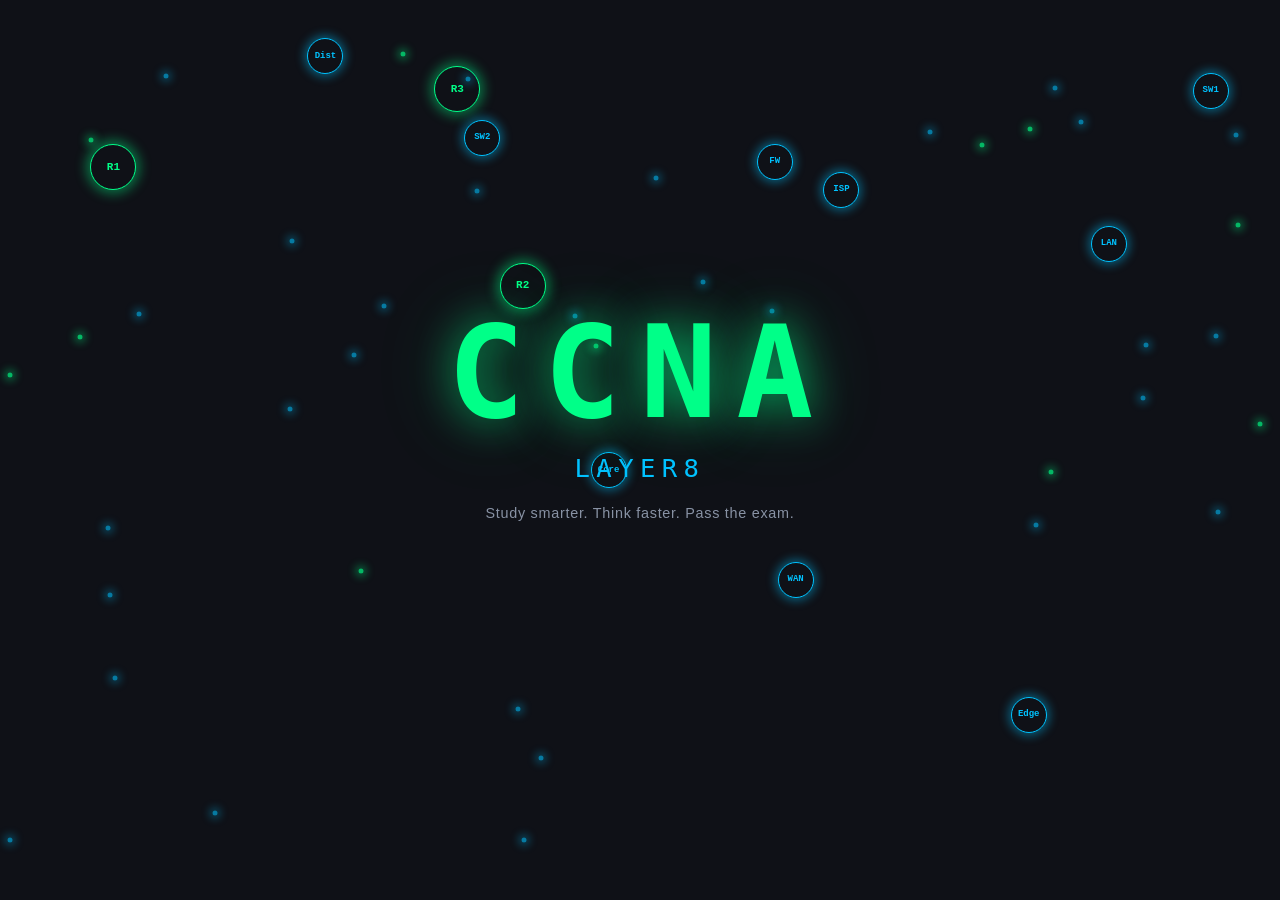
<file: index.html>
<!DOCTYPE html>
<html lang="en">
<head>
  <meta charset="UTF-8" />
  <meta name="viewport" content="width=device-width, initial-scale=1.0" />
  <title>Billy CCNA Dashboard</title>
  <link rel="stylesheet" href="css/style.css?v=7" />
  <link rel="stylesheet" href="css/quiz.css?v=5" />
  <link rel="stylesheet" href="css/acl.css?v=3" />
  <link rel="stylesheet" href="css/subnet.css?v=3" />
  <link rel="stylesheet" href="css/puzzle.css?v=8" />
  <link rel="stylesheet" href="css/typerace.css?v=5" />
  <link rel="stylesheet" href="css/subnet-methods.css?v=1" />
</head>
<body>

  <!-- ── Splash Screen ────────────────────────────────────── -->
  <div id="splash">
    <div class="splash-particles" id="splashParticles"></div>
    <div class="splash-content">
      <div class="splash-logo">CCNA</div>
      <div class="splash-subtitle">Layer8</div>
      <div class="splash-tagline">Study smarter. Think faster. Pass the exam.</div>
      <div class="splash-msg" id="splashMsg">[ PRESS ANY KEY TO BEGIN ]</div>
    </div>
  </div>

  <!-- ── Sidebar ─────────────────────────────────────────── -->
  <aside class="sidebar" id="sidebar">
    <div class="sidebar-logo">
      <svg class="logo-icon" viewBox="0 0 24 24" fill="none" stroke="currentColor" stroke-width="1.8">
        <!-- left hemisphere -->
        <path d="M12 5C9 5 6 7.5 6 11c0 1.5.5 2.8 1.3 3.8"/>
        <path d="M6 11c-1.5.2-3 1.2-3 3 0 1.5 1.2 2.5 2.5 2.5"/>
        <path d="M5.5 16.5C5 18 5.5 19.5 7 20"/>
        <!-- right hemisphere -->
        <path d="M12 5c3 0 6 2.5 6 6 0 1.5-.5 2.8-1.3 3.8"/>
        <path d="M18 11c1.5.2 3 1.2 3 3 0 1.5-1.2 2.5-2.5 2.5"/>
        <path d="M18.5 16.5C19 18 18.5 19.5 17 20"/>
        <!-- center line + connectors -->
        <line x1="12" y1="5" x2="12" y2="20"/>
        <path d="M12 9c-1.5 0-3 .8-3 2s1.5 2 3 2 3-.8 3-2-1.5-2-3-2"/>
      </svg>
      <span class="logo-text">Layer8</span>
    </div>

    <nav class="sidebar-nav">
      <div class="nav-section-label">Study</div>

      <a href="#" class="nav-item active" data-tool="flackbox">
        <svg viewBox="0 0 24 24" fill="none" stroke="currentColor" stroke-width="2">
          <rect x="2" y="5" width="20" height="14" rx="2"/>
          <path d="M2 10h20"/>
        </svg>
        <span>Flackbox Deck</span>
      </a>

      <a href="#" class="nav-item" data-tool="study">
        <svg viewBox="0 0 24 24" fill="none" stroke="currentColor" stroke-width="2">
          <path d="M9 11l3 3L22 4"/><path d="M21 12v7a2 2 0 01-2 2H5a2 2 0 01-2-2V5a2 2 0 012-2h11"/>
        </svg>
        <span>AI Study Deck <small class="nav-ai-badge">(AI Generated)</small></span>
      </a>

      <div class="nav-section-label" style="margin-top:24px;">Practice</div>

      <a href="#" class="nav-item" data-tool="typerace">
        <svg viewBox="0 0 24 24" fill="none" stroke="currentColor" stroke-width="1.8">
          <path d="M9.5 2a6.5 6.5 0 016.5 6.5c0 1.5-.5 2.9-1.4 4"/>
          <path d="M9.5 2C6 2 3 5 3 8.5c0 2 .9 3.8 2.3 5"/>
          <path d="M9.5 2v18"/>
          <path d="M9.5 20c0 0-4-1-5-4s1-5 1-5"/>
          <path d="M9.5 20c0 0 4-1 5-4s-1-5-1-5"/>
          <path d="M5.3 8.5c-1.3.3-2.3 1-2.3 2"/>
          <path d="M16 8.5c1 .5 2 1.5 2 3 0 1-.5 2-1.5 2.5"/>
        </svg>
        <span>Command Recall</span>
      </a>


      <a href="#" class="nav-item" data-tool="subnet-methods">
        <svg viewBox="0 0 24 24" fill="none" stroke="currentColor" stroke-width="2">
          <path d="M3 3h7v7H3zM14 3h7v7h-7zM14 14h7v7h-7zM3 14h7v7H3z"/>
        </svg>
        <span>Subnet Methods</span>
      </a>

      <a href="#" class="nav-item" data-tool="puzzle">
        <svg viewBox="0 0 24 24" fill="none" stroke="currentColor" stroke-width="2">
          <path d="M9 3H5a2 2 0 00-2 2v4m6-6h10a2 2 0 012 2v4M9 3v18m0 0h10a2 2 0 002-2v-4M9 21H5a2 2 0 01-2-2v-4m0 0h18"/>
        </svg>
        <span>Commands Puzzle</span>
      </a>

      <a href="#" class="nav-item" data-tool="subnet-calc" data-mode="drill">
        <svg viewBox="0 0 24 24" fill="none" stroke="currentColor" stroke-width="2">
          <rect x="3" y="3" width="18" height="18" rx="2"/>
          <path d="M3 9h18M9 21V9"/>
        </svg>
        <span>Octet Drill</span>
      </a>

      <a href="#" class="nav-item" data-tool="subnet-calc" data-mode="tnlogic">
        <svg viewBox="0 0 24 24" fill="none" stroke="currentColor" stroke-width="2">
          <path d="M12 2L2 7l10 5 10-5-10-5z"/>
          <path d="M2 17l10 5 10-5M2 12l10 5 10-5"/>
        </svg>
        <span>2&#x207F; Logic</span>
      </a>

      <a href="#" class="nav-item" data-tool="subnet-calc" data-mode="divmethod">
        <svg viewBox="0 0 24 24" fill="none" stroke="currentColor" stroke-width="2">
          <circle cx="12" cy="12" r="10"/>
          <path d="M8 12h8M12 8v8"/>
        </svg>
        <span>Division Method</span>
      </a>

      <div class="nav-section-label" style="margin-top:24px;">Tools</div>


      <a href="#" class="nav-item" data-tool="ios-reference">
        <svg viewBox="0 0 24 24" fill="none" stroke="currentColor" stroke-width="2">
          <path d="M4 7h16M4 12h16M4 17h10"/>
        </svg>
        <span>IOS Command Ref</span>
      </a>

      <a href="#" class="nav-item" data-tool="subnet-calc">
        <svg viewBox="0 0 24 24" fill="none" stroke="currentColor" stroke-width="2">
          <rect x="3" y="3" width="18" height="18" rx="2"/>
          <path d="M9 9h6M9 12h6M9 15h4"/>
        </svg>
        <span>Subnet Calculator</span>
      </a>

      <a href="#" class="nav-item" data-tool="acl-builder">
        <svg viewBox="0 0 24 24" fill="none" stroke="currentColor" stroke-width="2">
          <path d="M12 22s8-4 8-10V5l-8-3-8 3v7c0 6 8 10 8 10z"/>
        </svg>
        <span>ACL Builder</span>
      </a>

    </nav>

    <div class="sidebar-footer">
      <span>CCNA Dashboard v1.0</span>
    </div>
  </aside>

  <!-- ── Main Content ───────────────────────────────────── -->
  <main class="main-content">
    <div class="bg-particles" id="bgParticles"></div>

    <!-- Top bar -->
    <header class="topbar">
      <button class="sidebar-toggle" id="sidebarToggle" aria-label="Toggle sidebar">
        <svg viewBox="0 0 24 24" fill="none" stroke="currentColor" stroke-width="2.5">
          <path d="M3 6h18M3 12h18M3 18h18"/>
        </svg>
      </button>
      <h1 class="topbar-title">Study Site</h1>
      <div class="topbar-meta">
        <span class="stat-chip" id="statTotal">— commands</span>
      </div>
    </header>

    <!-- Tool: IOS Reference -->
    <section class="tool-panel" id="tool-ios-reference">

      <!-- Search bar -->
      <div class="search-wrapper">
        <svg class="search-icon" viewBox="0 0 24 24" fill="none" stroke="currentColor" stroke-width="2.5">
          <circle cx="11" cy="11" r="8"/><path d="M21 21l-4.35-4.35"/>
        </svg>
        <input
          type="text"
          id="searchInput"
          class="search-input"
          placeholder='Search commands or concepts… e.g. "OSPF neighbor", "trunk", "show interface"'
          autocomplete="off"
          spellcheck="false"
        />
        <button class="search-clear" id="searchClear" title="Clear search">&#x2715;</button>
      </div>

      <!-- Category filters -->
      <div class="filter-bar" id="filterBar">
        <button class="filter-btn active" data-cat="all">All</button>
        <button class="filter-btn" data-cat="interface">Interfaces</button>
        <button class="filter-btn" data-cat="routing">Routing</button>
        <button class="filter-btn" data-cat="ospf">OSPF</button>
        <button class="filter-btn" data-cat="eigrp">EIGRP</button>
        <button class="filter-btn" data-cat="rip">RIP</button>
        <button class="filter-btn" data-cat="bgp">BGP</button>
        <button class="filter-btn" data-cat="switching">Switching</button>
        <button class="filter-btn" data-cat="vlan">VLANs</button>
        <button class="filter-btn" data-cat="stp">STP</button>
        <button class="filter-btn" data-cat="ipv6">IPv6</button>
        <button class="filter-btn" data-cat="dhcp">DHCP</button>
        <button class="filter-btn" data-cat="fhrp">HSRP/FHRP</button>
        <button class="filter-btn" data-cat="etherchannel">EtherChannel</button>
        <button class="filter-btn" data-cat="wan">WAN/GRE</button>
        <button class="filter-btn" data-cat="security">Security</button>
        <button class="filter-btn" data-cat="nat">NAT</button>
        <button class="filter-btn" data-cat="system">System</button>
        <button class="filter-btn" data-cat="troubleshoot">Troubleshoot</button>
      </div>

      <!-- Results count -->
      <div class="results-meta" id="resultsMeta"></div>

      <!-- Command cards grid -->
      <div class="cards-grid" id="cardsGrid">
        <!-- Populated by app.js -->
      </div>

      <!-- Empty state -->
      <div class="empty-state" id="emptyState" style="display:none;">
        <svg viewBox="0 0 24 24" fill="none" stroke="currentColor" stroke-width="1.5">
          <circle cx="11" cy="11" r="8"/><path d="M21 21l-4.35-4.35"/>
          <path d="M8 11h6M11 8v6" stroke-dasharray="2 1"/>
        </svg>
        <p>No commands found for <strong id="emptyTerm"></strong></p>
        <span>Try a different keyword or browse by category.</span>
      </div>

    </section>

    <!-- Tool: Study (Flashcards + Quiz) -->
    <section class="tool-panel" id="tool-study">
      <!-- Populated by quiz.js -->
    </section>

    <!-- Tool: ACL Builder & Explainer -->
    <section class="tool-panel" id="tool-acl-builder">
      <!-- Populated by acl.js -->
    </section>

    <!-- Tool: Subnet Calculator -->
    <section class="tool-panel" id="tool-subnet-calc">
      <!-- Populated by subnet.js -->
    </section>

    <!-- Tool: Type Race -->
    <section class="tool-panel" id="tool-typerace">
      <!-- Populated by typerace.js -->
    </section>

    <!-- Tool: Flackbox Deck -->
    <section class="tool-panel" id="tool-flackbox">
      <!-- Populated by flackbox.js -->
    </section>

    <!-- Tool: Subnet Methods -->
    <section class="tool-panel" id="tool-subnet-methods">
      <!-- Populated by subnet-methods.js -->
    </section>

    <!-- Tool: Study Site -->
    <section class="tool-panel" id="tool-puzzle">
      <!-- Populated by puzzle.js -->
    </section>

  </main>

  <!-- ── Command Detail Modal ───────────────────────────── -->
  <div class="modal-overlay" id="modalOverlay">
    <div class="modal" id="modal" role="dialog" aria-modal="true">
      <button class="modal-close" id="modalClose" aria-label="Close">&times;</button>
      <div class="modal-body" id="modalBody">
        <!-- Populated by app.js -->
      </div>
    </div>
  </div>

  <script src="js/commands-data.js?v=3"></script>
  <script src="js/quiz-data.js?v=3"></script>
  <script src="js/puzzle-data.js?v=6"></script>
  <script src="js/flackbox-data.js?v=2"></script>
  <script src="js/app.js?v=13"></script>
  <script src="js/quiz.js?v=4"></script>
  <script src="js/acl.js?v=3"></script>
  <script src="js/subnet.js?v=7"></script>
  <script src="js/matrix.js?v=3"></script>
  <script src="js/network-bg.js?v=3"></script>
  <script src="js/puzzle.js?v=7"></script>
  <script src="js/flackbox.js?v=3"></script>
  <script src="js/typerace.js?v=12"></script>
  <script src="js/subnet-methods.js?v=1"></script>
  <script src="js/splash.js?v=5"></script>
</body>
</html>
</file>
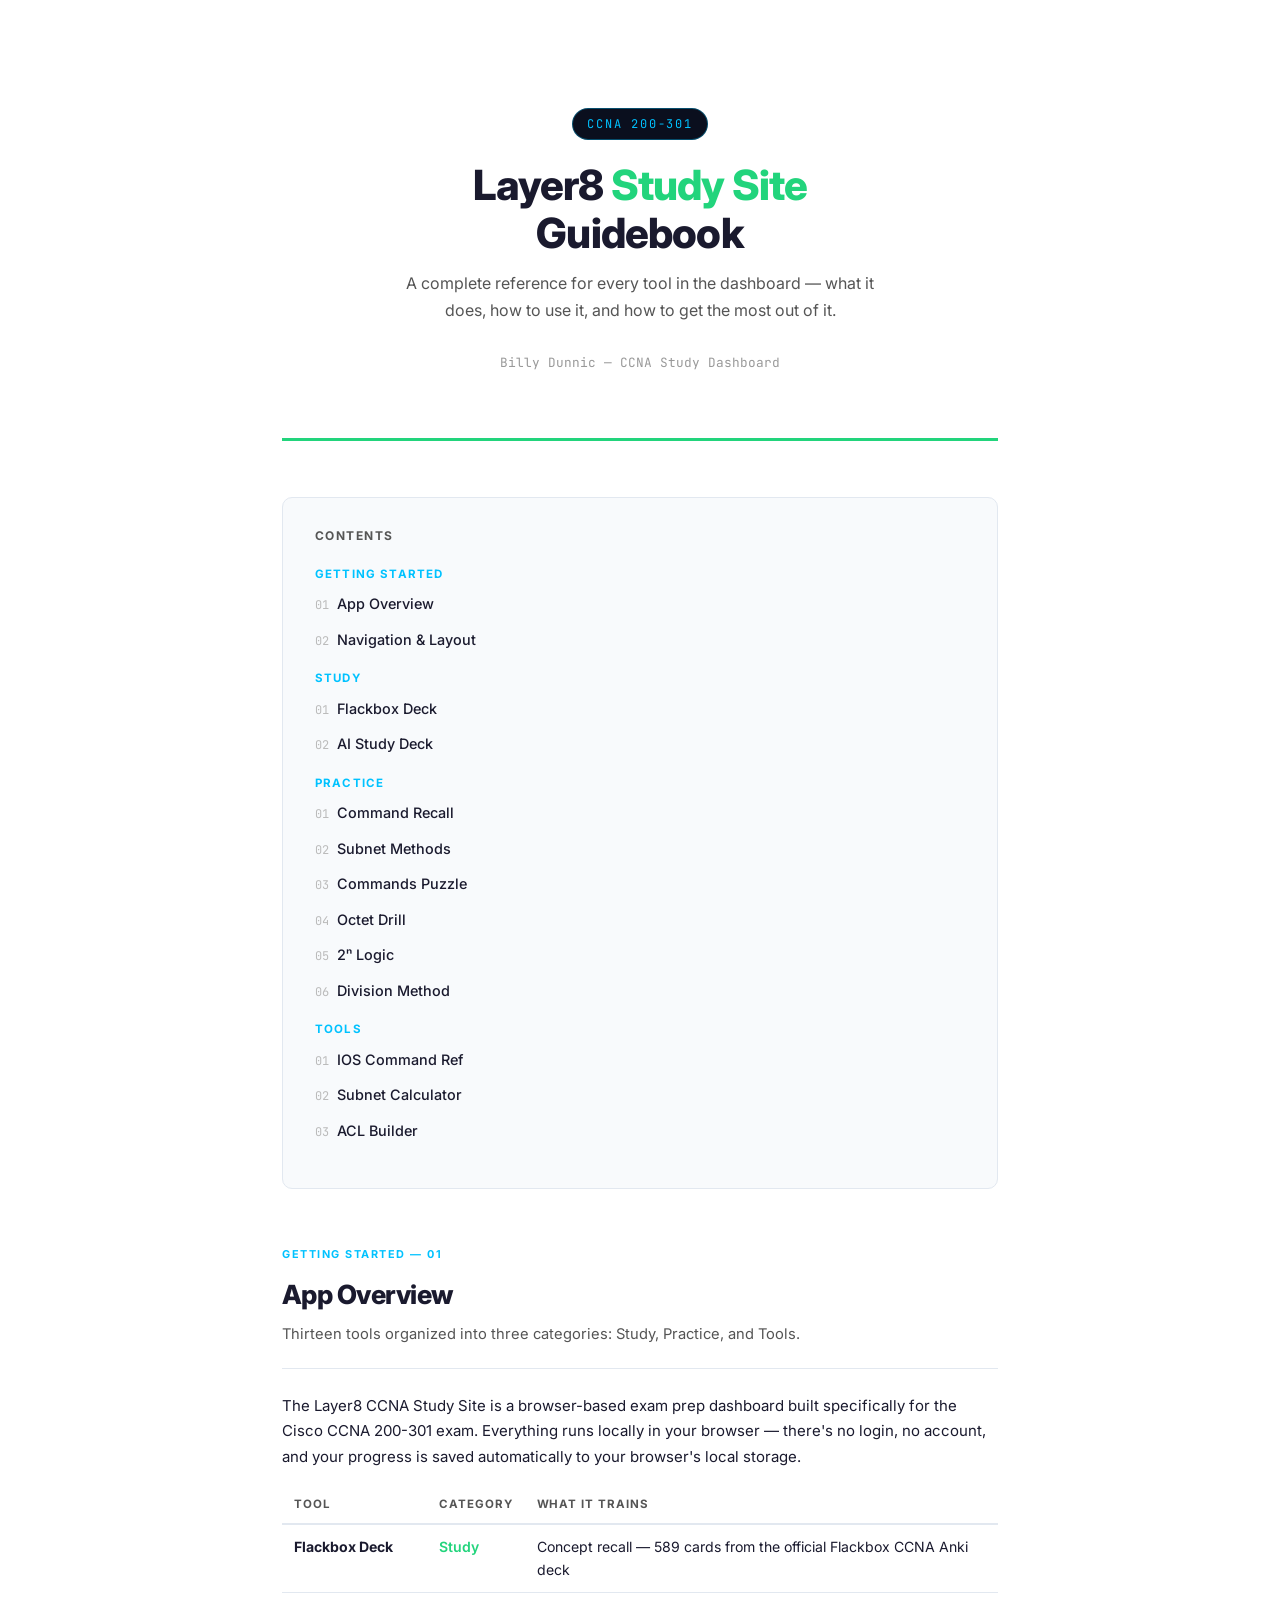
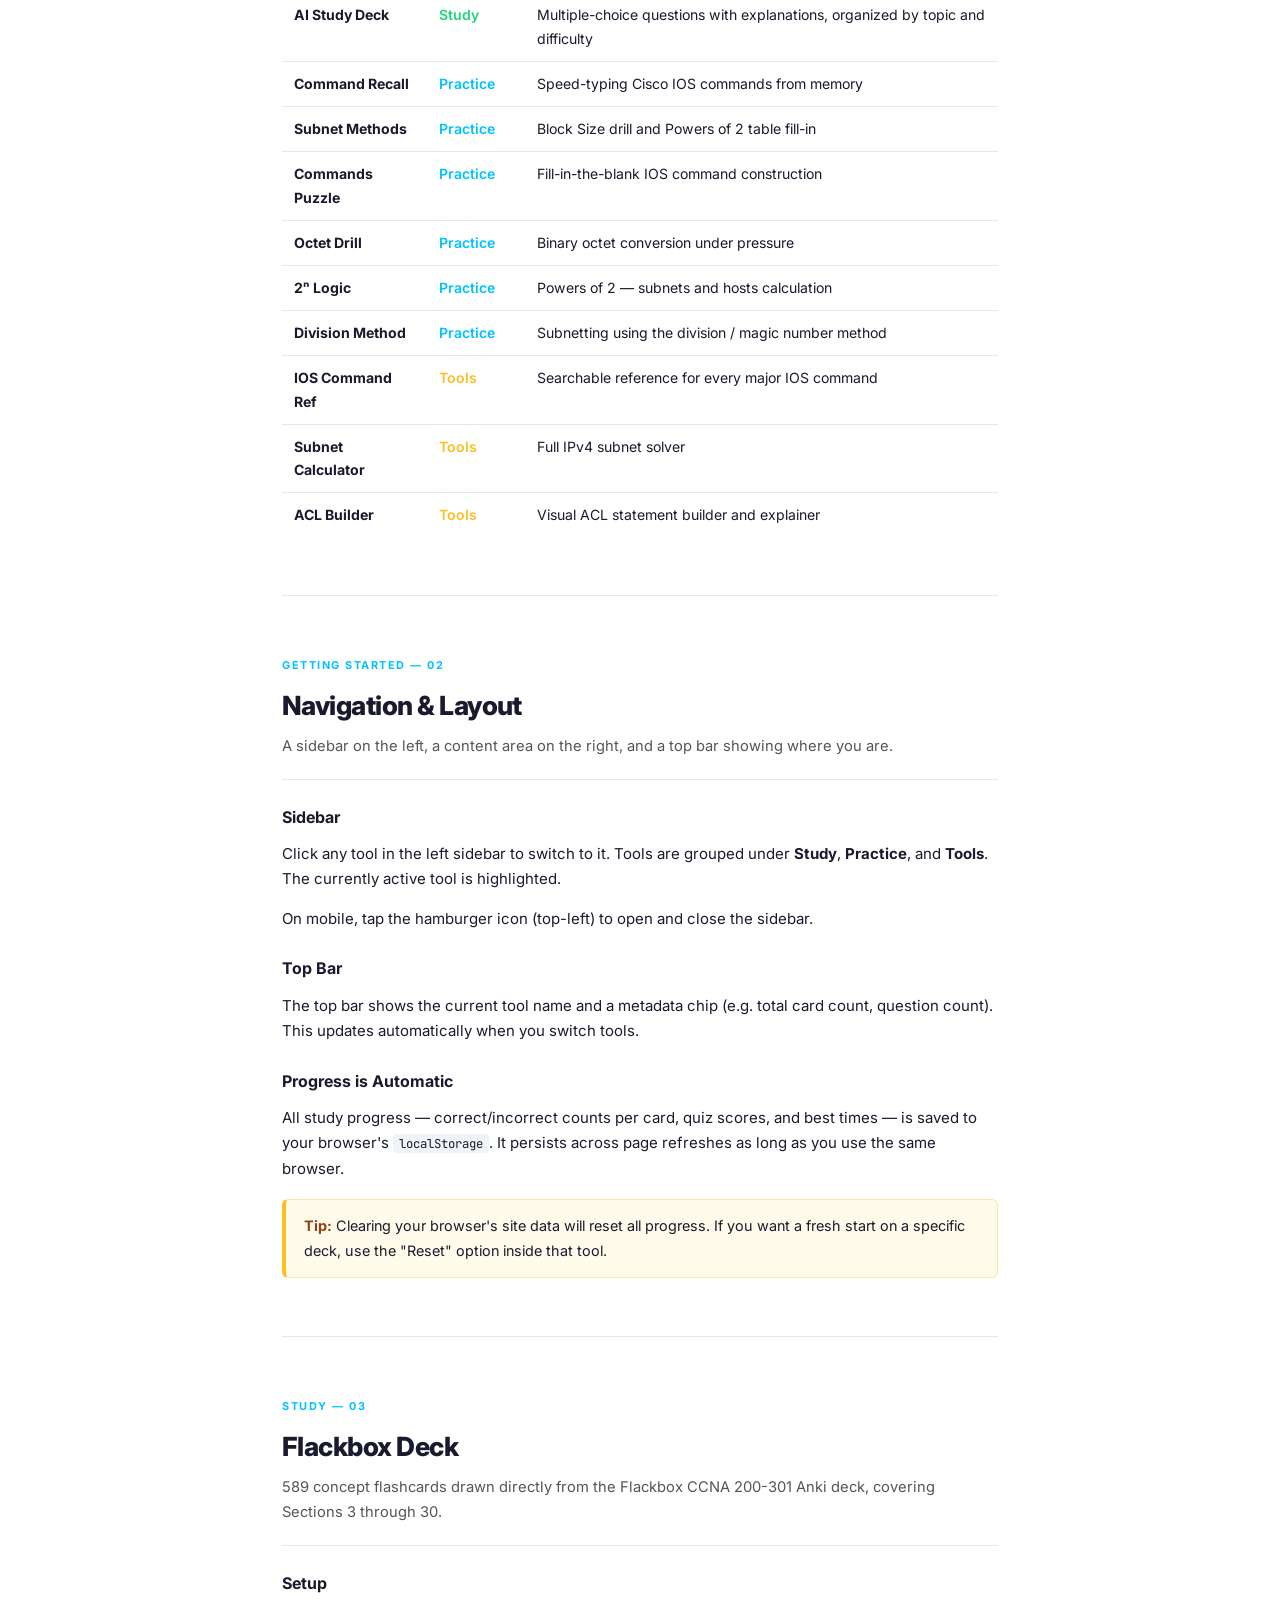
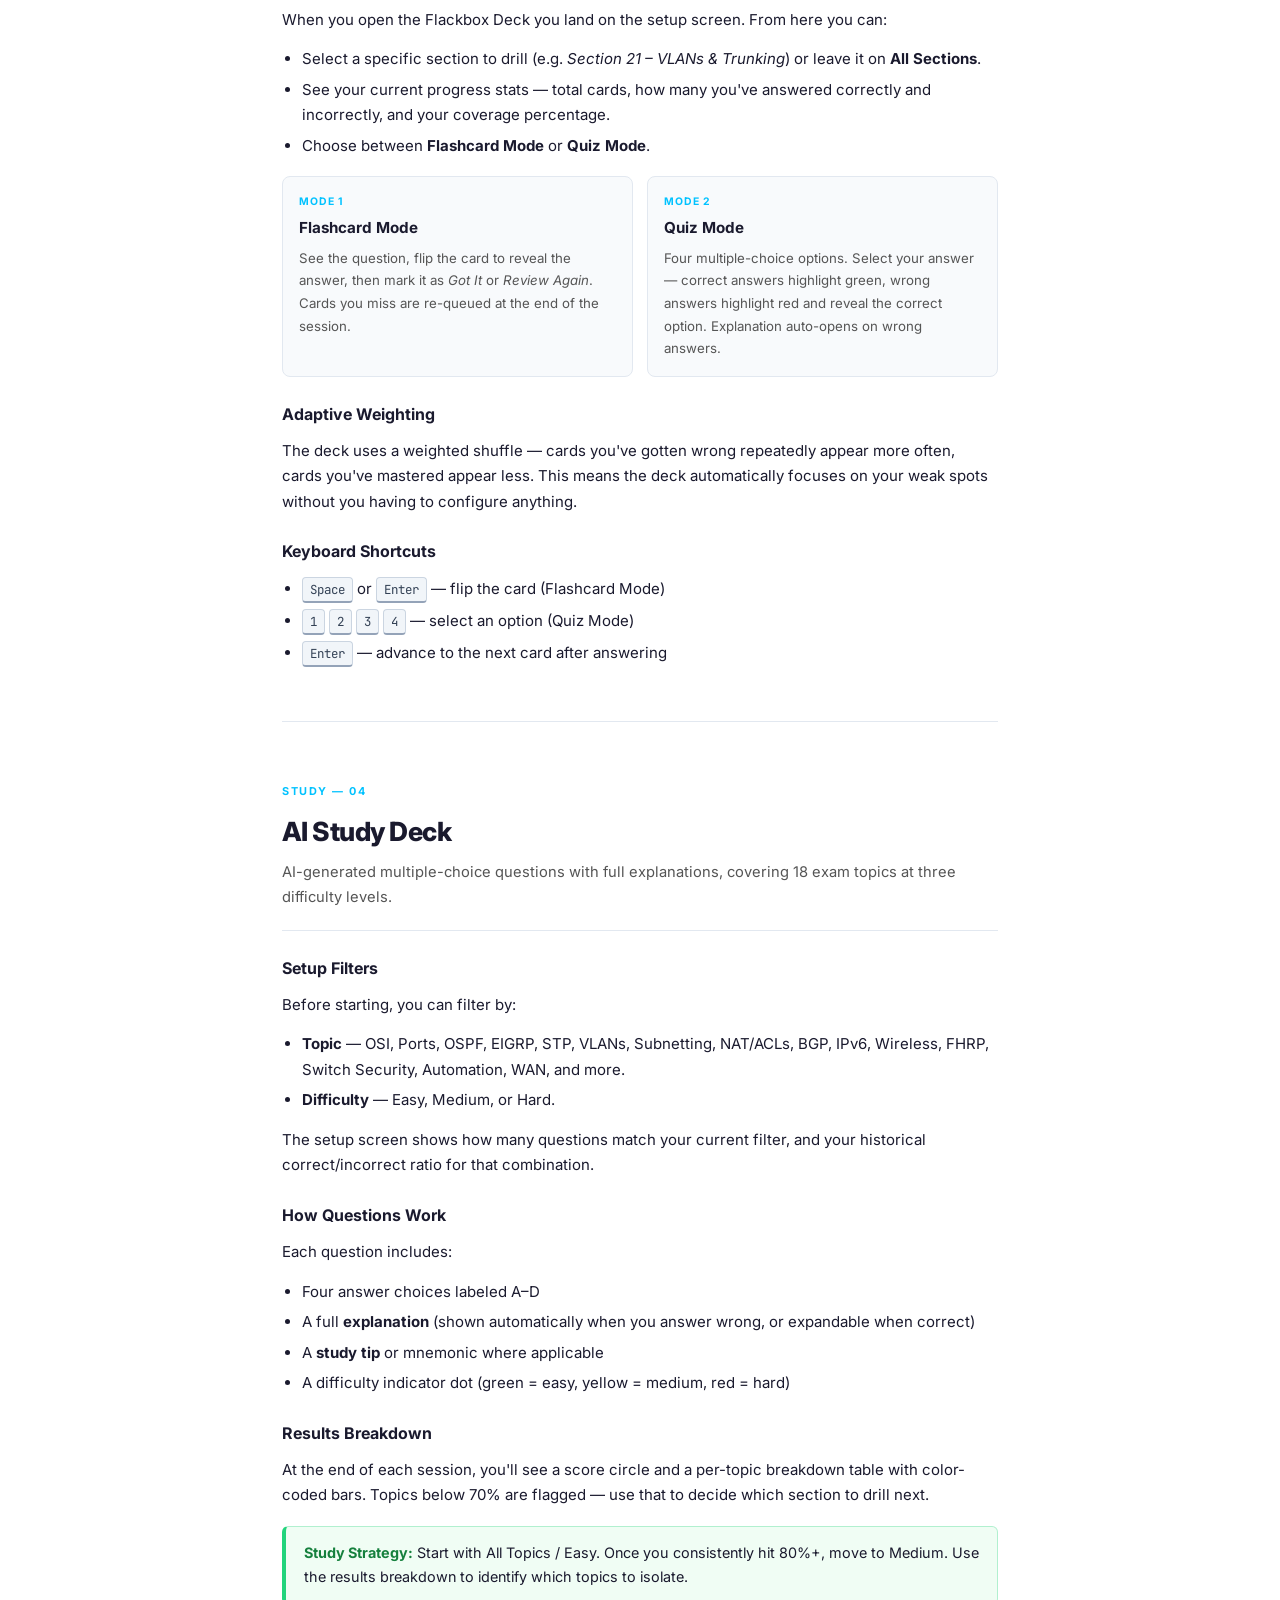
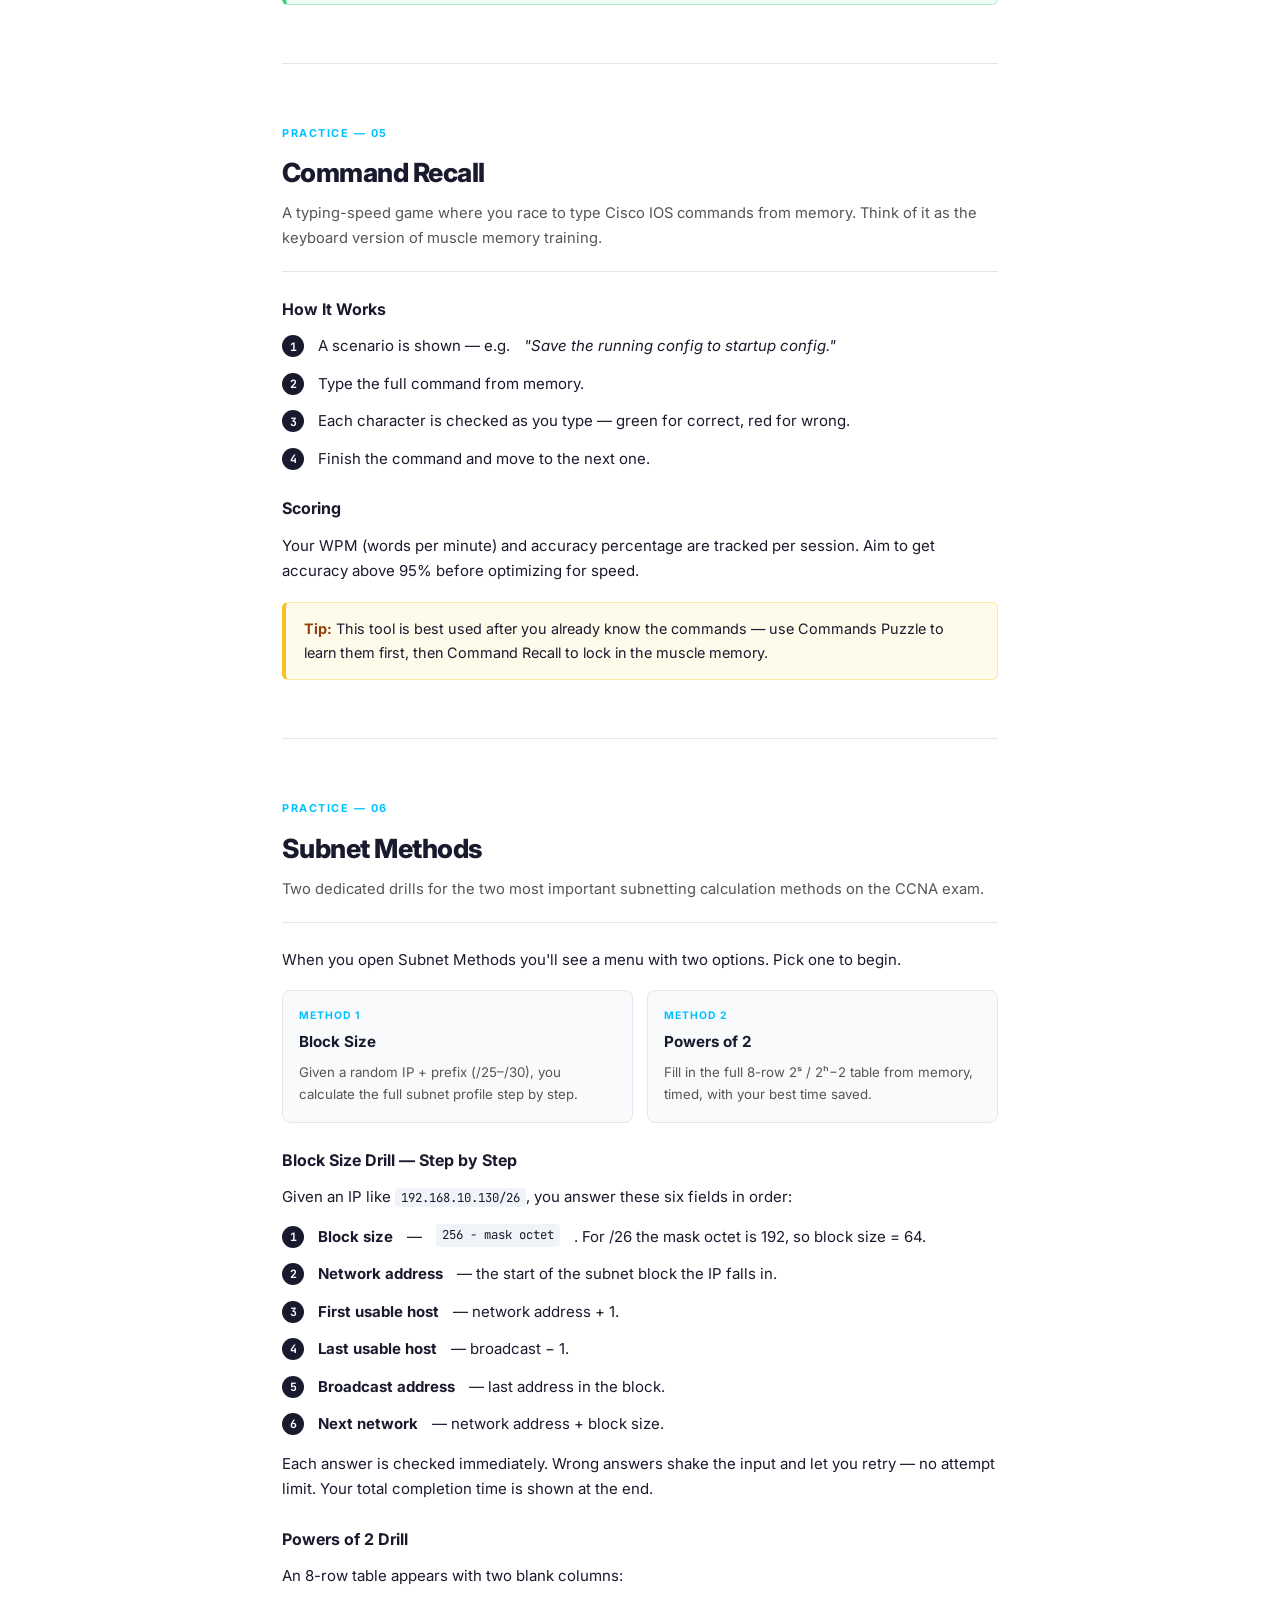
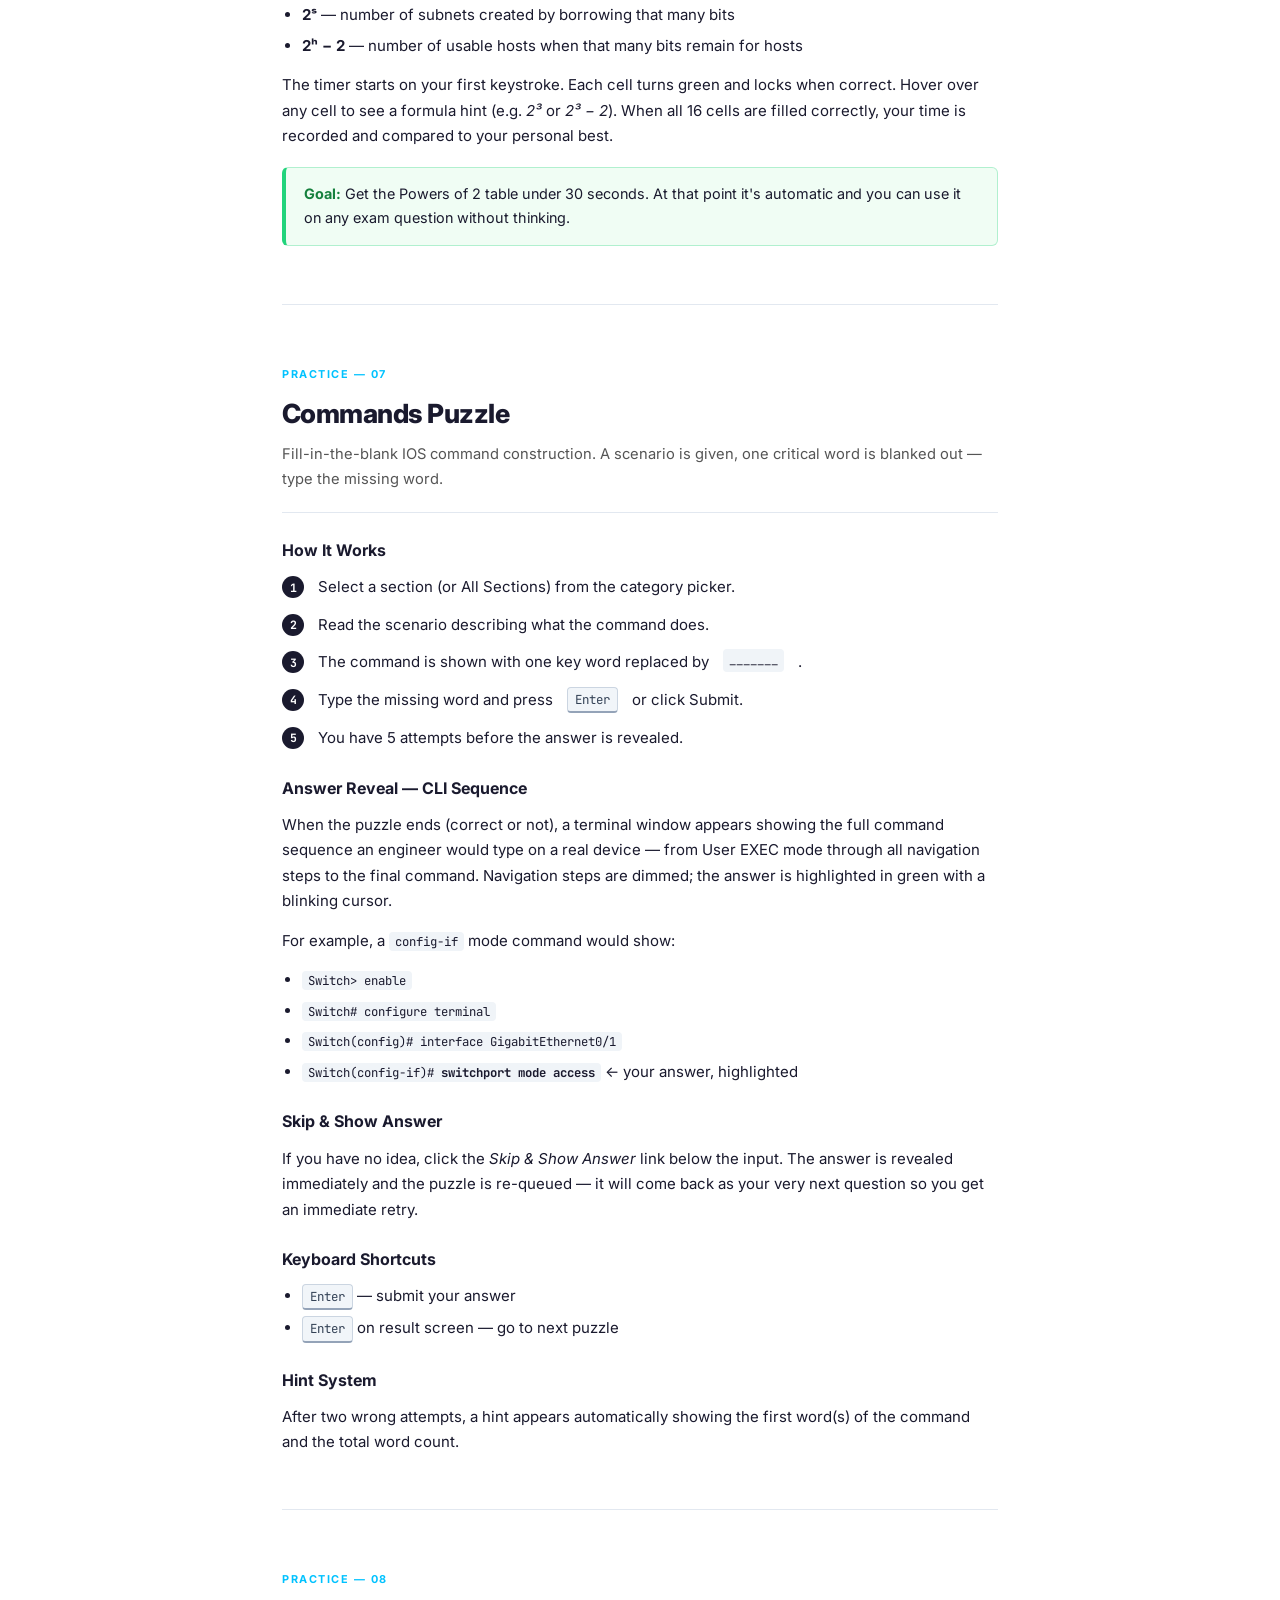
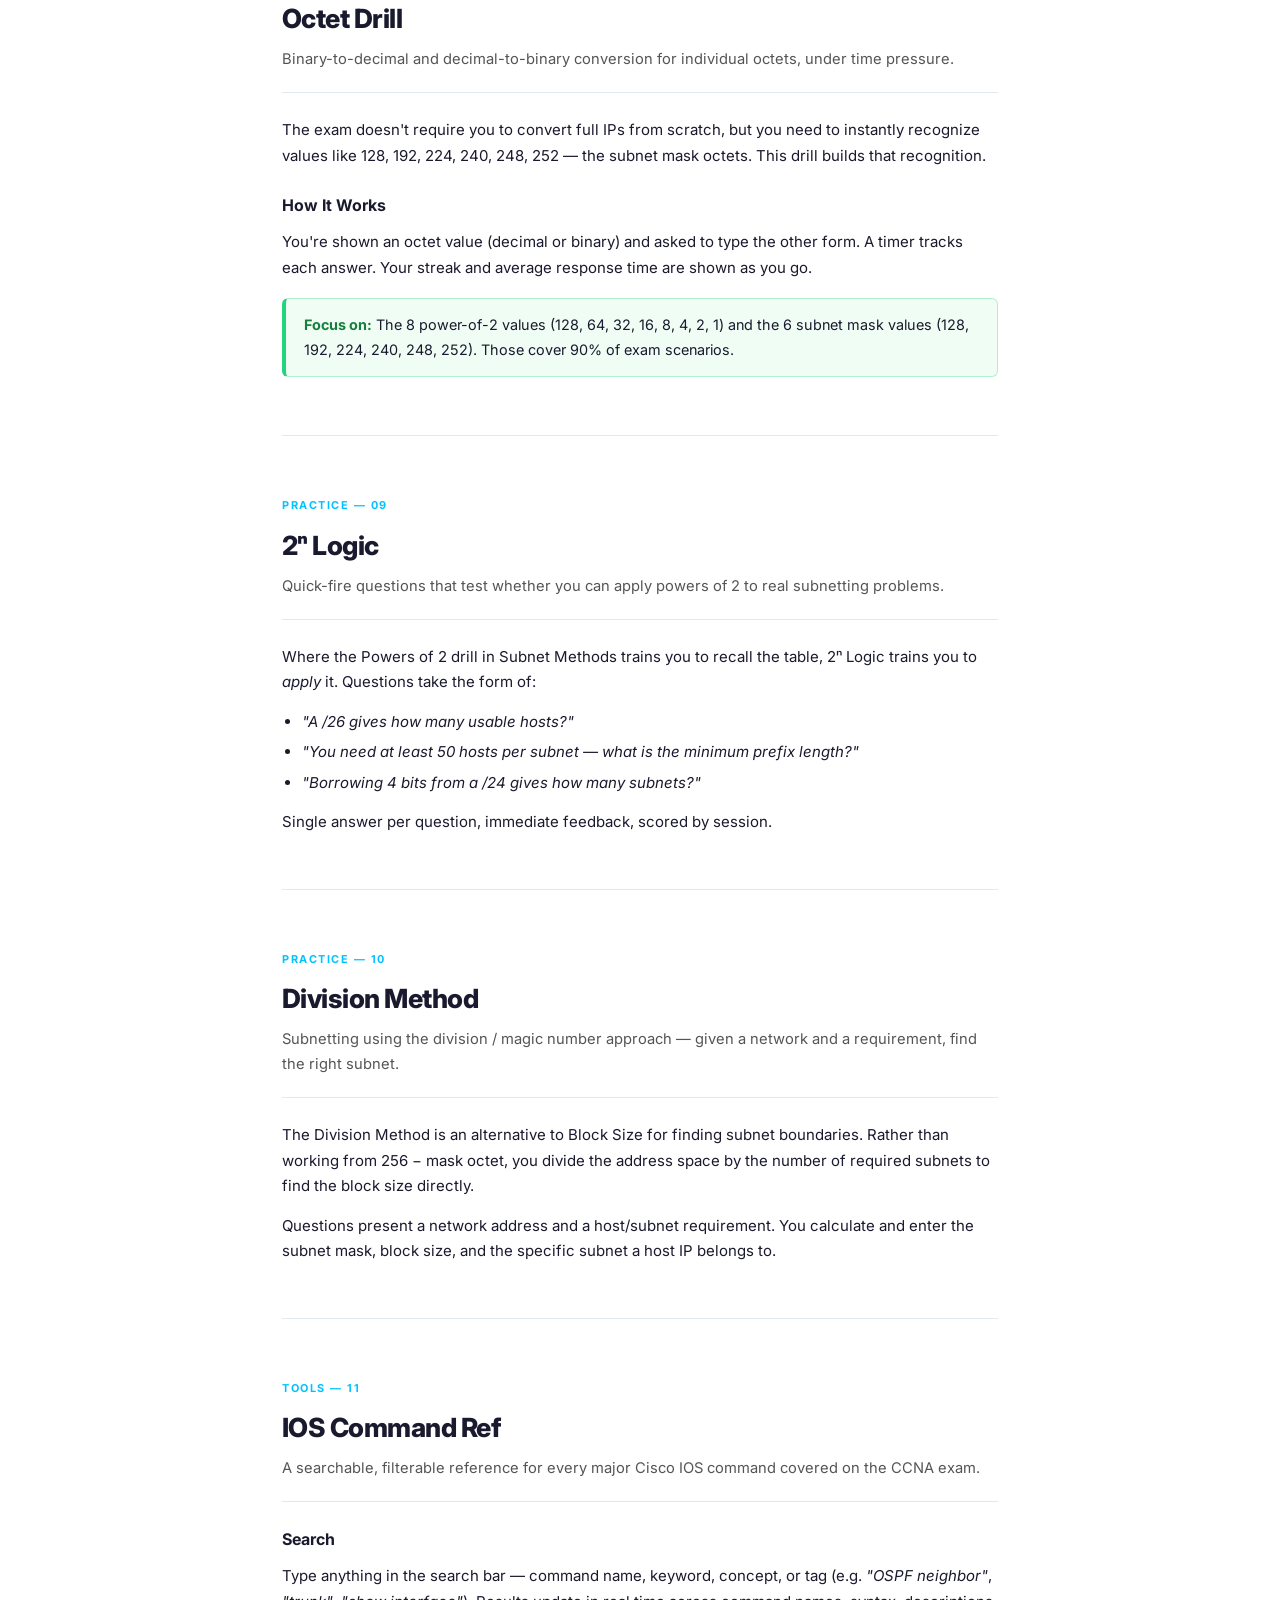
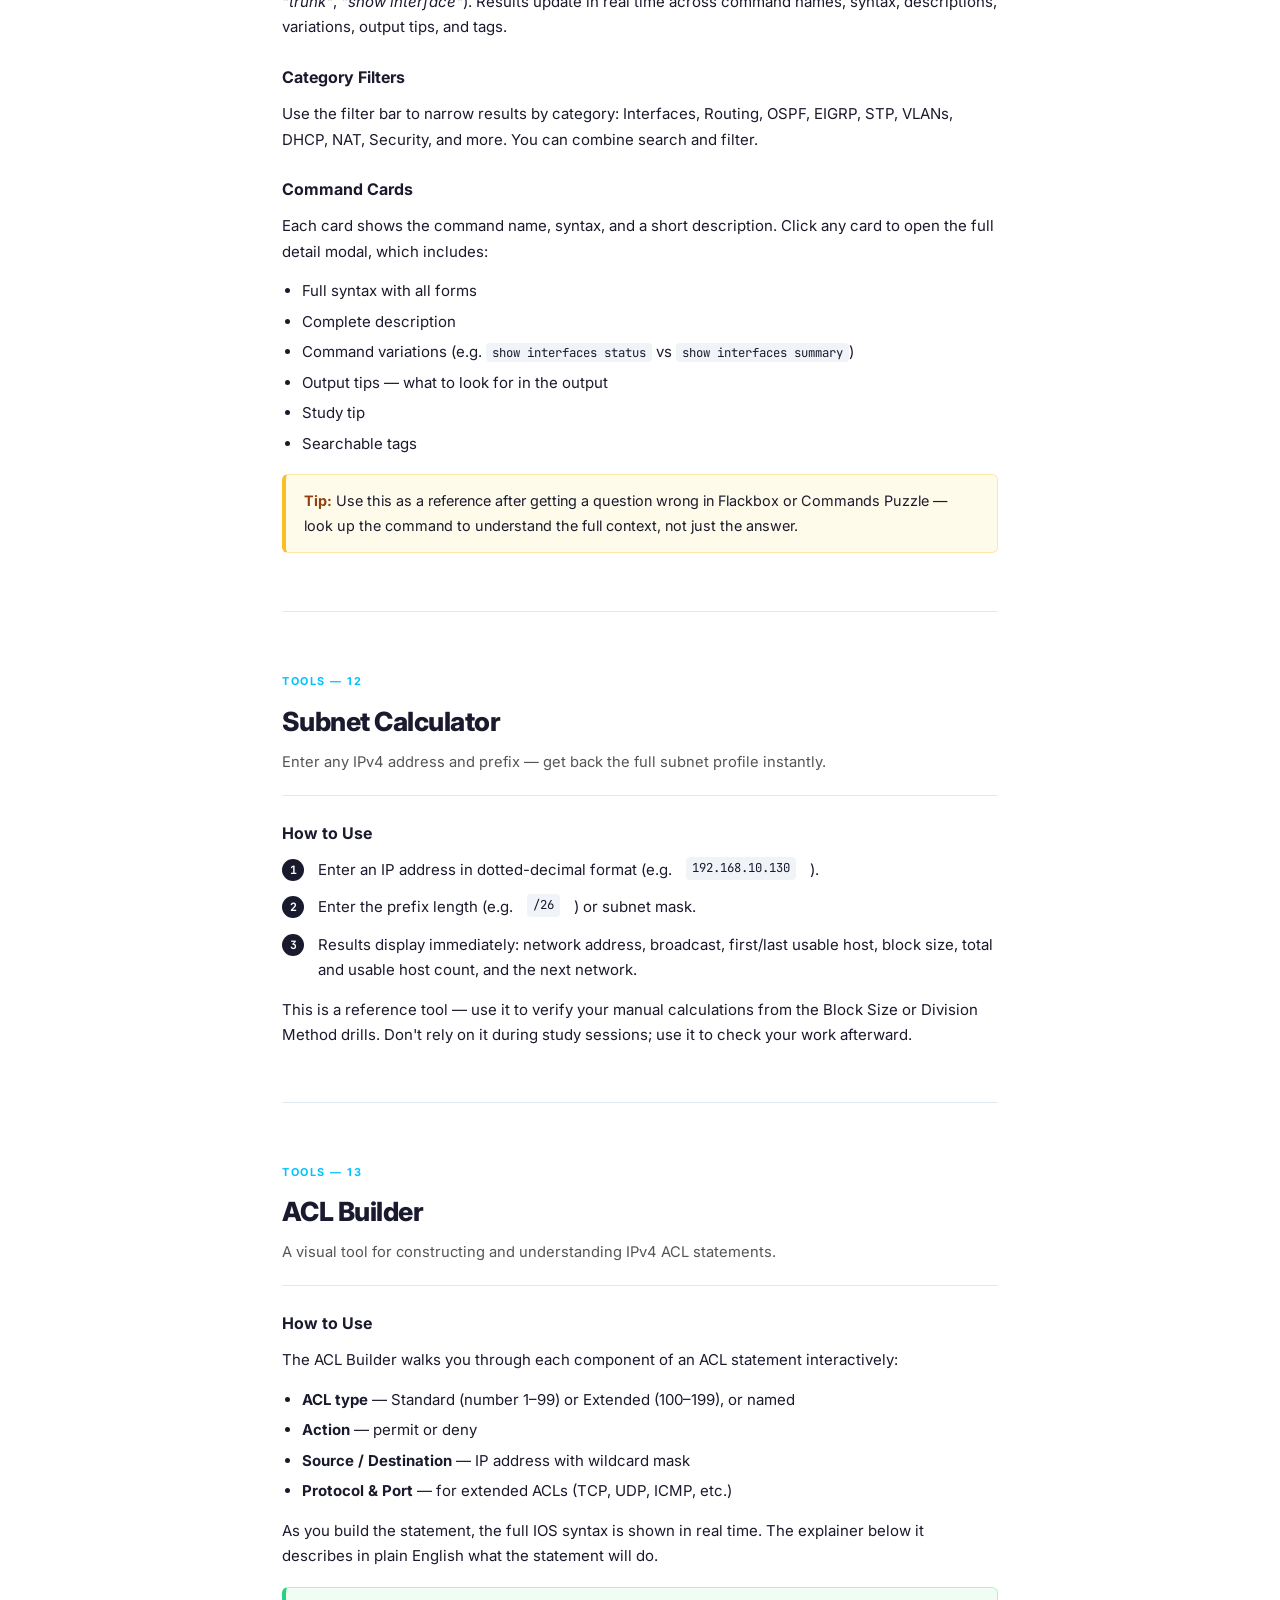
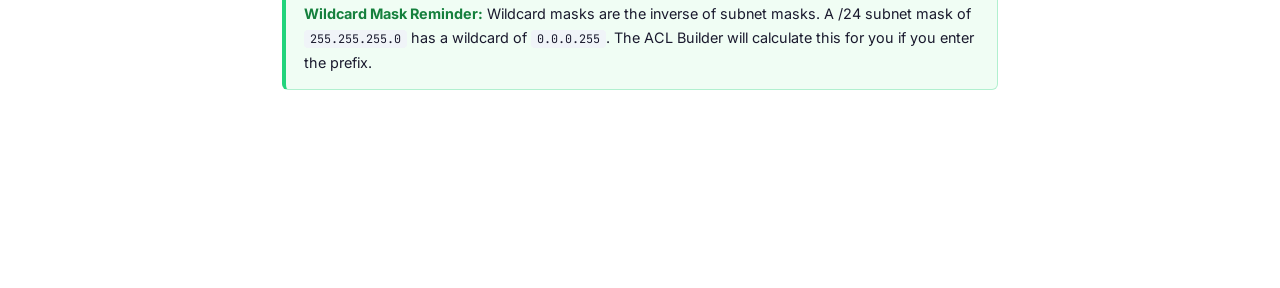
<file: guidebook.html>
<!DOCTYPE html>
<html lang="en">
<head>
  <meta charset="UTF-8" />
  <meta name="viewport" content="width=device-width, initial-scale=1.0" />
  <title>Layer8 CCNA Study Site — Guidebook</title>
  <style>
    @import url('https://fonts.googleapis.com/css2?family=Inter:wght@400;500;600;700;800&family=JetBrains+Mono:wght@400;600&display=swap');

    :root {
      --green:   #22d47c;
      --accent:  #00c2ff;
      --yellow:  #fbbf24;
      --text:    #1a1a2e;
      --muted:   #555;
      --border:  #e2e8f0;
      --bg-code: #f0f4f8;
    }

    * { box-sizing: border-box; margin: 0; padding: 0; }

    body {
      font-family: 'Inter', sans-serif;
      font-size: 15px;
      color: var(--text);
      background: #fff;
      line-height: 1.7;
      max-width: 780px;
      margin: 0 auto;
      padding: 48px 32px 80px;
    }

    /* Cover */
    .cover {
      text-align: center;
      padding: 60px 0 50px;
      border-bottom: 3px solid var(--green);
      margin-bottom: 56px;
    }

    .cover-badge {
      display: inline-block;
      background: #0a0f1e;
      color: var(--accent);
      font-family: 'JetBrains Mono', monospace;
      font-size: 0.75rem;
      letter-spacing: 0.15em;
      padding: 5px 14px;
      border-radius: 20px;
      border: 1px solid rgba(0,194,255,0.35);
      margin-bottom: 22px;
    }

    .cover h1 {
      font-size: 2.6rem;
      font-weight: 800;
      letter-spacing: -0.02em;
      line-height: 1.15;
      margin-bottom: 12px;
    }

    .cover h1 span { color: var(--green); }

    .cover-sub {
      font-size: 1rem;
      color: var(--muted);
      max-width: 480px;
      margin: 0 auto 28px;
    }

    .cover-meta {
      font-size: 0.8rem;
      color: #999;
      font-family: 'JetBrains Mono', monospace;
    }

    /* TOC */
    .toc {
      background: #f8fafc;
      border: 1px solid var(--border);
      border-radius: 10px;
      padding: 28px 32px;
      margin-bottom: 56px;
    }

    .toc h2 {
      font-size: 0.75rem;
      font-weight: 700;
      text-transform: uppercase;
      letter-spacing: 0.12em;
      color: var(--muted);
      margin-bottom: 18px;
    }

    .toc-section { margin-bottom: 12px; }

    .toc-section-label {
      font-size: 0.72rem;
      font-weight: 700;
      text-transform: uppercase;
      letter-spacing: 0.1em;
      color: var(--accent);
      margin-bottom: 5px;
    }

    .toc ol {
      list-style: none;
      counter-reset: toc;
      padding: 0;
    }

    .toc ol li {
      counter-increment: toc;
      display: flex;
      align-items: baseline;
      gap: 8px;
      font-size: 0.9rem;
      padding: 3px 0;
    }

    .toc ol li::before {
      content: counter(toc, decimal-leading-zero);
      font-family: 'JetBrains Mono', monospace;
      font-size: 0.75rem;
      color: #bbb;
      flex-shrink: 0;
    }

    .toc ol li a {
      color: var(--text);
      text-decoration: none;
      font-weight: 500;
    }
    .toc ol li a:hover { color: var(--green); }

    /* Sections */
    .section {
      margin-bottom: 60px;
      padding-bottom: 40px;
      border-bottom: 1px solid var(--border);
    }
    .section:last-child { border-bottom: none; }

    .section-label {
      font-size: 0.68rem;
      font-weight: 700;
      text-transform: uppercase;
      letter-spacing: 0.14em;
      color: var(--accent);
      margin-bottom: 8px;
    }

    .section h2 {
      font-size: 1.65rem;
      font-weight: 800;
      letter-spacing: -0.02em;
      margin-bottom: 6px;
    }

    .section-tagline {
      font-size: 0.92rem;
      color: var(--muted);
      margin-bottom: 24px;
      padding-bottom: 20px;
      border-bottom: 1px solid var(--border);
    }

    h3 {
      font-size: 1rem;
      font-weight: 700;
      margin: 24px 0 10px;
      color: var(--text);
    }

    p { margin-bottom: 14px; }

    ul, ol {
      padding-left: 20px;
      margin-bottom: 14px;
    }

    li { margin-bottom: 5px; }

    code {
      font-family: 'JetBrains Mono', monospace;
      font-size: 0.82em;
      background: var(--bg-code);
      padding: 1px 6px;
      border-radius: 4px;
      color: #1a1a2e;
    }

    /* Key callout */
    .key-box {
      background: #f0fdf4;
      border: 1px solid rgba(34,212,124,0.3);
      border-left: 4px solid var(--green);
      border-radius: 6px;
      padding: 14px 18px;
      margin: 18px 0;
      font-size: 0.9rem;
    }

    .key-box strong { color: #15803d; }

    .tip-box {
      background: #fffbeb;
      border: 1px solid rgba(251,191,36,0.35);
      border-left: 4px solid var(--yellow);
      border-radius: 6px;
      padding: 14px 18px;
      margin: 18px 0;
      font-size: 0.9rem;
    }

    .tip-box strong { color: #92400e; }

    /* Step list */
    .steps {
      list-style: none;
      padding: 0;
      counter-reset: steps;
      margin-bottom: 14px;
    }
    .steps li {
      counter-increment: steps;
      display: flex;
      gap: 14px;
      margin-bottom: 12px;
      align-items: flex-start;
    }
    .steps li::before {
      content: counter(steps);
      background: var(--text);
      color: #fff;
      font-family: 'JetBrains Mono', monospace;
      font-size: 0.72rem;
      font-weight: 700;
      width: 22px;
      height: 22px;
      border-radius: 50%;
      display: flex;
      align-items: center;
      justify-content: center;
      flex-shrink: 0;
      margin-top: 2px;
    }

    /* Keyboard shortcut pills */
    kbd {
      display: inline-block;
      font-family: 'JetBrains Mono', monospace;
      font-size: 0.78rem;
      background: #f1f5f9;
      border: 1px solid #cbd5e1;
      border-bottom: 2px solid #94a3b8;
      border-radius: 4px;
      padding: 1px 7px;
      color: #334155;
    }

    /* Mode cards */
    .mode-grid {
      display: grid;
      grid-template-columns: 1fr 1fr;
      gap: 14px;
      margin: 18px 0;
    }

    .mode-card {
      background: #f8fafc;
      border: 1px solid var(--border);
      border-radius: 8px;
      padding: 16px;
    }

    .mode-card-label {
      font-size: 0.65rem;
      font-weight: 700;
      text-transform: uppercase;
      letter-spacing: 0.1em;
      color: var(--accent);
      margin-bottom: 4px;
    }

    .mode-card-name {
      font-weight: 700;
      font-size: 0.95rem;
      margin-bottom: 6px;
    }

    .mode-card p {
      font-size: 0.83rem;
      color: var(--muted);
      margin: 0;
    }

    /* Tool pill */
    .tool-pill {
      display: inline-block;
      background: #0a0f1e;
      color: var(--green);
      font-family: 'JetBrains Mono', monospace;
      font-size: 0.72rem;
      padding: 2px 10px;
      border-radius: 20px;
      border: 1px solid rgba(34,212,124,0.3);
      margin-right: 6px;
      vertical-align: middle;
    }

    /* Intro overview table */
    .overview-table {
      width: 100%;
      border-collapse: collapse;
      margin: 18px 0;
      font-size: 0.88rem;
    }

    .overview-table th {
      text-align: left;
      padding: 8px 12px;
      font-size: 0.72rem;
      text-transform: uppercase;
      letter-spacing: 0.08em;
      color: var(--muted);
      border-bottom: 2px solid var(--border);
    }

    .overview-table td {
      padding: 10px 12px;
      border-bottom: 1px solid var(--border);
      vertical-align: top;
    }

    .overview-table tr:last-child td { border-bottom: none; }

    .tag-study   { color: var(--green);  font-weight: 600; }
    .tag-practice { color: var(--accent); font-weight: 600; }
    .tag-tools   { color: var(--yellow); font-weight: 600; }

    /* Print */
    @media print {
      body { padding: 20px; font-size: 13px; }
      .cover { padding: 30px 0 30px; }
      .section { page-break-inside: avoid; }
      a { color: inherit; text-decoration: none; }
    }

    @media (max-width: 600px) {
      body { padding: 24px 16px 48px; }
      .mode-grid { grid-template-columns: 1fr; }
      .cover h1 { font-size: 1.8rem; }
    }
  </style>
</head>
<body>

<!-- ── Cover ─────────────────────────────────────────────────── -->
<div class="cover">
  <div class="cover-badge">CCNA 200-301</div>
  <h1>Layer8 <span>Study Site</span><br>Guidebook</h1>
  <p class="cover-sub">A complete reference for every tool in the dashboard — what it does, how to use it, and how to get the most out of it.</p>
  <p class="cover-meta">Billy Dunnic — CCNA Study Dashboard</p>
</div>

<!-- ── Table of Contents ─────────────────────────────────────── -->
<div class="toc">
  <h2>Contents</h2>

  <div class="toc-section">
    <div class="toc-section-label">Getting Started</div>
    <ol start="1">
      <li><a href="#overview">App Overview</a></li>
      <li><a href="#navigation">Navigation & Layout</a></li>
    </ol>
  </div>

  <div class="toc-section">
    <div class="toc-section-label">Study</div>
    <ol start="3">
      <li><a href="#flackbox">Flackbox Deck</a></li>
      <li><a href="#ai-study">AI Study Deck</a></li>
    </ol>
  </div>

  <div class="toc-section">
    <div class="toc-section-label">Practice</div>
    <ol start="5">
      <li><a href="#command-recall">Command Recall</a></li>
      <li><a href="#subnet-methods">Subnet Methods</a></li>
      <li><a href="#commands-puzzle">Commands Puzzle</a></li>
      <li><a href="#octet-drill">Octet Drill</a></li>
      <li><a href="#pow2-logic">2ⁿ Logic</a></li>
      <li><a href="#div-method">Division Method</a></li>
    </ol>
  </div>

  <div class="toc-section">
    <div class="toc-section-label">Tools</div>
    <ol start="11">
      <li><a href="#ios-ref">IOS Command Ref</a></li>
      <li><a href="#subnet-calc">Subnet Calculator</a></li>
      <li><a href="#acl-builder">ACL Builder</a></li>
    </ol>
  </div>
</div>

<!-- ═══════════════════════════════════════════════════════════ -->
<!--  GETTING STARTED                                           -->
<!-- ═══════════════════════════════════════════════════════════ -->

<div class="section" id="overview">
  <div class="section-label">Getting Started — 01</div>
  <h2>App Overview</h2>
  <p class="section-tagline">Thirteen tools organized into three categories: Study, Practice, and Tools.</p>

  <p>The Layer8 CCNA Study Site is a browser-based exam prep dashboard built specifically for the Cisco CCNA 200-301 exam. Everything runs locally in your browser — there's no login, no account, and your progress is saved automatically to your browser's local storage.</p>

  <table class="overview-table">
    <thead>
      <tr>
        <th>Tool</th>
        <th>Category</th>
        <th>What it trains</th>
      </tr>
    </thead>
    <tbody>
      <tr><td><strong>Flackbox Deck</strong></td><td><span class="tag-study">Study</span></td><td>Concept recall — 589 cards from the official Flackbox CCNA Anki deck</td></tr>
      <tr><td><strong>AI Study Deck</strong></td><td><span class="tag-study">Study</span></td><td>Multiple-choice questions with explanations, organized by topic and difficulty</td></tr>
      <tr><td><strong>Command Recall</strong></td><td><span class="tag-practice">Practice</span></td><td>Speed-typing Cisco IOS commands from memory</td></tr>
      <tr><td><strong>Subnet Methods</strong></td><td><span class="tag-practice">Practice</span></td><td>Block Size drill and Powers of 2 table fill-in</td></tr>
      <tr><td><strong>Commands Puzzle</strong></td><td><span class="tag-practice">Practice</span></td><td>Fill-in-the-blank IOS command construction</td></tr>
      <tr><td><strong>Octet Drill</strong></td><td><span class="tag-practice">Practice</span></td><td>Binary octet conversion under pressure</td></tr>
      <tr><td><strong>2ⁿ Logic</strong></td><td><span class="tag-practice">Practice</span></td><td>Powers of 2 — subnets and hosts calculation</td></tr>
      <tr><td><strong>Division Method</strong></td><td><span class="tag-practice">Practice</span></td><td>Subnetting using the division / magic number method</td></tr>
      <tr><td><strong>IOS Command Ref</strong></td><td><span class="tag-tools">Tools</span></td><td>Searchable reference for every major IOS command</td></tr>
      <tr><td><strong>Subnet Calculator</strong></td><td><span class="tag-tools">Tools</span></td><td>Full IPv4 subnet solver</td></tr>
      <tr><td><strong>ACL Builder</strong></td><td><span class="tag-tools">Tools</span></td><td>Visual ACL statement builder and explainer</td></tr>
    </tbody>
  </table>
</div>

<div class="section" id="navigation">
  <div class="section-label">Getting Started — 02</div>
  <h2>Navigation &amp; Layout</h2>
  <p class="section-tagline">A sidebar on the left, a content area on the right, and a top bar showing where you are.</p>

  <h3>Sidebar</h3>
  <p>Click any tool in the left sidebar to switch to it. Tools are grouped under <strong>Study</strong>, <strong>Practice</strong>, and <strong>Tools</strong>. The currently active tool is highlighted.</p>
  <p>On mobile, tap the hamburger icon (top-left) to open and close the sidebar.</p>

  <h3>Top Bar</h3>
  <p>The top bar shows the current tool name and a metadata chip (e.g. total card count, question count). This updates automatically when you switch tools.</p>

  <h3>Progress is Automatic</h3>
  <p>All study progress — correct/incorrect counts per card, quiz scores, and best times — is saved to your browser's <code>localStorage</code>. It persists across page refreshes as long as you use the same browser.</p>

  <div class="tip-box">
    <strong>Tip:</strong> Clearing your browser's site data will reset all progress. If you want a fresh start on a specific deck, use the "Reset" option inside that tool.
  </div>
</div>

<!-- ═══════════════════════════════════════════════════════════ -->
<!--  STUDY                                                     -->
<!-- ═══════════════════════════════════════════════════════════ -->

<div class="section" id="flackbox">
  <div class="section-label">Study — 03</div>
  <h2>Flackbox Deck</h2>
  <p class="section-tagline">589 concept flashcards drawn directly from the Flackbox CCNA 200-301 Anki deck, covering Sections 3 through 30.</p>

  <h3>Setup</h3>
  <p>When you open the Flackbox Deck you land on the setup screen. From here you can:</p>
  <ul>
    <li>Select a specific section to drill (e.g. <em>Section 21 – VLANs &amp; Trunking</em>) or leave it on <strong>All Sections</strong>.</li>
    <li>See your current progress stats — total cards, how many you've answered correctly and incorrectly, and your coverage percentage.</li>
    <li>Choose between <strong>Flashcard Mode</strong> or <strong>Quiz Mode</strong>.</li>
  </ul>

  <div class="mode-grid">
    <div class="mode-card">
      <div class="mode-card-label">Mode 1</div>
      <div class="mode-card-name">Flashcard Mode</div>
      <p>See the question, flip the card to reveal the answer, then mark it as <em>Got It</em> or <em>Review Again</em>. Cards you miss are re-queued at the end of the session.</p>
    </div>
    <div class="mode-card">
      <div class="mode-card-label">Mode 2</div>
      <div class="mode-card-name">Quiz Mode</div>
      <p>Four multiple-choice options. Select your answer — correct answers highlight green, wrong answers highlight red and reveal the correct option. Explanation auto-opens on wrong answers.</p>
    </div>
  </div>

  <h3>Adaptive Weighting</h3>
  <p>The deck uses a weighted shuffle — cards you've gotten wrong repeatedly appear more often, cards you've mastered appear less. This means the deck automatically focuses on your weak spots without you having to configure anything.</p>

  <h3>Keyboard Shortcuts</h3>
  <ul>
    <li><kbd>Space</kbd> or <kbd>Enter</kbd> — flip the card (Flashcard Mode)</li>
    <li><kbd>1</kbd> <kbd>2</kbd> <kbd>3</kbd> <kbd>4</kbd> — select an option (Quiz Mode)</li>
    <li><kbd>Enter</kbd> — advance to the next card after answering</li>
  </ul>
</div>

<div class="section" id="ai-study">
  <div class="section-label">Study — 04</div>
  <h2>AI Study Deck</h2>
  <p class="section-tagline">AI-generated multiple-choice questions with full explanations, covering 18 exam topics at three difficulty levels.</p>

  <h3>Setup Filters</h3>
  <p>Before starting, you can filter by:</p>
  <ul>
    <li><strong>Topic</strong> — OSI, Ports, OSPF, EIGRP, STP, VLANs, Subnetting, NAT/ACLs, BGP, IPv6, Wireless, FHRP, Switch Security, Automation, WAN, and more.</li>
    <li><strong>Difficulty</strong> — Easy, Medium, or Hard.</li>
  </ul>

  <p>The setup screen shows how many questions match your current filter, and your historical correct/incorrect ratio for that combination.</p>

  <h3>How Questions Work</h3>
  <p>Each question includes:</p>
  <ul>
    <li>Four answer choices labeled A–D</li>
    <li>A full <strong>explanation</strong> (shown automatically when you answer wrong, or expandable when correct)</li>
    <li>A <strong>study tip</strong> or mnemonic where applicable</li>
    <li>A difficulty indicator dot (green = easy, yellow = medium, red = hard)</li>
  </ul>

  <h3>Results Breakdown</h3>
  <p>At the end of each session, you'll see a score circle and a per-topic breakdown table with color-coded bars. Topics below 70% are flagged — use that to decide which section to drill next.</p>

  <div class="key-box">
    <strong>Study Strategy:</strong> Start with All Topics / Easy. Once you consistently hit 80%+, move to Medium. Use the results breakdown to identify which topics to isolate.
  </div>
</div>

<!-- ═══════════════════════════════════════════════════════════ -->
<!--  PRACTICE                                                  -->
<!-- ═══════════════════════════════════════════════════════════ -->

<div class="section" id="command-recall">
  <div class="section-label">Practice — 05</div>
  <h2>Command Recall</h2>
  <p class="section-tagline">A typing-speed game where you race to type Cisco IOS commands from memory. Think of it as the keyboard version of muscle memory training.</p>

  <h3>How It Works</h3>
  <ol class="steps">
    <li>A scenario is shown — e.g. <em>"Save the running config to startup config."</em></li>
    <li>Type the full command from memory.</li>
    <li>Each character is checked as you type — green for correct, red for wrong.</li>
    <li>Finish the command and move to the next one.</li>
  </ol>

  <h3>Scoring</h3>
  <p>Your WPM (words per minute) and accuracy percentage are tracked per session. Aim to get accuracy above 95% before optimizing for speed.</p>

  <div class="tip-box">
    <strong>Tip:</strong> This tool is best used after you already know the commands — use Commands Puzzle to learn them first, then Command Recall to lock in the muscle memory.
  </div>
</div>

<div class="section" id="subnet-methods">
  <div class="section-label">Practice — 06</div>
  <h2>Subnet Methods</h2>
  <p class="section-tagline">Two dedicated drills for the two most important subnetting calculation methods on the CCNA exam.</p>

  <p>When you open Subnet Methods you'll see a menu with two options. Pick one to begin.</p>

  <div class="mode-grid">
    <div class="mode-card">
      <div class="mode-card-label">Method 1</div>
      <div class="mode-card-name">Block Size</div>
      <p>Given a random IP + prefix (/25–/30), you calculate the full subnet profile step by step.</p>
    </div>
    <div class="mode-card">
      <div class="mode-card-label">Method 2</div>
      <div class="mode-card-name">Powers of 2</div>
      <p>Fill in the full 8-row 2ˢ / 2ʰ−2 table from memory, timed, with your best time saved.</p>
    </div>
  </div>

  <h3>Block Size Drill — Step by Step</h3>
  <p>Given an IP like <code>192.168.10.130/26</code>, you answer these six fields in order:</p>
  <ol class="steps">
    <li><strong>Block size</strong> — <code>256 − mask octet</code>. For /26 the mask octet is 192, so block size = 64.</li>
    <li><strong>Network address</strong> — the start of the subnet block the IP falls in.</li>
    <li><strong>First usable host</strong> — network address + 1.</li>
    <li><strong>Last usable host</strong> — broadcast − 1.</li>
    <li><strong>Broadcast address</strong> — last address in the block.</li>
    <li><strong>Next network</strong> — network address + block size.</li>
  </ol>
  <p>Each answer is checked immediately. Wrong answers shake the input and let you retry — no attempt limit. Your total completion time is shown at the end.</p>

  <h3>Powers of 2 Drill</h3>
  <p>An 8-row table appears with two blank columns:</p>
  <ul>
    <li><strong>2ˢ</strong> — number of subnets created by borrowing that many bits</li>
    <li><strong>2ʰ − 2</strong> — number of usable hosts when that many bits remain for hosts</li>
  </ul>
  <p>The timer starts on your first keystroke. Each cell turns green and locks when correct. Hover over any cell to see a formula hint (e.g. <em>2³</em> or <em>2³ − 2</em>). When all 16 cells are filled correctly, your time is recorded and compared to your personal best.</p>

  <div class="key-box">
    <strong>Goal:</strong> Get the Powers of 2 table under 30 seconds. At that point it's automatic and you can use it on any exam question without thinking.
  </div>
</div>

<div class="section" id="commands-puzzle">
  <div class="section-label">Practice — 07</div>
  <h2>Commands Puzzle</h2>
  <p class="section-tagline">Fill-in-the-blank IOS command construction. A scenario is given, one critical word is blanked out — type the missing word.</p>

  <h3>How It Works</h3>
  <ol class="steps">
    <li>Select a section (or All Sections) from the category picker.</li>
    <li>Read the scenario describing what the command does.</li>
    <li>The command is shown with one key word replaced by <code>_______</code>.</li>
    <li>Type the missing word and press <kbd>Enter</kbd> or click Submit.</li>
    <li>You have 5 attempts before the answer is revealed.</li>
  </ol>

  <h3>Answer Reveal — CLI Sequence</h3>
  <p>When the puzzle ends (correct or not), a terminal window appears showing the full command sequence an engineer would type on a real device — from User EXEC mode through all navigation steps to the final command. Navigation steps are dimmed; the answer is highlighted in green with a blinking cursor.</p>

  <p>For example, a <code>config-if</code> mode command would show:</p>
  <ul>
    <li><code>Switch&gt; enable</code></li>
    <li><code>Switch# configure terminal</code></li>
    <li><code>Switch(config)# interface GigabitEthernet0/1</code></li>
    <li><code>Switch(config-if)# <strong>switchport mode access</strong></code> ← your answer, highlighted</li>
  </ul>

  <h3>Skip &amp; Show Answer</h3>
  <p>If you have no idea, click the <em>Skip &amp; Show Answer</em> link below the input. The answer is revealed immediately and the puzzle is re-queued — it will come back as your very next question so you get an immediate retry.</p>

  <h3>Keyboard Shortcuts</h3>
  <ul>
    <li><kbd>Enter</kbd> — submit your answer</li>
    <li><kbd>Enter</kbd> on result screen — go to next puzzle</li>
  </ul>

  <h3>Hint System</h3>
  <p>After two wrong attempts, a hint appears automatically showing the first word(s) of the command and the total word count.</p>
</div>

<div class="section" id="octet-drill">
  <div class="section-label">Practice — 08</div>
  <h2>Octet Drill</h2>
  <p class="section-tagline">Binary-to-decimal and decimal-to-binary conversion for individual octets, under time pressure.</p>

  <p>The exam doesn't require you to convert full IPs from scratch, but you need to instantly recognize values like 128, 192, 224, 240, 248, 252 — the subnet mask octets. This drill builds that recognition.</p>

  <h3>How It Works</h3>
  <p>You're shown an octet value (decimal or binary) and asked to type the other form. A timer tracks each answer. Your streak and average response time are shown as you go.</p>

  <div class="key-box">
    <strong>Focus on:</strong> The 8 power-of-2 values (128, 64, 32, 16, 8, 4, 2, 1) and the 6 subnet mask values (128, 192, 224, 240, 248, 252). Those cover 90% of exam scenarios.
  </div>
</div>

<div class="section" id="pow2-logic">
  <div class="section-label">Practice — 09</div>
  <h2>2ⁿ Logic</h2>
  <p class="section-tagline">Quick-fire questions that test whether you can apply powers of 2 to real subnetting problems.</p>

  <p>Where the Powers of 2 drill in Subnet Methods trains you to recall the table, 2ⁿ Logic trains you to <em>apply</em> it. Questions take the form of:</p>
  <ul>
    <li><em>"A /26 gives how many usable hosts?"</em></li>
    <li><em>"You need at least 50 hosts per subnet — what is the minimum prefix length?"</em></li>
    <li><em>"Borrowing 4 bits from a /24 gives how many subnets?"</em></li>
  </ul>

  <p>Single answer per question, immediate feedback, scored by session.</p>
</div>

<div class="section" id="div-method">
  <div class="section-label">Practice — 10</div>
  <h2>Division Method</h2>
  <p class="section-tagline">Subnetting using the division / magic number approach — given a network and a requirement, find the right subnet.</p>

  <p>The Division Method is an alternative to Block Size for finding subnet boundaries. Rather than working from 256 − mask octet, you divide the address space by the number of required subnets to find the block size directly.</p>

  <p>Questions present a network address and a host/subnet requirement. You calculate and enter the subnet mask, block size, and the specific subnet a host IP belongs to.</p>
</div>

<!-- ═══════════════════════════════════════════════════════════ -->
<!--  TOOLS                                                     -->
<!-- ═══════════════════════════════════════════════════════════ -->

<div class="section" id="ios-ref">
  <div class="section-label">Tools — 11</div>
  <h2>IOS Command Ref</h2>
  <p class="section-tagline">A searchable, filterable reference for every major Cisco IOS command covered on the CCNA exam.</p>

  <h3>Search</h3>
  <p>Type anything in the search bar — command name, keyword, concept, or tag (e.g. <em>"OSPF neighbor"</em>, <em>"trunk"</em>, <em>"show interface"</em>). Results update in real time across command names, syntax, descriptions, variations, output tips, and tags.</p>

  <h3>Category Filters</h3>
  <p>Use the filter bar to narrow results by category: Interfaces, Routing, OSPF, EIGRP, STP, VLANs, DHCP, NAT, Security, and more. You can combine search and filter.</p>

  <h3>Command Cards</h3>
  <p>Each card shows the command name, syntax, and a short description. Click any card to open the full detail modal, which includes:</p>
  <ul>
    <li>Full syntax with all forms</li>
    <li>Complete description</li>
    <li>Command variations (e.g. <code>show interfaces status</code> vs <code>show interfaces summary</code>)</li>
    <li>Output tips — what to look for in the output</li>
    <li>Study tip</li>
    <li>Searchable tags</li>
  </ul>

  <div class="tip-box">
    <strong>Tip:</strong> Use this as a reference after getting a question wrong in Flackbox or Commands Puzzle — look up the command to understand the full context, not just the answer.
  </div>
</div>

<div class="section" id="subnet-calc">
  <div class="section-label">Tools — 12</div>
  <h2>Subnet Calculator</h2>
  <p class="section-tagline">Enter any IPv4 address and prefix — get back the full subnet profile instantly.</p>

  <h3>How to Use</h3>
  <ol class="steps">
    <li>Enter an IP address in dotted-decimal format (e.g. <code>192.168.10.130</code>).</li>
    <li>Enter the prefix length (e.g. <code>/26</code>) or subnet mask.</li>
    <li>Results display immediately: network address, broadcast, first/last usable host, block size, total and usable host count, and the next network.</li>
  </ol>

  <p>This is a reference tool — use it to verify your manual calculations from the Block Size or Division Method drills. Don't rely on it during study sessions; use it to check your work afterward.</p>
</div>

<div class="section" id="acl-builder">
  <div class="section-label">Tools — 13</div>
  <h2>ACL Builder</h2>
  <p class="section-tagline">A visual tool for constructing and understanding IPv4 ACL statements.</p>

  <h3>How to Use</h3>
  <p>The ACL Builder walks you through each component of an ACL statement interactively:</p>
  <ul>
    <li><strong>ACL type</strong> — Standard (number 1–99) or Extended (100–199), or named</li>
    <li><strong>Action</strong> — permit or deny</li>
    <li><strong>Source / Destination</strong> — IP address with wildcard mask</li>
    <li><strong>Protocol &amp; Port</strong> — for extended ACLs (TCP, UDP, ICMP, etc.)</li>
  </ul>

  <p>As you build the statement, the full IOS syntax is shown in real time. The explainer below it describes in plain English what the statement will do.</p>

  <div class="key-box">
    <strong>Wildcard Mask Reminder:</strong> Wildcard masks are the inverse of subnet masks. A /24 subnet mask of <code>255.255.255.0</code> has a wildcard of <code>0.0.0.255</code>. The ACL Builder will calculate this for you if you enter the prefix.
  </div>
</div>

</body>
</html>
</file>
<file: css/style.css>
/* ─────────────────────────────────────────────────────────
   Layer8 — CCNA Network Engineer Dashboard
   Theme: Dark professional / Cisco-inspired
   ───────────────────────────────────────────────────────── */

:root {
  --bg-base:        #0f1117;
  --bg-surface:     #181c24;
  --bg-elevated:    #1e2330;
  --bg-card:        #1a1f2e;
  --border:         #2a3044;
  --border-light:   #333c52;

  --accent:         #00c2ff;
  --accent-dim:     rgba(0, 194, 255, 0.12);
  --accent-hover:   #33ceff;
  --green:          #22d47c;
  --green-dim:      rgba(34, 212, 124, 0.12);
  --yellow:         #fbbf24;
  --yellow-dim:     rgba(251, 191, 36, 0.12);
  --red:            #f87171;
  --orange:         #fb923c;

  --text-primary:   #e4e8f0;
  --text-secondary: #8892a4;
  --text-muted:     #4a5568;
  --text-code:      #7dd3fc;

  --sidebar-width:  240px;
  --topbar-height:  60px;
  --radius:         10px;
  --radius-sm:      6px;
  --shadow:         0 4px 24px rgba(0,0,0,0.45);

  --font-sans:      -apple-system, BlinkMacSystemFont, 'Segoe UI', Roboto, Oxygen, sans-serif;
  --font-mono:      'Cascadia Code', 'Fira Code', 'JetBrains Mono', 'Consolas', 'Menlo', monospace;
}

/* ── Splash Screen ──────────────────────────────────────── */
#splash {
  position: fixed;
  inset: 0;
  background: #0f1117;
  z-index: 9999;
  overflow: hidden;
  cursor: pointer;
  transition: opacity 0.9s ease;
}

#splash.splash--out {
  opacity: 0;
  pointer-events: none;
}

/* ── Splash CSS particles (no canvas, no RAF — browser animates forever) ── */
@keyframes sp-drift {
  0%   { transform: translate(0, 0);                opacity: 0; }
  10%  { opacity: 1; }
  90%  { opacity: 1; }
  100% { transform: translate(var(--dx), var(--dy)); opacity: 0; }
}

@keyframes sp-node-pulse {
  0%, 100% { box-shadow: 0 0 10px 3px rgba(0,194,255,0.4); }
  50%       { box-shadow: 0 0 22px 8px rgba(0,194,255,0.7); }
}

@keyframes sp-core-pulse {
  0%, 100% { box-shadow: 0 0 12px 4px rgba(0,255,136,0.4); }
  50%       { box-shadow: 0 0 28px 10px rgba(0,255,136,0.7); }
}

@keyframes sp-dot-pulse {
  0%, 100% { opacity: 0.5; }
  50%       { opacity: 1; }
}

.splash-particles {
  position: absolute;
  inset: 0;
  pointer-events: none;
  overflow: hidden;
}

.sp-node {
  position: absolute;
  width: 36px;
  height: 36px;
  border-radius: 50%;
  background: #0f1117;
  border: 1.5px solid #00c2ff;
  color: #00c2ff;
  font-family: 'Cascadia Code', 'Courier New', monospace;
  font-size: 9px;
  font-weight: 700;
  display: flex;
  align-items: center;
  justify-content: center;
  animation: sp-drift linear infinite, sp-node-pulse 3s ease-in-out infinite;
  box-shadow: 0 0 10px 3px rgba(0,194,255,0.4);
  transform: translate(-50%, -50%);
}

.sp-node--core {
  width: 46px;
  height: 46px;
  border-color: #00ff88;
  color: #00ff88;
  font-size: 11px;
  animation: sp-drift linear infinite, sp-core-pulse 3s ease-in-out infinite;
  box-shadow: 0 0 12px 4px rgba(0,255,136,0.4);
}

.sp-dot {
  position: absolute;
  width: 5px;
  height: 5px;
  border-radius: 50%;
  background: rgba(0, 194, 255, 0.6);
  box-shadow: 0 0 8px 3px rgba(0,194,255,0.35);
  animation: sp-drift linear infinite, sp-dot-pulse 2s ease-in-out infinite;
  transform: translate(-50%, -50%);
}

.sp-dot--packet {
  background: rgba(0, 255, 136, 0.7);
  box-shadow: 0 0 8px 3px rgba(0,255,136,0.4);
}

.splash-content {
  position: absolute;
  inset: 0;
  display: flex;
  flex-direction: column;
  align-items: center;
  justify-content: center;
  gap: 12px;
  text-align: center;
  pointer-events: none;
}

.splash-logo {
  font-family: var(--font-mono);
  font-size: clamp(4rem, 12vw, 8rem);
  font-weight: 900;
  color: #00ff88;
  text-shadow: 0 0 40px rgba(0, 255, 136, 0.6), 0 0 80px rgba(0, 255, 136, 0.3);
  letter-spacing: 0.15em;
  line-height: 1;
}

.splash-subtitle {
  font-family: var(--font-mono);
  font-size: clamp(1rem, 3vw, 1.6rem);
  color: var(--accent);
  letter-spacing: 0.25em;
  text-transform: uppercase;
}

.splash-tagline {
  font-size: 0.9rem;
  color: var(--text-secondary);
  letter-spacing: 0.05em;
  margin-top: 4px;
}

.splash-msg {
  font-family: var(--font-mono);
  font-size: clamp(0.75rem, 2vw, 0.95rem);
  color: #00ff88;
  letter-spacing: 0.2em;
  margin-top: 32px;
  opacity: 0;
  transition: opacity 0.6s ease;
  animation: none;
}

.splash-msg--visible {
  opacity: 1;
  animation: blink 1.2s step-end infinite;
}

@keyframes blink {
  0%, 100% { opacity: 1; }
  50%       { opacity: 0.15; }
}

/* ── Reset ──────────────────────────────────────────────── */
*, *::before, *::after { box-sizing: border-box; margin: 0; padding: 0; }
html, body { height: 100%; }
body {
  font-family: var(--font-sans);
  background: var(--bg-base);
  color: var(--text-primary);
  display: flex;
  overflow: hidden;
  font-size: 14px;
  line-height: 1.5;
}
a { text-decoration: none; color: inherit; }
button { cursor: pointer; font-family: inherit; }
input, button { outline: none; border: none; }

/* ── Scrollbar ──────────────────────────────────────────── */
::-webkit-scrollbar { width: 6px; height: 6px; }
::-webkit-scrollbar-track { background: transparent; }
::-webkit-scrollbar-thumb { background: var(--border-light); border-radius: 3px; }
::-webkit-scrollbar-thumb:hover { background: var(--text-muted); }

/* ── Sidebar ────────────────────────────────────────────── */
.sidebar {
  width: var(--sidebar-width);
  min-width: var(--sidebar-width);
  height: 100vh;
  background: var(--bg-surface);
  border-right: 1px solid var(--border);
  display: flex;
  flex-direction: column;
  transition: transform 0.25s ease, min-width 0.25s ease, width 0.25s ease;
  z-index: 100;
  overflow-y: auto;
  overflow-x: hidden;
}

.sidebar.collapsed {
  width: 0;
  min-width: 0;
  transform: translateX(-100%);
}

.sidebar-logo {
  display: flex;
  align-items: center;
  gap: 10px;
  padding: 18px 20px 14px;
  border-bottom: 1px solid var(--border);
}
.logo-icon {
  width: 28px; height: 28px;
  color: var(--accent);
  flex-shrink: 0;
}
.logo-text {
  font-size: 18px;
  font-weight: 700;
  color: var(--text-primary);
  letter-spacing: 0.5px;
}

.sidebar-nav {
  flex: 1;
  padding: 16px 10px;
  display: flex;
  flex-direction: column;
  gap: 2px;
}

.nav-section-label {
  font-size: 10px;
  font-weight: 600;
  text-transform: uppercase;
  letter-spacing: 1.2px;
  color: var(--text-muted);
  padding: 8px 10px 4px;
}

.nav-item {
  display: flex;
  align-items: center;
  gap: 10px;
  padding: 9px 12px;
  border-radius: var(--radius-sm);
  color: var(--text-secondary);
  font-size: 13.5px;
  transition: background 0.15s, color 0.15s;
  position: relative;
  white-space: nowrap;
}
.nav-item svg { width: 17px; height: 17px; flex-shrink: 0; }
.nav-item:hover:not(.disabled) { background: var(--bg-elevated); color: var(--text-primary); }
.nav-item.active {
  background: var(--accent-dim);
  color: var(--accent);
}
.nav-item.active svg { color: var(--accent); }
.nav-item.disabled { opacity: 0.4; cursor: not-allowed; }
.nav-ai-badge { font-size: 9px; opacity: 0.55; font-weight: 400; letter-spacing: 0.02em; }

.badge-soon {
  margin-left: auto;
  font-size: 9px;
  font-weight: 700;
  text-transform: uppercase;
  background: var(--yellow-dim);
  color: var(--yellow);
  border: 1px solid rgba(251,191,36,0.3);
  border-radius: 4px;
  padding: 1px 5px;
  letter-spacing: 0.5px;
}

.sidebar-footer {
  padding: 14px 16px;
  border-top: 1px solid var(--border);
  font-size: 11px;
  color: var(--text-muted);
}

/* ── Main Content ───────────────────────────────────────── */
.main-content {
  flex: 1;
  display: flex;
  flex-direction: column;
  overflow: hidden;
  min-width: 0;
  position: relative;
}

/* ── Global background particles (CSS-only, runs on every panel) ── */
@keyframes bg-drift {
  0%   { transform: translate(-50%, -50%) translate(0, 0);                opacity: 0; }
  10%  { opacity: 1; }
  90%  { opacity: 1; }
  100% { transform: translate(-50%, -50%) translate(var(--dx), var(--dy)); opacity: 0; }
}

@keyframes bg-node-pulse {
  0%, 100% { box-shadow: 0 0 10px 3px rgba(0,194,255,0.3); }
  50%       { box-shadow: 0 0 20px 7px rgba(0,194,255,0.55); }
}

@keyframes bg-core-pulse {
  0%, 100% { box-shadow: 0 0 10px 3px rgba(0,255,136,0.3); }
  50%       { box-shadow: 0 0 22px 8px rgba(0,255,136,0.55); }
}

@keyframes bg-dot-glow {
  0%, 100% { opacity: 0.45; }
  50%       { opacity: 0.9; }
}

.bg-particles {
  position: absolute;
  inset: 0;
  pointer-events: none;
  z-index: 0;
  overflow: hidden;
}

.bg-node {
  position: absolute;
  width: 34px;
  height: 34px;
  border-radius: 50%;
  background: #0f1117;
  border: 1.5px solid #00c2ff;
  color: #00c2ff;
  font-family: 'Cascadia Code', 'Courier New', monospace;
  font-size: 9px;
  font-weight: 700;
  display: flex;
  align-items: center;
  justify-content: center;
  animation: bg-drift linear infinite, bg-node-pulse 4s ease-in-out infinite;
  opacity: 0;
}

.bg-node--core {
  width: 44px;
  height: 44px;
  border-color: #00ff88;
  color: #00ff88;
  font-size: 11px;
  animation: bg-drift linear infinite, bg-core-pulse 4s ease-in-out infinite;
}

.bg-dot {
  position: absolute;
  width: 4px;
  height: 4px;
  border-radius: 50%;
  background: rgba(0, 194, 255, 0.55);
  box-shadow: 0 0 7px 2px rgba(0,194,255,0.3);
  animation: bg-drift linear infinite, bg-dot-glow 3s ease-in-out infinite;
  opacity: 0;
}

.bg-dot--packet {
  background: rgba(0, 255, 136, 0.65);
  box-shadow: 0 0 7px 2px rgba(0,255,136,0.35);
}

/* ── Top Bar ────────────────────────────────────────────── */
.topbar {
  height: var(--topbar-height);
  background: var(--bg-surface);
  border-bottom: 1px solid var(--border);
  display: flex;
  align-items: center;
  gap: 14px;
  padding: 0 24px;
  flex-shrink: 0;
}
.sidebar-toggle {
  background: transparent;
  color: var(--text-secondary);
  padding: 6px;
  border-radius: var(--radius-sm);
  transition: background 0.15s, color 0.15s;
  display: flex;
  align-items: center;
}
.sidebar-toggle:hover { background: var(--bg-elevated); color: var(--text-primary); }
.sidebar-toggle svg { width: 20px; height: 20px; }
.topbar-title {
  font-size: 16px;
  font-weight: 600;
  color: var(--text-primary);
}
.topbar-meta { margin-left: auto; }
.stat-chip {
  font-size: 12px;
  color: var(--text-secondary);
  background: var(--bg-elevated);
  border: 1px solid var(--border);
  border-radius: 20px;
  padding: 3px 12px;
}

/* ── Tool Panel ─────────────────────────────────────────── */
.tool-panel {
  flex: 1;
  overflow-y: auto;
  padding: 24px 28px 40px;
  position: relative;
  z-index: 1;
  display: flex;
  flex-direction: column;
  gap: 20px;
}

/* ── Search ─────────────────────────────────────────────── */
.search-wrapper {
  position: relative;
  display: flex;
  align-items: center;
}
.search-icon {
  position: absolute;
  left: 16px;
  width: 19px; height: 19px;
  color: var(--text-muted);
  pointer-events: none;
  flex-shrink: 0;
}
.search-input {
  width: 100%;
  background: var(--bg-elevated);
  border: 1.5px solid var(--border);
  border-radius: var(--radius);
  color: var(--text-primary);
  font-size: 15px;
  padding: 13px 48px 13px 48px;
  transition: border-color 0.2s, box-shadow 0.2s;
}
.search-input::placeholder { color: var(--text-muted); }
.search-input:focus {
  border-color: var(--accent);
  box-shadow: 0 0 0 3px var(--accent-dim);
}
.search-clear {
  position: absolute;
  right: 14px;
  background: transparent;
  color: var(--text-muted);
  font-size: 16px;
  line-height: 1;
  padding: 4px 6px;
  border-radius: 4px;
  display: none;
  transition: color 0.15s;
}
.search-clear:hover { color: var(--text-primary); }
.search-clear.visible { display: block; }

/* ── Filter Bar ─────────────────────────────────────────── */
.filter-bar {
  display: flex;
  flex-wrap: wrap;
  gap: 8px;
}
.filter-btn {
  background: var(--bg-elevated);
  border: 1.5px solid var(--border);
  color: var(--text-secondary);
  font-size: 12.5px;
  font-weight: 500;
  padding: 5px 14px;
  border-radius: 20px;
  transition: background 0.15s, border-color 0.15s, color 0.15s;
  white-space: nowrap;
}
.filter-btn:hover { border-color: var(--border-light); color: var(--text-primary); }
.filter-btn.active {
  background: var(--accent-dim);
  border-color: var(--accent);
  color: var(--accent);
}

/* ── Results Meta ───────────────────────────────────────── */
.results-meta {
  font-size: 12px;
  color: var(--text-muted);
  min-height: 18px;
}

/* ── Cards Grid ─────────────────────────────────────────── */
.cards-grid {
  display: grid;
  grid-template-columns: repeat(auto-fill, minmax(340px, 1fr));
  gap: 16px;
}

/* ── Command Card ───────────────────────────────────────── */
.cmd-card {
  background: var(--bg-card);
  border: 1.5px solid var(--border);
  border-radius: var(--radius);
  padding: 18px 20px;
  cursor: pointer;
  transition: border-color 0.2s, box-shadow 0.2s, transform 0.15s;
  display: flex;
  flex-direction: column;
  gap: 10px;
}
.cmd-card:hover {
  border-color: var(--accent);
  box-shadow: 0 0 0 1px var(--accent), var(--shadow);
  transform: translateY(-1px);
}

.card-header {
  display: flex;
  align-items: flex-start;
  gap: 10px;
}
.card-cat-badge {
  font-size: 10px;
  font-weight: 700;
  text-transform: uppercase;
  letter-spacing: 0.8px;
  border-radius: 4px;
  padding: 2px 7px;
  flex-shrink: 0;
  margin-top: 2px;
}
.cat-interface  { background: rgba(0,194,255,0.15);  color: #00c2ff; }
.cat-routing    { background: rgba(34,212,124,0.15); color: #22d47c; }
.cat-ospf       { background: rgba(251,191,36,0.15); color: #fbbf24; }
.cat-eigrp      { background: rgba(251,146,60,0.15); color: #fb923c; }
.cat-bgp        { background: rgba(167,139,250,0.15);color: #a78bfa; }
.cat-rip        { background: rgba(251,113,133,0.15);color: #fb7185; }
.cat-ipv6       { background: rgba(99,102,241,0.15); color: #818cf8; }
.cat-dhcp       { background: rgba(34,211,238,0.15); color: #22d3ee; }
.cat-fhrp       { background: rgba(52,211,153,0.15); color: #34d399; }
.cat-etherchannel { background: rgba(251,191,36,0.15); color: #fbbf24; }
.cat-wan        { background: rgba(251,146,60,0.15); color: #fb923c; }
.cat-switching  { background: rgba(0,194,255,0.15);  color: #38bdf8; }
.cat-vlan       { background: rgba(34,211,238,0.15); color: #22d3ee; }
.cat-stp        { background: rgba(251,191,36,0.15); color: #f59e0b; }
.cat-security   { background: rgba(248,113,113,0.15);color: #f87171; }
.cat-nat        { background: rgba(52,211,153,0.15); color: #34d399; }
.cat-system     { background: rgba(156,163,175,0.15);color: #9ca3af; }
.cat-troubleshoot { background: rgba(251,113,133,0.15);color: #fb7185; }

.card-title {
  font-size: 14.5px;
  font-weight: 600;
  color: var(--text-primary);
  line-height: 1.3;
}

.card-syntax {
  font-family: var(--font-mono);
  font-size: 12.5px;
  background: var(--bg-base);
  border: 1px solid var(--border);
  border-left: 3px solid var(--accent);
  border-radius: var(--radius-sm);
  padding: 8px 12px;
  color: var(--text-code);
  white-space: pre-wrap;
  word-break: break-all;
}

.card-desc {
  font-size: 13px;
  color: var(--text-secondary);
  line-height: 1.55;
  display: -webkit-box;
  -webkit-line-clamp: 2;
  -webkit-box-orient: vertical;
  overflow: hidden;
}

.card-footer {
  display: flex;
  align-items: center;
  justify-content: space-between;
  margin-top: 2px;
}
.card-tags {
  display: flex;
  flex-wrap: wrap;
  gap: 5px;
}
.card-tag {
  font-size: 10.5px;
  color: var(--text-muted);
  background: var(--bg-elevated);
  border: 1px solid var(--border);
  border-radius: 4px;
  padding: 1px 6px;
}
.card-more {
  font-size: 11px;
  color: var(--accent);
  opacity: 0.8;
  white-space: nowrap;
}

/* highlight matched text */
.highlight {
  background: rgba(0, 194, 255, 0.22);
  color: var(--accent-hover);
  border-radius: 2px;
  padding: 0 1px;
}

/* ── Empty State ────────────────────────────────────────── */
.empty-state {
  display: flex;
  flex-direction: column;
  align-items: center;
  gap: 12px;
  padding: 80px 20px;
  color: var(--text-muted);
  text-align: center;
}
.empty-state svg { width: 52px; height: 52px; opacity: 0.4; }
.empty-state p { font-size: 16px; color: var(--text-secondary); }
.empty-state p strong { color: var(--text-primary); }
.empty-state span { font-size: 13px; }

/* ── Modal ──────────────────────────────────────────────── */
.modal-overlay {
  position: fixed;
  inset: 0;
  background: rgba(0,0,0,0.65);
  backdrop-filter: blur(3px);
  z-index: 999;
  display: flex;
  align-items: center;
  justify-content: center;
  padding: 20px;
  opacity: 0;
  pointer-events: none;
  transition: opacity 0.2s;
}
.modal-overlay.open {
  opacity: 1;
  pointer-events: all;
}
.modal {
  background: var(--bg-elevated);
  border: 1.5px solid var(--border-light);
  border-radius: 14px;
  box-shadow: var(--shadow);
  width: 100%;
  max-width: 720px;
  max-height: 88vh;
  overflow-y: auto;
  position: relative;
  transform: translateY(16px);
  transition: transform 0.22s;
}
.modal-overlay.open .modal { transform: translateY(0); }

.modal-close {
  position: sticky;
  top: 0;
  float: right;
  margin: 14px 16px 0 0;
  background: var(--bg-card);
  border: 1px solid var(--border);
  color: var(--text-secondary);
  width: 30px; height: 30px;
  border-radius: 50%;
  font-size: 18px;
  line-height: 1;
  display: flex;
  align-items: center;
  justify-content: center;
  transition: background 0.15s, color 0.15s;
  z-index: 10;
}
.modal-close:hover { background: var(--red); color: #fff; border-color: var(--red); }

.modal-body {
  padding: 28px 32px 32px;
  clear: both;
}

/* Modal sections */
.modal-cat-badge {
  font-size: 11px;
  font-weight: 700;
  text-transform: uppercase;
  letter-spacing: 1px;
  border-radius: 5px;
  padding: 3px 10px;
  display: inline-block;
  margin-bottom: 10px;
}
.modal-title {
  font-size: 22px;
  font-weight: 700;
  color: var(--text-primary);
  margin-bottom: 8px;
}
.modal-desc {
  font-size: 14px;
  color: var(--text-secondary);
  line-height: 1.65;
  margin-bottom: 22px;
}

.modal-section {
  margin-bottom: 22px;
}
.modal-section-title {
  font-size: 11px;
  font-weight: 700;
  text-transform: uppercase;
  letter-spacing: 1.2px;
  color: var(--text-muted);
  margin-bottom: 10px;
  display: flex;
  align-items: center;
  gap: 8px;
}
.modal-section-title::after {
  content: '';
  flex: 1;
  height: 1px;
  background: var(--border);
}

.syntax-block {
  font-family: var(--font-mono);
  font-size: 13px;
  background: var(--bg-base);
  border: 1px solid var(--border);
  border-left: 3px solid var(--accent);
  border-radius: var(--radius-sm);
  padding: 12px 16px;
  color: var(--text-code);
  white-space: pre-wrap;
  word-break: break-all;
  margin-bottom: 8px;
  position: relative;
}
.copy-btn {
  position: absolute;
  top: 8px; right: 8px;
  background: var(--bg-elevated);
  border: 1px solid var(--border);
  color: var(--text-secondary);
  font-size: 11px;
  padding: 3px 8px;
  border-radius: 4px;
  transition: background 0.15s, color 0.15s;
}
.copy-btn:hover { background: var(--accent-dim); color: var(--accent); }
.copy-btn.copied { background: var(--green-dim); color: var(--green); border-color: var(--green); }

.variation-item {
  margin-bottom: 12px;
}
.variation-label {
  font-size: 12px;
  font-weight: 600;
  color: var(--text-secondary);
  margin-bottom: 4px;
}

.output-list {
  list-style: none;
  display: flex;
  flex-direction: column;
  gap: 8px;
}
.output-list li {
  display: flex;
  gap: 10px;
  align-items: flex-start;
  font-size: 13.5px;
  color: var(--text-secondary);
  line-height: 1.5;
}
.output-list li::before {
  content: '▸';
  color: var(--accent);
  flex-shrink: 0;
  margin-top: 1px;
}

.tip-box {
  background: var(--yellow-dim);
  border: 1px solid rgba(251,191,36,0.3);
  border-radius: var(--radius-sm);
  padding: 10px 14px;
  font-size: 13px;
  color: var(--yellow);
  line-height: 1.55;
}
.tip-box strong { color: #fcd34d; }

.modal-tags {
  display: flex;
  flex-wrap: wrap;
  gap: 6px;
  margin-top: 18px;
  padding-top: 16px;
  border-top: 1px solid var(--border);
}
.modal-tag {
  font-size: 11.5px;
  color: var(--text-secondary);
  background: var(--bg-card);
  border: 1px solid var(--border);
  border-radius: 5px;
  padding: 3px 9px;
}

/* ── Responsive ─────────────────────────────────────────── */
@media (max-width: 768px) {
  .sidebar {
    position: fixed;
    height: 100%;
    transform: translateX(-100%);
  }
  .sidebar.mobile-open {
    transform: translateX(0);
  }
  .tool-panel { padding: 16px 16px 40px; }
  .cards-grid { grid-template-columns: 1fr; }
  .modal-body { padding: 20px; }
  .modal-title { font-size: 18px; }
}
@media (min-width: 769px) {
  .sidebar.collapsed { transform: translateX(0); width: 0; min-width: 0; overflow: hidden; }
}
</file>
<file: css/quiz.css>
/* ─────────────────────────────────────────────────────────
   Layer8 — Quiz / Flashcard Styles
   Uses existing CSS variables from style.css
   ───────────────────────────────────────────────────────── */

/* ── Study Panel Hidden by Default ─────────────────────── */
#tool-study {
  display: none;
}
#tool-study.active {
  display: flex;
}

/* ── Study Setup ────────────────────────────────────────── */
.study-setup {
  max-width: 760px;
  width: 100%;
  margin: 0 auto;
  display: flex;
  flex-direction: column;
  gap: 28px;
}

.study-setup-header {
  text-align: center;
}
.study-setup-header h2 {
  font-size: 22px;
  font-weight: 700;
  color: var(--text-primary);
  margin-bottom: 6px;
}
.study-setup-header p {
  font-size: 13.5px;
  color: var(--text-secondary);
}

/* ── Setup Sections ─────────────────────────────────────── */
.setup-section {
  background: var(--bg-card);
  border: 1.5px solid var(--border);
  border-radius: var(--radius);
  padding: 20px 24px;
}
.setup-section-title {
  font-size: 11px;
  font-weight: 700;
  text-transform: uppercase;
  letter-spacing: 1.2px;
  color: var(--text-muted);
  margin-bottom: 14px;
}

/* ── Topic Pills ────────────────────────────────────────── */
.topic-pills {
  display: flex;
  flex-wrap: wrap;
  gap: 8px;
}
.topic-pill {
  background: var(--bg-elevated);
  border: 1.5px solid var(--border);
  color: var(--text-secondary);
  font-size: 12.5px;
  font-weight: 500;
  padding: 6px 14px;
  border-radius: 20px;
  cursor: pointer;
  transition: background 0.15s, border-color 0.15s, color 0.15s;
  white-space: nowrap;
  font-family: inherit;
}
.topic-pill:hover {
  border-color: var(--border-light);
  color: var(--text-primary);
}
.topic-pill.selected {
  background: var(--accent-dim);
  border-color: var(--accent);
  color: var(--accent);
}

/* ── Difficulty Buttons ─────────────────────────────────── */
.difficulty-group {
  display: flex;
  gap: 10px;
  flex-wrap: wrap;
}
.diff-btn {
  background: var(--bg-elevated);
  border: 1.5px solid var(--border);
  color: var(--text-secondary);
  font-size: 12.5px;
  font-weight: 500;
  padding: 7px 18px;
  border-radius: var(--radius-sm);
  cursor: pointer;
  transition: background 0.15s, border-color 0.15s, color 0.15s;
  font-family: inherit;
}
.diff-btn:hover { border-color: var(--border-light); color: var(--text-primary); }
.diff-btn.selected {
  background: var(--accent-dim);
  border-color: var(--accent);
  color: var(--accent);
}
.diff-btn[data-diff="1"].selected { background: var(--green-dim); border-color: var(--green); color: var(--green); }
.diff-btn[data-diff="2"].selected { background: var(--yellow-dim); border-color: var(--yellow); color: var(--yellow); }
.diff-btn[data-diff="3"].selected { background: rgba(248,113,113,0.12); border-color: var(--red); color: var(--red); }

/* ── Stats Summary Chips ────────────────────────────────── */
.stats-row {
  display: flex;
  gap: 12px;
  flex-wrap: wrap;
}
.stats-chip {
  display: flex;
  flex-direction: column;
  align-items: center;
  background: var(--bg-elevated);
  border: 1px solid var(--border);
  border-radius: var(--radius-sm);
  padding: 10px 18px;
  min-width: 90px;
}
.stats-chip-value {
  font-size: 22px;
  font-weight: 700;
  color: var(--text-primary);
  line-height: 1;
}
.stats-chip-label {
  font-size: 10.5px;
  color: var(--text-muted);
  margin-top: 4px;
  text-align: center;
}
.stats-chip.chip-green .stats-chip-value { color: var(--green); }
.stats-chip.chip-red .stats-chip-value { color: var(--red); }
.stats-chip.chip-yellow .stats-chip-value { color: var(--yellow); }
.stats-chip.chip-accent .stats-chip-value { color: var(--accent); }

.btn-reset-progress {
  margin-top: 10px;
  background: none;
  border: 1px solid var(--border);
  border-radius: 6px;
  color: var(--text-muted);
  font-size: 12px;
  padding: 5px 14px;
  cursor: pointer;
  font-family: var(--font-sans);
  transition: color 0.15s, border-color 0.15s;
}
.btn-reset-progress:hover {
  color: #e05252;
  border-color: #e05252;
}

/* ── Start Buttons ──────────────────────────────────────── */
.start-buttons {
  display: flex;
  gap: 14px;
  flex-wrap: wrap;
}
.btn-start {
  flex: 1;
  min-width: 160px;
  padding: 13px 20px;
  border-radius: var(--radius);
  font-size: 14.5px;
  font-weight: 600;
  font-family: inherit;
  cursor: pointer;
  transition: background 0.15s, box-shadow 0.15s, transform 0.1s;
  display: flex;
  align-items: center;
  justify-content: center;
  gap: 8px;
  border: none;
}
.btn-start:active { transform: scale(0.98); }
.btn-start-flashcard {
  background: var(--accent);
  color: #0a0e1a;
}
.btn-start-flashcard:hover { background: var(--accent-hover); box-shadow: 0 4px 20px rgba(0,194,255,0.3); }
.btn-start-quiz {
  background: var(--bg-elevated);
  border: 1.5px solid var(--border-light);
  color: var(--text-primary);
}
.btn-start-quiz:hover { background: var(--bg-card); border-color: var(--accent); color: var(--accent); }

/* ── Session Header (shared by both modes) ──────────────── */
.session-header {
  display: flex;
  align-items: center;
  gap: 16px;
  margin-bottom: 4px;
  flex-wrap: wrap;
}
.session-back-btn {
  background: var(--bg-elevated);
  border: 1px solid var(--border);
  color: var(--text-secondary);
  font-size: 12px;
  padding: 5px 12px;
  border-radius: var(--radius-sm);
  cursor: pointer;
  font-family: inherit;
  transition: background 0.15s, color 0.15s;
  white-space: nowrap;
}
.session-back-btn:hover { background: var(--bg-card); color: var(--text-primary); }

.session-title {
  font-size: 14px;
  font-weight: 600;
  color: var(--text-secondary);
}
.session-progress-label {
  margin-left: auto;
  font-size: 13px;
  color: var(--text-muted);
}

/* ── Progress Bar ───────────────────────────────────────── */
.progress-bar-wrap {
  background: var(--bg-elevated);
  border-radius: 4px;
  height: 5px;
  overflow: hidden;
  margin-bottom: 20px;
}
.progress-bar-fill {
  height: 100%;
  background: var(--accent);
  border-radius: 4px;
  transition: width 0.4s ease;
}

/* ── Streak Badge ───────────────────────────────────────── */
.streak-badge {
  display: inline-flex;
  align-items: center;
  gap: 5px;
  background: var(--yellow-dim);
  border: 1px solid rgba(251,191,36,0.3);
  color: var(--yellow);
  font-size: 12px;
  font-weight: 700;
  padding: 3px 10px;
  border-radius: 20px;
}
.streak-badge.bump {
  animation: badge-bump 0.3s ease;
}
@keyframes badge-bump {
  0%  { transform: scale(1); }
  50% { transform: scale(1.25); }
  100% { transform: scale(1); }
}

/* ══════════════════════════════════════════════════════════
   FLASHCARD MODE
   ══════════════════════════════════════════════════════════ */

.flashcard-area {
  max-width: 680px;
  width: 100%;
  margin: 0 auto;
  display: flex;
  flex-direction: column;
  gap: 0;
}

/* ── 3D Flip Container ──────────────────────────────────── */
.flashcard-wrap {
  perspective: 1200px;
  height: 340px;
  cursor: pointer;
  margin-bottom: 20px;
  -webkit-tap-highlight-color: transparent;
}

.flashcard {
  width: 100%;
  height: 100%;
  position: relative;
  transform-style: preserve-3d;
  transition: transform 0.55s cubic-bezier(0.4, 0.2, 0.2, 1);
  border-radius: var(--radius);
}

.flashcard.flipped {
  transform: rotateY(180deg);
}

.flashcard-front,
.flashcard-back {
  position: absolute;
  inset: 0;
  backface-visibility: hidden;
  -webkit-backface-visibility: hidden;
  border-radius: var(--radius);
  display: flex;
  flex-direction: column;
  align-items: center;
  justify-content: center;
  padding: 32px 36px;
  border: 1.5px solid var(--border);
}

.flashcard-front {
  background: var(--bg-card);
  gap: 16px;
}

.flashcard-back {
  background: var(--bg-elevated);
  border-color: var(--accent);
  transform: rotateY(180deg);
  gap: 14px;
  align-items: flex-start;
  justify-content: flex-start;
  overflow-y: auto;
}

.flashcard-topic-badge {
  font-size: 10px;
  font-weight: 700;
  text-transform: uppercase;
  letter-spacing: 1px;
  background: var(--accent-dim);
  color: var(--accent);
  border-radius: 4px;
  padding: 2px 8px;
  align-self: flex-start;
}

.flashcard-question {
  font-size: 18px;
  font-weight: 600;
  color: var(--text-primary);
  text-align: center;
  line-height: 1.5;
}

.flashcard-flip-hint {
  font-size: 12px;
  color: var(--text-muted);
  display: flex;
  align-items: center;
  gap: 6px;
  margin-top: auto;
}
.flashcard-flip-hint svg {
  width: 14px; height: 14px;
}

.flashcard-diff-dot {
  width: 8px; height: 8px;
  border-radius: 50%;
  flex-shrink: 0;
  margin-top: auto;
  align-self: flex-end;
}
.diff-1 { background: var(--green); }
.diff-2 { background: var(--yellow); }
.diff-3 { background: var(--red); }

/* ── Back face ──────────────────────────────────────────── */
.flashcard-answer-label {
  font-size: 10px;
  font-weight: 700;
  text-transform: uppercase;
  letter-spacing: 1px;
  color: var(--accent);
  margin-bottom: 2px;
}

.flashcard-answer {
  font-size: 17px;
  font-weight: 700;
  color: var(--green);
  line-height: 1.4;
}

.flashcard-explanation {
  font-size: 13px;
  color: var(--text-secondary);
  line-height: 1.65;
  border-top: 1px solid var(--border);
  padding-top: 12px;
  width: 100%;
}

.flashcard-tip {
  background: var(--yellow-dim);
  border: 1px solid rgba(251,191,36,0.25);
  border-radius: var(--radius-sm);
  padding: 8px 12px;
  font-size: 12.5px;
  color: var(--yellow);
  width: 100%;
}

/* ── Flashcard Action Buttons ───────────────────────────── */
.flashcard-actions {
  display: flex;
  gap: 12px;
}

.btn-fc {
  flex: 1;
  padding: 12px;
  border-radius: var(--radius);
  font-size: 14px;
  font-weight: 600;
  font-family: inherit;
  cursor: pointer;
  transition: background 0.15s, transform 0.1s;
  border: none;
  display: flex;
  align-items: center;
  justify-content: center;
  gap: 6px;
}
.btn-fc:active { transform: scale(0.97); }

.btn-fc-again {
  background: rgba(248,113,113,0.15);
  color: var(--red);
  border: 1.5px solid rgba(248,113,113,0.35);
}
.btn-fc-again:hover { background: rgba(248,113,113,0.22); }

.btn-fc-got-it {
  background: var(--green-dim);
  color: var(--green);
  border: 1.5px solid rgba(34,212,124,0.35);
}
.btn-fc-got-it:hover { background: rgba(34,212,124,0.2); }

/* ── Flashcard action buttons hidden until card is flipped ─ */
.flashcard-actions.hidden { display: none; }

/* ══════════════════════════════════════════════════════════
   QUIZ MODE
   ══════════════════════════════════════════════════════════ */

.quiz-area {
  max-width: 720px;
  width: 100%;
  margin: 0 auto;
  display: flex;
  flex-direction: column;
  gap: 0;
}

/* ── Question Card ──────────────────────────────────────── */
.quiz-question-card {
  background: var(--bg-card);
  border: 1.5px solid var(--border);
  border-radius: var(--radius);
  padding: 26px 28px;
  margin-bottom: 16px;
}

.quiz-q-meta {
  display: flex;
  align-items: center;
  gap: 10px;
  margin-bottom: 14px;
  flex-wrap: wrap;
}
.quiz-topic-badge {
  font-size: 10px;
  font-weight: 700;
  text-transform: uppercase;
  letter-spacing: 0.8px;
  background: var(--accent-dim);
  color: var(--accent);
  border-radius: 4px;
  padding: 2px 8px;
}
.quiz-diff-label {
  font-size: 10.5px;
  color: var(--text-muted);
}

.quiz-question-text {
  font-size: 16.5px;
  font-weight: 600;
  color: var(--text-primary);
  line-height: 1.55;
}

/* ── Answer Options ─────────────────────────────────────── */
.quiz-options {
  display: flex;
  flex-direction: column;
  gap: 10px;
  margin-bottom: 16px;
}

.quiz-option {
  background: var(--bg-elevated);
  border: 1.5px solid var(--border);
  border-radius: var(--radius-sm);
  color: var(--text-primary);
  font-size: 14px;
  font-family: inherit;
  padding: 13px 16px;
  text-align: left;
  cursor: pointer;
  transition: background 0.15s, border-color 0.15s;
  display: flex;
  align-items: flex-start;
  gap: 12px;
  line-height: 1.45;
}
.quiz-option:hover:not(:disabled) {
  background: var(--bg-card);
  border-color: var(--accent);
}
.quiz-option:disabled { cursor: default; }

.quiz-option-letter {
  font-size: 11px;
  font-weight: 700;
  background: var(--bg-base);
  border: 1px solid var(--border);
  border-radius: 4px;
  padding: 2px 6px;
  color: var(--text-muted);
  flex-shrink: 0;
  margin-top: 1px;
  transition: background 0.15s, color 0.15s, border-color 0.15s;
}

/* Correct answer state */
.quiz-option.correct {
  border-color: var(--green);
  background: var(--green-dim);
}
.quiz-option.correct .quiz-option-letter {
  background: var(--green);
  color: #0a0e1a;
  border-color: var(--green);
}

/* Wrong answer state */
.quiz-option.wrong {
  border-color: var(--red);
  background: rgba(248,113,113,0.1);
}
.quiz-option.wrong .quiz-option-letter {
  background: var(--red);
  color: #0a0e1a;
  border-color: var(--red);
}

/* Reveal correct (when user chose wrong) */
.quiz-option.reveal {
  border-color: var(--green);
  background: var(--green-dim);
}
.quiz-option.reveal .quiz-option-letter {
  background: var(--green);
  color: #0a0e1a;
  border-color: var(--green);
}

/* Dimmed (not selected, not correct, after answer) */
.quiz-option.dimmed {
  opacity: 0.45;
}

/* ── Feedback Banner ────────────────────────────────────── */
.quiz-feedback-banner {
  padding: 10px 16px;
  border-radius: var(--radius-sm);
  font-size: 13.5px;
  font-weight: 600;
  margin-bottom: 12px;
  display: none;
  align-items: center;
  gap: 10px;
}
.quiz-feedback-banner.show { display: flex; }
.quiz-feedback-banner.correct {
  background: var(--green-dim);
  border: 1px solid rgba(34,212,124,0.3);
  color: var(--green);
}
.quiz-feedback-banner.wrong {
  background: rgba(248,113,113,0.12);
  border: 1px solid rgba(248,113,113,0.3);
  color: var(--red);
}

/* ── Explanation Box ────────────────────────────────────── */
.explanation-box {
  background: var(--bg-elevated);
  border: 1.5px solid var(--border);
  border-radius: var(--radius);
  overflow: hidden;
  margin-bottom: 16px;
}

.explanation-toggle {
  width: 100%;
  background: transparent;
  border: none;
  color: var(--text-secondary);
  font-size: 13px;
  font-family: inherit;
  padding: 12px 18px;
  text-align: left;
  cursor: pointer;
  display: flex;
  align-items: center;
  gap: 8px;
  transition: color 0.15s, background 0.15s;
}
.explanation-toggle:hover { color: var(--text-primary); background: var(--bg-card); }
.explanation-toggle-icon {
  margin-left: auto;
  transition: transform 0.25s;
  flex-shrink: 0;
}
.explanation-toggle-icon svg { width: 14px; height: 14px; }
.explanation-box.open .explanation-toggle-icon { transform: rotate(180deg); }

.explanation-body {
  display: none;
  padding: 0 18px 18px;
  flex-direction: column;
  gap: 12px;
}
.explanation-box.open .explanation-body { display: flex; }

.explanation-correct-answer {
  display: flex;
  align-items: flex-start;
  gap: 10px;
  background: var(--green-dim);
  border: 1px solid rgba(34,212,124,0.25);
  border-radius: var(--radius-sm);
  padding: 10px 14px;
}
.explanation-correct-label {
  font-size: 10px;
  font-weight: 700;
  text-transform: uppercase;
  letter-spacing: 0.8px;
  color: var(--green);
  flex-shrink: 0;
  margin-top: 2px;
}
.explanation-correct-text {
  font-size: 13.5px;
  font-weight: 600;
  color: var(--green);
  line-height: 1.4;
}

.explanation-text {
  font-size: 13.5px;
  color: var(--text-secondary);
  line-height: 1.7;
}

.explanation-tip {
  background: var(--yellow-dim);
  border: 1px solid rgba(251,191,36,0.25);
  border-radius: var(--radius-sm);
  padding: 10px 14px;
  font-size: 13px;
  color: var(--yellow);
  line-height: 1.55;
}
.explanation-tip strong { color: #fcd34d; }

.explanation-tags {
  display: flex;
  flex-wrap: wrap;
  gap: 6px;
}
.explanation-tag {
  font-size: 11px;
  color: var(--text-muted);
  background: var(--bg-card);
  border: 1px solid var(--border);
  border-radius: 4px;
  padding: 2px 8px;
  cursor: default;
}

/* ── Quiz Navigation ────────────────────────────────────── */
.quiz-nav {
  display: flex;
  align-items: center;
  justify-content: flex-end;
  gap: 10px;
}

.btn-skip {
  background: none;
  border: 1px solid var(--border);
  border-radius: 8px;
  color: var(--text-muted);
  font-size: 13px;
  padding: 8px 18px;
  cursor: pointer;
  font-family: var(--font-sans);
  transition: color 0.15s, border-color 0.15s;
}
.btn-skip:hover {
  color: var(--text-secondary);
  border-color: var(--text-muted);
}

.btn-next {
  background: var(--accent);
  color: #0a0e1a;
  border: none;
  padding: 12px 24px;
  border-radius: var(--radius);
  font-size: 14px;
  font-weight: 600;
  font-family: inherit;
  cursor: pointer;
  transition: background 0.15s, box-shadow 0.15s, transform 0.1s;
  display: flex;
  align-items: center;
  gap: 6px;
}
.btn-next:hover { background: var(--accent-hover); box-shadow: 0 4px 16px rgba(0,194,255,0.3); }
.btn-next:active { transform: scale(0.97); }
.btn-next:disabled {
  opacity: 0.35;
  cursor: default;
  box-shadow: none;
}

/* ══════════════════════════════════════════════════════════
   RESULTS SCREEN
   ══════════════════════════════════════════════════════════ */

.results-view {
  max-width: 720px;
  width: 100%;
  margin: 0 auto;
  display: flex;
  flex-direction: column;
  gap: 20px;
}

/* ── Score Hero ─────────────────────────────────────────── */
.results-hero {
  background: var(--bg-card);
  border: 1.5px solid var(--border);
  border-radius: var(--radius);
  padding: 32px 28px;
  display: flex;
  align-items: center;
  gap: 28px;
  flex-wrap: wrap;
}

.results-score-circle {
  width: 110px;
  height: 110px;
  flex-shrink: 0;
  position: relative;
}
.results-score-circle svg {
  transform: rotate(-90deg);
  width: 110px;
  height: 110px;
}
.results-score-circle .circle-track {
  fill: none;
  stroke: var(--border);
  stroke-width: 8;
}
.results-score-circle .circle-fill {
  fill: none;
  stroke: var(--accent);
  stroke-width: 8;
  stroke-linecap: round;
  stroke-dasharray: 283;
  stroke-dashoffset: 283;
  transition: stroke-dashoffset 1s ease;
}
.results-score-circle.passing .circle-fill { stroke: var(--green); }
.results-score-circle.failing .circle-fill { stroke: var(--red); }

.results-score-text {
  position: absolute;
  inset: 0;
  display: flex;
  flex-direction: column;
  align-items: center;
  justify-content: center;
}
.results-score-pct {
  font-size: 24px;
  font-weight: 800;
  color: var(--text-primary);
  line-height: 1;
}
.results-score-sub {
  font-size: 10px;
  color: var(--text-muted);
  margin-top: 2px;
}

.results-summary {
  flex: 1;
  display: flex;
  flex-direction: column;
  gap: 8px;
}
.results-summary h3 {
  font-size: 20px;
  font-weight: 700;
  color: var(--text-primary);
}
.results-summary p {
  font-size: 13.5px;
  color: var(--text-secondary);
  line-height: 1.6;
}

.results-streak-badge {
  display: inline-flex;
  align-items: center;
  gap: 6px;
  background: var(--yellow-dim);
  border: 1px solid rgba(251,191,36,0.3);
  color: var(--yellow);
  font-size: 13px;
  font-weight: 700;
  padding: 5px 14px;
  border-radius: 20px;
  align-self: flex-start;
}

/* ── Topic Breakdown ────────────────────────────────────── */
.results-card {
  background: var(--bg-card);
  border: 1.5px solid var(--border);
  border-radius: var(--radius);
  padding: 20px 24px;
}
.results-card-title {
  font-size: 11px;
  font-weight: 700;
  text-transform: uppercase;
  letter-spacing: 1.2px;
  color: var(--text-muted);
  margin-bottom: 16px;
}

.topic-breakdown-table {
  width: 100%;
  border-collapse: collapse;
}
.topic-breakdown-table th {
  font-size: 10.5px;
  font-weight: 700;
  text-transform: uppercase;
  letter-spacing: 0.8px;
  color: var(--text-muted);
  text-align: left;
  padding-bottom: 10px;
  border-bottom: 1px solid var(--border);
}
.topic-breakdown-table td {
  padding: 10px 0;
  border-bottom: 1px solid var(--border);
  font-size: 13px;
  color: var(--text-secondary);
  vertical-align: middle;
}
.topic-breakdown-table tr:last-child td { border-bottom: none; }
.topic-breakdown-table td:first-child { color: var(--text-primary); font-weight: 500; padding-right: 16px; }

/* ── Mastery Bar ─────────────────────────────────────────── */
.mastery-bar-wrap {
  background: var(--bg-elevated);
  border-radius: 4px;
  height: 6px;
  width: 100px;
  overflow: hidden;
  display: inline-block;
  vertical-align: middle;
}
.mastery-bar-fill {
  height: 100%;
  border-radius: 4px;
  transition: width 0.8s ease;
}
.mastery-high { background: var(--green); }
.mastery-mid  { background: var(--yellow); }
.mastery-low  { background: var(--red); }

/* ── Areas to Review ────────────────────────────────────── */
.areas-review {
  background: rgba(248,113,113,0.07);
  border: 1.5px solid rgba(248,113,113,0.3);
  border-radius: var(--radius);
  padding: 16px 20px;
}
.areas-review-title {
  font-size: 13px;
  font-weight: 700;
  color: var(--red);
  margin-bottom: 8px;
  display: flex;
  align-items: center;
  gap: 8px;
}
.areas-review-list {
  display: flex;
  flex-wrap: wrap;
  gap: 7px;
}
.area-tag {
  background: rgba(248,113,113,0.12);
  border: 1px solid rgba(248,113,113,0.25);
  color: var(--red);
  font-size: 12px;
  font-weight: 500;
  padding: 3px 10px;
  border-radius: 12px;
}

/* ── Results Buttons ────────────────────────────────────── */
.results-actions {
  display: flex;
  gap: 12px;
  flex-wrap: wrap;
}

.btn-results {
  padding: 11px 22px;
  border-radius: var(--radius);
  font-size: 14px;
  font-weight: 600;
  font-family: inherit;
  cursor: pointer;
  transition: background 0.15s, box-shadow 0.15s, transform 0.1s;
  display: flex;
  align-items: center;
  gap: 7px;
}
.btn-results:active { transform: scale(0.97); }
.btn-results-primary {
  background: var(--accent);
  color: #0a0e1a;
  border: none;
}
.btn-results-primary:hover { background: var(--accent-hover); box-shadow: 0 4px 16px rgba(0,194,255,0.3); }
.btn-results-secondary {
  background: var(--bg-elevated);
  border: 1.5px solid var(--border-light);
  color: var(--text-primary);
}
.btn-results-secondary:hover { border-color: var(--accent); color: var(--accent); }

/* ══════════════════════════════════════════════════════════
   FLASHCARD END / RESULTS LIGHT VERSION
   ══════════════════════════════════════════════════════════ */

.fc-results {
  max-width: 620px;
  width: 100%;
  margin: 0 auto;
  display: flex;
  flex-direction: column;
  gap: 20px;
}

.fc-results-stats {
  display: flex;
  gap: 12px;
  flex-wrap: wrap;
}

/* ══════════════════════════════════════════════════════════
   RESPONSIVE
   ══════════════════════════════════════════════════════════ */

@media (max-width: 768px) {
  .flashcard-wrap { height: 300px; }
  .flashcard-front, .flashcard-back { padding: 20px; }
  .flashcard-question { font-size: 15px; }
  .quiz-question-text { font-size: 15px; }
  .results-hero { flex-direction: column; align-items: flex-start; gap: 16px; }
  .start-buttons { flex-direction: column; }
  .mastery-bar-wrap { width: 70px; }
}
</file>
<file: css/acl.css>
/* ─────────────────────────────────────────────────────────────────────────────
   ACL Builder & Explainer — styles
   Piggybacks on the CSS variables defined in style.css
───────────────────────────────────────────────────────────────────────────── */

/* ── Wrapper ─────────────────────────────────────────────────────────────── */
.acl-wrapper {
  max-width: 1100px;
  margin: 0 auto;
  padding: 0 4px 32px;
  display: flex;
  flex-direction: column;
  gap: 20px;
}

/* ── Mode tabs ───────────────────────────────────────────────────────────── */
.acl-mode-tabs {
  display: flex;
  gap: 4px;
  background: var(--bg-elevated);
  border: 1px solid var(--border);
  border-radius: 10px;
  padding: 4px;
  width: fit-content;
}

.acl-tab {
  padding: 8px 20px;
  border-radius: 7px;
  border: none;
  background: transparent;
  color: var(--text-muted, #8892a4);
  font-size: 0.88rem;
  font-weight: 500;
  cursor: pointer;
  transition: background 0.15s, color 0.15s;
  white-space: nowrap;
}

.acl-tab:hover {
  color: var(--text, #e2e8f0);
  background: var(--bg-card);
}

.acl-tab.active {
  background: var(--bg-card);
  color: var(--accent, #00c2ff);
  box-shadow: 0 1px 4px rgba(0,0,0,0.3);
}

/* ── Two-column layout ───────────────────────────────────────────────────── */
.acl-layout {
  display: grid;
  grid-template-columns: 1fr 1fr;
  gap: 16px;
  align-items: start;
}

@media (max-width: 900px) {
  .acl-layout {
    grid-template-columns: 1fr;
  }
}

/* ── Panel card ──────────────────────────────────────────────────────────── */
.acl-panel {
  background: var(--bg-card, #1a1f2e);
  border: 1px solid var(--border, #2a3044);
  border-radius: 12px;
  padding: 20px;
  display: flex;
  flex-direction: column;
  gap: 14px;
}

.acl-panel-title {
  font-size: 0.78rem;
  font-weight: 600;
  letter-spacing: 0.06em;
  text-transform: uppercase;
  color: var(--text-muted, #8892a4);
  margin: 0 0 2px;
}

/* ── ACL name + type row ─────────────────────────────────────────────────── */
.acl-name-row {
  display: flex;
  gap: 10px;
  align-items: center;
  flex-wrap: wrap;
}

.acl-name-input {
  flex: 1;
  min-width: 120px;
  padding: 8px 12px;
  background: var(--bg-elevated, #1e2330);
  border: 1px solid var(--border, #2a3044);
  border-radius: 7px;
  color: var(--text, #e2e8f0);
  font-size: 0.875rem;
  font-family: inherit;
  transition: border-color 0.15s;
}

.acl-name-input:focus {
  outline: none;
  border-color: var(--accent, #00c2ff);
}

.acl-type-select {
  padding: 8px 12px;
  background: var(--bg-elevated, #1e2330);
  border: 1px solid var(--border, #2a3044);
  border-radius: 7px;
  color: var(--text, #e2e8f0);
  font-size: 0.875rem;
  font-family: inherit;
  cursor: pointer;
  transition: border-color 0.15s;
}

.acl-type-select:focus {
  outline: none;
  border-color: var(--accent, #00c2ff);
}

/* ── Textarea ─────────────────────────────────────────────────────────────── */
.acl-textarea {
  width: 100%;
  min-height: 200px;
  padding: 12px 14px;
  background: var(--bg-elevated, #1e2330);
  border: 1px solid var(--border, #2a3044);
  border-radius: 8px;
  color: var(--text, #e2e8f0);
  font-size: 0.875rem;
  font-family: 'Courier New', 'Consolas', monospace;
  line-height: 1.6;
  resize: vertical;
  box-sizing: border-box;
  transition: border-color 0.15s;
}

.acl-textarea:focus {
  outline: none;
  border-color: var(--accent, #00c2ff);
}

.acl-textarea::placeholder {
  color: var(--text-muted, #8892a4);
  opacity: 0.7;
}

/* ── Input footer ────────────────────────────────────────────────────────── */
.acl-input-footer {
  display: flex;
  align-items: center;
  justify-content: space-between;
  gap: 12px;
}

.acl-line-count {
  font-size: 0.78rem;
  color: var(--text-muted, #8892a4);
}

.acl-action-btn {
  padding: 9px 22px;
  background: var(--accent, #00c2ff);
  color: #0a0e17;
  border: none;
  border-radius: 7px;
  font-size: 0.875rem;
  font-weight: 600;
  font-family: inherit;
  cursor: pointer;
  transition: opacity 0.15s, transform 0.1s;
  white-space: nowrap;
}

.acl-action-btn:hover {
  opacity: 0.88;
}

.acl-action-btn:active {
  transform: scale(0.97);
}

/* ── Tip box ──────────────────────────────────────────────────────────────── */
.acl-tip-box {
  background: rgba(251, 191, 36, 0.07);
  border: 1px solid rgba(251, 191, 36, 0.22);
  border-radius: 8px;
  padding: 10px 14px;
  font-size: 0.82rem;
  color: var(--text-muted, #8892a4);
  line-height: 1.5;
}

.acl-tip-box strong {
  color: var(--yellow, #fbbf24);
}

/* ── Output panel ────────────────────────────────────────────────────────── */
.acl-output-header {
  display: flex;
  align-items: center;
  justify-content: space-between;
  gap: 12px;
  flex-wrap: wrap;
}

.acl-copy-btn {
  padding: 6px 16px;
  background: transparent;
  border: 1px solid var(--border, #2a3044);
  border-radius: 7px;
  color: var(--text-muted, #8892a4);
  font-size: 0.8rem;
  font-weight: 500;
  font-family: inherit;
  cursor: pointer;
  transition: border-color 0.15s, color 0.15s, background 0.15s;
}

.acl-copy-btn:hover {
  border-color: var(--accent, #00c2ff);
  color: var(--accent, #00c2ff);
}

.acl-copy-btn.copied {
  border-color: var(--green, #22d47c);
  color: var(--green, #22d47c);
}

/* ── Generated code block ────────────────────────────────────────────────── */
.acl-output-block {
  display: none;
}

.acl-output-block.visible {
  display: block;
}

.acl-code {
  background: var(--bg-elevated, #1e2330);
  border: 1px solid var(--border, #2a3044);
  border-left: 3px solid var(--accent, #00c2ff);
  border-radius: 8px;
  padding: 14px 16px;
  font-family: 'Courier New', 'Consolas', monospace;
  font-size: 0.82rem;
  line-height: 1.7;
  color: var(--text, #e2e8f0);
  white-space: pre;
  overflow-x: auto;
  margin: 0;
}

/* ── Breakdown list ──────────────────────────────────────────────────────── */
.acl-breakdown-list {
  display: flex;
  flex-direction: column;
  gap: 8px;
}

.acl-ace-item {
  background: var(--bg-elevated, #1e2330);
  border: 1px solid var(--border, #2a3044);
  border-left: 3px solid var(--border, #2a3044);
  border-radius: 8px;
  padding: 10px 14px;
  display: flex;
  flex-direction: column;
  gap: 5px;
}

.ace-permit  { border-left-color: var(--green, #22d47c); }
.ace-deny    { border-left-color: var(--red, #f87171); }
.ace-remark  { border-left-color: var(--yellow, #fbbf24); }
.ace-implicit{ border-left-color: var(--text-muted, #8892a4); }
.ace-header  { border-left-color: var(--accent, #00c2ff); }
.ace-error   { border-left-color: var(--red, #f87171); background: rgba(248,113,113,0.05); }
.ace-warning { border-left-color: var(--yellow, #fbbf24); background: rgba(251,191,36,0.05); }

.acl-ace-top {
  display: flex;
  align-items: center;
  gap: 8px;
  flex-wrap: wrap;
}

.acl-ace-badge {
  display: inline-block;
  padding: 2px 8px;
  border-radius: 4px;
  font-size: 0.7rem;
  font-weight: 700;
  letter-spacing: 0.06em;
  text-transform: uppercase;
  white-space: nowrap;
}

.badge-permit   { background: rgba(34,212,124,0.15); color: var(--green, #22d47c); }
.badge-deny     { background: rgba(248,113,113,0.15); color: var(--red, #f87171); }
.badge-remark   { background: rgba(251,191,36,0.15);  color: var(--yellow, #fbbf24); }
.badge-implicit { background: rgba(136,146,164,0.15); color: var(--text-muted, #8892a4); }
.badge-header   { background: rgba(0,194,255,0.12);   color: var(--accent, #00c2ff); }
.badge-error    { background: rgba(248,113,113,0.15); color: var(--red, #f87171); }
.badge-warning  { background: rgba(251,191,36,0.15);  color: var(--yellow, #fbbf24); }

.acl-ace-syntax {
  font-family: 'Courier New', 'Consolas', monospace;
  font-size: 0.8rem;
  color: var(--text, #e2e8f0);
  word-break: break-all;
}

.acl-ace-explain {
  font-size: 0.82rem;
  color: var(--text-muted, #8892a4);
  line-height: 1.5;
}

/* ── Placeholder (empty state) ───────────────────────────────────────────── */
.acl-placeholder {
  display: flex;
  flex-direction: column;
  align-items: center;
  justify-content: center;
  text-align: center;
  padding: 40px 20px;
  color: var(--text-muted, #8892a4);
  gap: 10px;
}

.acl-placeholder svg {
  width: 40px;
  height: 40px;
  opacity: 0.35;
}

.acl-placeholder p {
  margin: 0;
  font-size: 0.875rem;
}

/* ── CCNA Tips accordion ─────────────────────────────────────────────────── */
.acl-tips-panel {
  background: var(--bg-card, #1a1f2e);
  border: 1px solid var(--border, #2a3044);
  border-radius: 12px;
  overflow: hidden;
}

.acl-tips-toggle {
  width: 100%;
  display: flex;
  align-items: center;
  justify-content: space-between;
  padding: 14px 20px;
  background: transparent;
  border: none;
  color: var(--text, #e2e8f0);
  font-size: 0.9rem;
  font-weight: 600;
  font-family: inherit;
  cursor: pointer;
  text-align: left;
  transition: background 0.15s;
}

.acl-tips-toggle:hover {
  background: var(--bg-elevated, #1e2330);
}

.acl-tips-toggle-icon {
  width: 18px;
  height: 18px;
  stroke: var(--text-muted, #8892a4);
  transition: transform 0.2s;
  flex-shrink: 0;
}

.acl-tips-panel.open .acl-tips-toggle-icon {
  transform: rotate(180deg);
}

.acl-tips-body {
  display: none;
  padding: 0 20px 20px;
  gap: 12px;
  flex-direction: column;
}

.acl-tips-panel.open .acl-tips-body {
  display: flex;
}

.acl-tip-card {
  background: var(--bg-elevated, #1e2330);
  border: 1px solid var(--border, #2a3044);
  border-radius: 8px;
  padding: 14px 16px;
}

.acl-tip-card-title {
  font-size: 0.82rem;
  font-weight: 600;
  color: var(--accent, #00c2ff);
  margin: 0 0 6px;
}

.acl-tip-card p {
  margin: 0;
  font-size: 0.82rem;
  color: var(--text-muted, #8892a4);
  line-height: 1.55;
}

.acl-tip-card code {
  font-family: 'Courier New', monospace;
  font-size: 0.8rem;
  background: var(--bg-card, #1a1f2e);
  padding: 1px 5px;
  border-radius: 3px;
  color: var(--text, #e2e8f0);
}
</file>
<file: css/subnet.css>
/* ─────────────────────────────────────────────────────────────────────────────
   Subnet Calculator — styles
   Piggybacks on the CSS variables defined in style.css
───────────────────────────────────────────────────────────────────────────── */

/* ── Wrapper ─────────────────────────────────────────────────────────────── */
.sn-wrapper {
  max-width: 1100px;
  margin: 0 auto;
  padding: 0 4px 32px;
  display: flex;
  flex-direction: column;
  gap: 20px;
}

/* ── Mode tabs ───────────────────────────────────────────────────────────── */
.sn-mode-tabs {
  display: flex;
  gap: 4px;
  background: var(--bg-elevated);
  border: 1px solid var(--border);
  border-radius: 10px;
  padding: 4px;
  width: fit-content;
}

.sn-tab {
  padding: 8px 20px;
  border-radius: 7px;
  border: none;
  background: transparent;
  color: var(--text-muted, #8892a4);
  font-size: 0.88rem;
  font-weight: 500;
  cursor: pointer;
  transition: background 0.15s, color 0.15s;
  white-space: nowrap;
}

.sn-tab:hover {
  color: var(--text, #e2e8f0);
  background: var(--bg-card);
}

.sn-tab.active {
  background: var(--bg-card);
  color: var(--accent, #00c2ff);
  box-shadow: 0 1px 4px rgba(0,0,0,0.3);
}

/* ── Sub-tabs (inside splitter) ──────────────────────────────────────────── */
.sn-sub-tabs {
  display: flex;
  gap: 2px;
  background: var(--bg-elevated);
  border: 1px solid var(--border);
  border-radius: 8px;
  padding: 3px;
  width: fit-content;
  margin-bottom: 4px;
}

.sn-sub-tab {
  padding: 6px 16px;
  border-radius: 6px;
  border: none;
  background: transparent;
  color: var(--text-muted, #8892a4);
  font-size: 0.82rem;
  font-weight: 500;
  cursor: pointer;
  transition: background 0.15s, color 0.15s;
  white-space: nowrap;
}

.sn-sub-tab:hover {
  color: var(--text, #e2e8f0);
}

.sn-sub-tab.active {
  background: var(--bg-card);
  color: var(--accent, #00c2ff);
  box-shadow: 0 1px 3px rgba(0,0,0,0.25);
}

/* ── Input row ───────────────────────────────────────────────────────────── */
.sn-input-row {
  display: flex;
  gap: 10px;
  align-items: center;
  flex-wrap: wrap;
}

.sn-input {
  flex: 1;
  padding: 9px 13px;
  background: var(--bg-elevated, #1e2330);
  border: 1px solid var(--border, #2a3044);
  border-radius: 7px;
  color: var(--text, #e2e8f0);
  font-size: 0.875rem;
  font-family: inherit;
  transition: border-color 0.15s;
  min-width: 160px;
}

.sn-input:focus {
  outline: none;
  border-color: var(--accent, #00c2ff);
}

.sn-input::placeholder {
  color: var(--text-muted, #8892a4);
  opacity: 0.7;
}

.sn-input-sm {
  max-width: 140px;
  flex: 0 0 auto;
}

/* ── Calculate button ────────────────────────────────────────────────────── */
.sn-calc-btn {
  padding: 9px 22px;
  background: var(--accent, #00c2ff);
  color: #0a0e17;
  border: none;
  border-radius: 7px;
  font-size: 0.875rem;
  font-weight: 600;
  font-family: inherit;
  cursor: pointer;
  transition: opacity 0.15s, transform 0.1s;
  white-space: nowrap;
}

.sn-calc-btn:hover  { opacity: 0.88; }
.sn-calc-btn:active { transform: scale(0.97); }

/* ── Panel card ──────────────────────────────────────────────────────────── */
.sn-panel {
  background: var(--bg-card, #1a1f2e);
  border: 1px solid var(--border, #2a3044);
  border-radius: 12px;
  padding: 20px;
  display: flex;
  flex-direction: column;
  gap: 14px;
}

.sn-panel-title {
  font-size: 0.78rem;
  font-weight: 600;
  letter-spacing: 0.06em;
  text-transform: uppercase;
  color: var(--text-muted, #8892a4);
  margin: 0 0 2px;
}

/* ── Two-column layout (summarizer) ──────────────────────────────────────── */
.sn-layout {
  display: grid;
  grid-template-columns: 1fr 1fr;
  gap: 16px;
  align-items: start;
}

@media (max-width: 900px) {
  .sn-layout {
    grid-template-columns: 1fr;
  }
  .sn-mode-tabs {
    width: 100%;
    flex-wrap: wrap;
  }
}

/* ── Result grid (12-field) ──────────────────────────────────────────────── */
.sn-result-grid {
  display: grid;
  grid-template-columns: 1fr 1fr;
  gap: 2px;
}

@media (max-width: 600px) {
  .sn-result-grid {
    grid-template-columns: 1fr;
  }
}

.sn-result-item {
  display: flex;
  justify-content: space-between;
  align-items: center;
  gap: 8px;
  padding: 8px 10px;
  background: var(--bg-elevated, #1e2330);
  border-radius: 6px;
  min-width: 0;
}

.sn-result-key {
  font-size: 0.78rem;
  color: var(--text-muted, #8892a4);
  white-space: nowrap;
  flex-shrink: 0;
}

.sn-result-value {
  font-size: 0.82rem;
  color: var(--text, #e2e8f0);
  text-align: right;
  min-width: 0;
  overflow: hidden;
  text-overflow: ellipsis;
}

.sn-result-value .mono,
.sn-result-value.mono,
span.mono { font-family: 'Courier New', 'Consolas', monospace; }

.muted { color: var(--text-muted, #8892a4); }

/* ── IP class / type badges ──────────────────────────────────────────────── */
.sn-class-badge,
.sn-type-badge {
  display: inline-block;
  padding: 2px 8px;
  border-radius: 4px;
  font-size: 0.72rem;
  font-weight: 700;
  letter-spacing: 0.05em;
  text-transform: uppercase;
}

.class-a { background: rgba(34,212,124,0.14); color: #22d47c; }
.class-b { background: rgba(0,194,255,0.12);  color: #00c2ff; }
.class-c { background: rgba(168,85,247,0.14); color: #a855f7; }
.class-d { background: rgba(251,191,36,0.14); color: #fbbf24; }
.class-e { background: rgba(248,113,113,0.14);color: #f87171; }

.type-private { background: rgba(34,212,124,0.12); color: #22d47c; }
.type-public  { background: rgba(0,194,255,0.12);  color: #00c2ff; }
.type-special { background: rgba(251,191,36,0.12); color: #fbbf24; }

/* ── Binary display ──────────────────────────────────────────────────────── */
.sn-binary-display {
  font-family: 'Courier New', 'Consolas', monospace;
  background: var(--bg-elevated, #1e2330);
  border: 1px solid var(--border, #2a3044);
  border-left: 3px solid var(--accent, #00c2ff);
}

.sn-binary-row {
  display: flex;
  align-items: baseline;
  gap: 12px;
  font-size: 0.82rem;
  padding: 4px 0;
  flex-wrap: wrap;
}

.sn-bin-label {
  min-width: 110px;
  color: var(--text-muted, #8892a4);
  font-size: 0.75rem;
  flex-shrink: 0;
}

.sn-bin-octets {
  letter-spacing: 0.02em;
  line-height: 1.5;
}

.sn-bin-octet {
  display: inline-block;
}

.sn-bit-net  { color: var(--accent, #00c2ff); }
.sn-bit-host { color: var(--text-muted, #8892a4); }

/* ── Binary annotation bar ───────────────────────────────────────────────── */
.sn-binary-annotation {
  margin-top: 6px;
}

.sn-annot-bar {
  display: flex;
  height: 20px;
  border-radius: 4px;
  overflow: hidden;
  font-size: 0.68rem;
  font-family: inherit;
}

.sn-annot-net {
  background: rgba(0, 194, 255, 0.18);
  color: var(--accent, #00c2ff);
  display: flex;
  align-items: center;
  justify-content: center;
  overflow: hidden;
  white-space: nowrap;
  min-width: 0;
  padding: 0 4px;
}

.sn-annot-host {
  background: rgba(136, 146, 164, 0.12);
  color: var(--text-muted, #8892a4);
  display: flex;
  align-items: center;
  justify-content: center;
  overflow: hidden;
  white-space: nowrap;
  min-width: 0;
  padding: 0 4px;
}

/* ── Subnet table ────────────────────────────────────────────────────────── */
.sn-table-wrapper {
  overflow-x: auto;
  border-radius: 8px;
  border: 1px solid var(--border, #2a3044);
}

table.sn-table {
  width: 100%;
  border-collapse: collapse;
  font-size: 0.82rem;
}

.sn-table th {
  background: var(--bg-elevated, #1e2330);
  color: var(--accent, #00c2ff);
  font-size: 0.72rem;
  font-weight: 600;
  letter-spacing: 0.05em;
  text-transform: uppercase;
  padding: 10px 14px;
  text-align: left;
  white-space: nowrap;
  position: sticky;
  top: 0;
  z-index: 1;
}

.sn-table td {
  padding: 9px 14px;
  color: var(--text, #e2e8f0);
  border-top: 1px solid var(--border, #2a3044);
  white-space: nowrap;
}

.sn-table tbody tr:nth-child(even) td {
  background: rgba(255, 255, 255, 0.02);
}

.sn-table tbody tr:hover td {
  background: rgba(0, 194, 255, 0.04);
}

.sn-table td.mono {
  font-family: 'Courier New', 'Consolas', monospace;
}

.sn-error-cell {
  color: var(--red, #f87171);
  font-style: italic;
}

/* ── Textarea ────────────────────────────────────────────────────────────── */
.sn-textarea {
  width: 100%;
  padding: 12px 14px;
  background: var(--bg-elevated, #1e2330);
  border: 1px solid var(--border, #2a3044);
  border-radius: 8px;
  color: var(--text, #e2e8f0);
  font-size: 0.875rem;
  font-family: 'Courier New', 'Consolas', monospace;
  line-height: 1.6;
  resize: vertical;
  box-sizing: border-box;
  transition: border-color 0.15s;
}

.sn-textarea:focus {
  outline: none;
  border-color: var(--accent, #00c2ff);
}

.sn-textarea::placeholder {
  color: var(--text-muted, #8892a4);
  opacity: 0.7;
}

/* ── Hint text ───────────────────────────────────────────────────────────── */
.sn-vlsm-hint {
  font-size: 0.78rem;
  color: var(--text-muted, #8892a4);
  line-height: 1.5;
}

.sn-vlsm-hint code {
  font-family: 'Courier New', monospace;
  background: var(--bg-elevated, #1e2330);
  padding: 1px 5px;
  border-radius: 3px;
  color: var(--text, #e2e8f0);
}

/* ── Note: host bits set ─────────────────────────────────────────────────── */
.sn-host-bits-note {
  background: rgba(251, 191, 36, 0.07);
  border: 1px solid rgba(251, 191, 36, 0.25);
  border-radius: 8px;
  padding: 10px 14px;
  font-size: 0.82rem;
  color: #fbbf24;
}

/* ── Error card ──────────────────────────────────────────────────────────── */
.sn-error {
  background: rgba(248, 113, 113, 0.07);
  border: 1px solid rgba(248, 113, 113, 0.3);
  border-radius: 8px;
  padding: 12px 16px;
  font-size: 0.875rem;
  color: var(--red, #f87171);
  line-height: 1.5;
}

.sn-error code {
  font-family: 'Courier New', monospace;
  background: rgba(248, 113, 113, 0.1);
  padding: 1px 5px;
  border-radius: 3px;
}

/* ── Warning box ─────────────────────────────────────────────────────────── */
.sn-warning-box {
  background: rgba(251, 191, 36, 0.07);
  border: 1px solid rgba(251, 191, 36, 0.28);
  border-radius: 8px;
  padding: 12px 16px;
  font-size: 0.82rem;
  color: #fbbf24;
  line-height: 1.55;
}

.sn-warning-box code {
  font-family: 'Courier New', monospace;
  background: rgba(251, 191, 36, 0.12);
  padding: 1px 5px;
  border-radius: 3px;
}

/* ── Placeholder ─────────────────────────────────────────────────────────── */
.sn-placeholder {
  display: flex;
  flex-direction: column;
  align-items: center;
  justify-content: center;
  text-align: center;
  padding: 40px 20px;
  color: var(--text-muted, #8892a4);
  gap: 10px;
}

.sn-placeholder svg {
  width: 40px;
  height: 40px;
  opacity: 0.35;
}

.sn-placeholder p {
  margin: 0;
  font-size: 0.875rem;
}

/* ── Summarizer result ───────────────────────────────────────────────────── */
.sn-summary-result {
  display: flex;
  justify-content: space-between;
  align-items: center;
  gap: 8px;
  padding: 9px 12px;
  background: var(--bg-elevated, #1e2330);
  border-radius: 6px;
}

.sn-summary-label {
  font-size: 0.78rem;
  color: var(--text-muted, #8892a4);
}

.sn-summary-value {
  font-size: 0.875rem;
  color: var(--text, #e2e8f0);
  font-weight: 500;
}

/* ── Summarizer input entries ────────────────────────────────────────────── */
.sn-sum-entries {
  display: flex;
  flex-direction: column;
  gap: 6px;
}

.sn-sum-entry {
  display: flex;
  align-items: center;
  gap: 8px;
  font-size: 0.82rem;
}

.sn-sum-line.muted {
  color: var(--text-muted, #8892a4);
  font-style: italic;
}

/* ── Valid / Invalid badges ──────────────────────────────────────────────── */
.sn-valid-badge,
.sn-invalid-badge {
  display: inline-block;
  padding: 1px 7px;
  border-radius: 4px;
  font-size: 0.68rem;
  font-weight: 700;
  letter-spacing: 0.05em;
  text-transform: uppercase;
  white-space: nowrap;
  flex-shrink: 0;
}

.sn-valid-badge   { background: rgba(34,212,124,0.14); color: #22d47c; }
.sn-invalid-badge { background: rgba(248,113,113,0.14); color: #f87171; }

/* ── Octet Drill ─────────────────────────────────────────────────────────── */

.sn-drill-score-bar {
  display: flex;
  gap: 10px;
  flex-wrap: wrap;
  align-items: center;
}

.sn-score-chip {
  display: inline-flex;
  align-items: center;
  gap: 5px;
  padding: 5px 14px;
  border-radius: 20px;
  font-size: 0.82rem;
  font-weight: 600;
  border: 1px solid transparent;
}

.sn-chip-correct {
  background: rgba(34, 212, 124, 0.12);
  color: #22d47c;
  border-color: rgba(34, 212, 124, 0.25);
}

.sn-chip-wrong {
  background: rgba(248, 113, 113, 0.12);
  color: #f87171;
  border-color: rgba(248, 113, 113, 0.25);
}

.sn-chip-streak {
  background: rgba(0, 194, 255, 0.10);
  color: var(--accent, #00c2ff);
  border-color: rgba(0, 194, 255, 0.22);
}

.sn-drill-card {
  gap: 18px;
}

.sn-drill-header {
  display: flex;
  align-items: center;
  justify-content: space-between;
  gap: 12px;
  flex-wrap: wrap;
}

.sn-drill-title-group {
  display: flex;
  align-items: center;
  gap: 10px;
}

.sn-step-dots {
  display: flex;
  gap: 5px;
  align-items: center;
}

.sn-step-dot {
  width: 8px;
  height: 8px;
  border-radius: 50%;
  background: var(--border, #2a3044);
  transition: background 0.2s;
}

.sn-step-dot.done   { background: rgba(34, 212, 124, 0.5); }
.sn-step-dot.active { background: var(--accent, #00c2ff); }

.sn-drill-prompt {
  font-size: 1rem;
  font-weight: 600;
  color: var(--text, #e2e8f0);
  padding: 2px 0;
}

.sn-diff-select {
  padding: 5px 10px;
  background: var(--bg-elevated, #1e2330);
  border: 1px solid var(--border, #2a3044);
  border-radius: 6px;
  color: var(--text, #e2e8f0);
  font-size: 0.82rem;
  font-family: inherit;
  cursor: pointer;
}

.sn-diff-select:focus {
  outline: none;
  border-color: var(--accent, #00c2ff);
}

.sn-drill-question {
  background: var(--bg-elevated, #1e2330);
  border: 1px solid var(--border, #2a3044);
  border-radius: 8px;
  padding: 16px 20px;
  display: flex;
  flex-direction: column;
  gap: 10px;
}

.sn-drill-ip-row {
  display: flex;
  align-items: baseline;
  gap: 14px;
}

.sn-drill-ip-label {
  font-size: 0.78rem;
  color: var(--text-muted, #8892a4);
  min-width: 46px;
  flex-shrink: 0;
}

.sn-drill-ip-value {
  font-size: 1.25rem;
  color: var(--text, #e2e8f0);
  font-weight: 500;
  letter-spacing: 0.02em;
}

.sn-drill-input-row {
  display: flex;
  gap: 10px;
  align-items: center;
  flex-wrap: wrap;
}

.sn-drill-answer {
  flex: 1;
  padding: 10px 14px;
  background: var(--bg-elevated, #1e2330);
  border: 1px solid var(--border, #2a3044);
  border-radius: 7px;
  color: var(--text, #e2e8f0);
  font-size: 0.95rem;
  font-family: 'Courier New', 'Consolas', monospace;
  min-width: 180px;
  transition: border-color 0.15s;
}

.sn-drill-answer:focus {
  outline: none;
  border-color: var(--accent, #00c2ff);
}

.sn-drill-answer::placeholder {
  color: var(--text-muted, #8892a4);
  opacity: 0.6;
  font-family: inherit;
}

.sn-check-btn {
  padding: 10px 22px;
  background: var(--accent, #00c2ff);
  color: #0a0e17;
  border: none;
  border-radius: 7px;
  font-size: 0.875rem;
  font-weight: 700;
  font-family: inherit;
  cursor: pointer;
  transition: opacity 0.15s, transform 0.1s;
  white-space: nowrap;
}

.sn-check-btn:hover  { opacity: 0.88; }
.sn-check-btn:active { transform: scale(0.97); }
.sn-check-btn:disabled { opacity: 0.35; cursor: not-allowed; }

.sn-skip-btn {
  padding: 10px 18px;
  background: transparent;
  color: var(--text-muted, #8892a4);
  border: 1px solid var(--border, #2a3044);
  border-radius: 7px;
  font-size: 0.875rem;
  font-weight: 500;
  font-family: inherit;
  cursor: pointer;
  transition: color 0.15s, border-color 0.15s;
  white-space: nowrap;
}

.sn-skip-btn:hover  { color: var(--text, #e2e8f0); border-color: var(--text-muted, #8892a4); }
.sn-skip-btn:disabled { opacity: 0.35; cursor: not-allowed; }

.sn-feedback-correct,
.sn-feedback-wrong {
  border-radius: 8px;
  padding: 16px 18px;
  display: flex;
  flex-direction: column;
  gap: 14px;
}

.sn-feedback-correct {
  background: rgba(34, 212, 124, 0.07);
  border: 1px solid rgba(34, 212, 124, 0.25);
  border-left: 4px solid #22d47c;
}

.sn-feedback-wrong {
  background: rgba(248, 113, 113, 0.07);
  border: 1px solid rgba(248, 113, 113, 0.25);
  border-left: 4px solid #f87171;
}

.sn-feedback-title {
  font-size: 1rem;
  font-weight: 700;
  color: var(--text, #e2e8f0);
}

.sn-feedback-correct .sn-feedback-title { color: #22d47c; }
.sn-feedback-wrong   .sn-feedback-title { color: #f87171; }

.sn-drill-explanation {
  display: flex;
  flex-direction: column;
  gap: 8px;
}

.sn-drill-step {
  display: flex;
  align-items: baseline;
  gap: 10px;
  font-size: 0.875rem;
  color: var(--text, #e2e8f0);
  line-height: 1.5;
}

.sn-step-num {
  display: inline-flex;
  align-items: center;
  justify-content: center;
  min-width: 22px;
  height: 22px;
  border-radius: 50%;
  background: rgba(0, 194, 255, 0.15);
  color: var(--accent, #00c2ff);
  font-size: 0.72rem;
  font-weight: 700;
  flex-shrink: 0;
  line-height: 1;
}

.sn-expl-net {
  color: var(--accent, #00c2ff);
  font-family: 'Courier New', 'Consolas', monospace;
}

.sn-next-btn {
  width: 100%;
  padding: 11px;
  background: var(--bg-elevated, #1e2330);
  color: var(--text, #e2e8f0);
  border: 1px solid var(--border, #2a3044);
  border-radius: 7px;
  font-size: 0.9rem;
  font-weight: 600;
  font-family: inherit;
  cursor: pointer;
  transition: background 0.15s, border-color 0.15s, color 0.15s;
  text-align: center;
}

.sn-next-btn:hover {
  background: var(--bg-card, #1a1f2e);
  border-color: var(--accent, #00c2ff);
  color: var(--accent, #00c2ff);
}

/* ── Reveal section ──────────────────────────────────────────────────────── */

.sn-drill-reveal-section {
  background: var(--bg-elevated, #1e2330);
  border: 1px solid var(--border, #2a3044);
  border-radius: 8px;
  padding: 14px 16px;
  display: flex;
  flex-direction: column;
  gap: 10px;
}

.sn-reveal-title {
  font-size: 0.72rem;
  font-weight: 600;
  letter-spacing: 0.06em;
  text-transform: uppercase;
  color: var(--text-muted, #8892a4);
}

.sn-reveal-row {
  display: flex;
  align-items: center;
  justify-content: space-between;
  gap: 12px;
}

.sn-reveal-label {
  font-size: 0.82rem;
  color: var(--text-muted, #8892a4);
  flex-shrink: 0;
}

.sn-reveal-btn {
  padding: 5px 16px;
  background: var(--bg-card, #1a1f2e);
  color: var(--text-muted, #8892a4);
  border: 1px dashed var(--border, #2a3044);
  border-radius: 6px;
  font-size: 0.875rem;
  font-family: 'Courier New', 'Consolas', monospace;
  cursor: pointer;
  transition: border-color 0.15s, color 0.15s;
  min-width: 160px;
  text-align: center;
}

.sn-reveal-btn:hover:not(:disabled) {
  border-color: var(--accent, #00c2ff);
  color: var(--text, #e2e8f0);
}

.sn-reveal-btn.sn-revealed {
  color: var(--text, #e2e8f0);
  border-style: solid;
  border-color: var(--border, #2a3044);
  cursor: default;
}

/* ── Wildcard mask row ───────────────────────────────────────────────────── */
.sn-wc-block {
  display: flex;
  flex-direction: column;
  gap: 8px;
}

.sn-wc-label-group {
  display: flex;
  align-items: center;
  gap: 10px;
}

.sn-wc-hint-btn {
  padding: 3px 10px;
  font-size: 0.75rem;
}

.sn-wc-hint-body {
  padding: 10px 12px;
  gap: 6px;
}

.sn-wc-hint-label {
  font-size: 0.78rem;
  color: var(--text-muted, #8892a4);
  margin-bottom: 4px;
}

/* ── 2ⁿ Logic Drill ──────────────────────────────────────────────────────── */

.sn-tn-binary {
  letter-spacing: 0.12em;
  color: var(--accent, #00c2ff);
}

.sn-tn-net-inputs {
  display: flex;
  flex-direction: column;
  gap: 10px;
}

.sn-tn-net-row {
  display: flex;
  align-items: center;
  gap: 12px;
}

.sn-tn-net-label {
  font-size: 0.78rem;
  color: var(--text-muted, #8892a4);
  min-width: 72px;
  flex-shrink: 0;
}

.sn-tn-detail {
  font-size: 0.875rem;
  color: var(--text, #e2e8f0);
  line-height: 1.6;
}

.sn-tn-net-result {
  font-size: 0.875rem;
  padding: 3px 0;
  line-height: 1.6;
}

.sn-tn-ok  { color: #22d47c; }
.sn-tn-err { color: #f87171; }

/* ── Division-method hint (Octet Drill step 3) ──────────────────────────── */
.sn-hint-wrap {
  margin-top: 14px;
}

.sn-hint-toggle {
  display: inline-flex;
  align-items: center;
  gap: 6px;
  padding: 6px 14px;
  background: rgba(0, 194, 255, 0.08);
  border: 1px solid rgba(0, 194, 255, 0.25);
  border-radius: 6px;
  color: var(--accent, #00c2ff);
  font-size: 0.82rem;
  font-weight: 600;
  font-family: inherit;
  cursor: pointer;
  transition: background 0.15s, border-color 0.15s;
}

.sn-hint-toggle:hover {
  background: rgba(0, 194, 255, 0.15);
  border-color: rgba(0, 194, 255, 0.5);
}

.sn-hint-icon {
  font-size: 0.95rem;
  line-height: 1;
}

.sn-hint-body {
  margin-top: 10px;
  padding: 12px 14px;
  background: rgba(0, 194, 255, 0.05);
  border: 1px solid rgba(0, 194, 255, 0.15);
  border-radius: 8px;
  display: flex;
  flex-direction: column;
  gap: 8px;
}
</file>
<file: css/puzzle.css>
/* ─────────────────────────────────────────────────────────
   Command Puzzle — Fill in the Blank
   ───────────────────────────────────────────────────────── */

/* Content wrapper — sits above global bg-particles */
.pz-content {
  position: relative;
  z-index: 1;
  width: 100%;
  height: 100%;
  overflow-y: auto;
}

.pz-container {
  position: relative;
  z-index: 1;
  max-width: 680px;
  margin: 0 auto;
  padding: 28px 24px 48px;
  display: flex;
  flex-direction: column;
  gap: 18px;
}

/* ── Header ────────────────────────────────────────────── */
.pz-header {
  display: flex;
  align-items: center;
  justify-content: space-between;
  flex-wrap: wrap;
  gap: 8px;
}

.pz-header-meta {
  display: flex;
  align-items: center;
  gap: 8px;
  flex-wrap: wrap;
}

.pz-section-chip {
  font-size: 0.72rem;
  font-weight: 600;
  color: var(--accent);
  background: rgba(0, 194, 255, 0.1);
  border: 1px solid rgba(0, 194, 255, 0.25);
  border-radius: 20px;
  padding: 3px 10px;
  white-space: nowrap;
}

.pz-title {
  font-size: 1.15rem;
  font-weight: 700;
  color: var(--text-primary);
}

/* ── Scenario ──────────────────────────────────────────── */
.pz-scenario {
  background: var(--bg-surface);
  border: 1px solid var(--border);
  border-radius: var(--radius);
  padding: 16px 18px;
}

.pz-scenario-label {
  font-size: 0.68rem;
  font-weight: 700;
  text-transform: uppercase;
  letter-spacing: 0.08em;
  color: var(--accent);
  margin-bottom: 8px;
}

.pz-scenario-text {
  font-size: 0.95rem;
  color: var(--text-primary);
  line-height: 1.6;
}

/* ── Command Card ──────────────────────────────────────── */
.pz-command-card {
  background: #0d1117;
  border: 1px solid var(--border);
  border-radius: var(--radius);
  padding: 20px 22px;
  display: flex;
  flex-direction: column;
  gap: 10px;
}

.pz-command-mode {
  font-family: var(--font-mono);
  font-size: 0.78rem;
  color: var(--green);
}

.pz-mode-desc {
  font-family: var(--font-sans);
  color: var(--text-muted);
  font-size: 0.75rem;
}

.pz-command-display {
  font-family: var(--font-mono);
  font-size: 1.1rem;
  color: var(--text-primary);
  line-height: 1.8;
  display: flex;
  flex-wrap: wrap;
  align-items: center;
  gap: 6px;
}

.pz-cmd-word {
  color: var(--text-code);
}

.pz-cmd-blank {
  color: var(--accent);
  border-bottom: 2px solid var(--accent);
  padding-bottom: 2px;
  letter-spacing: 3px;
  font-size: 1rem;
}

.pz-cmd-word--reveal {
  color: var(--green);
  font-weight: 700;
  background: var(--green-dim);
  padding: 1px 6px;
  border-radius: 4px;
}

.pz-command-instruction {
  font-size: 0.78rem;
  color: var(--text-secondary);
}

.pz-blank-indicator {
  font-family: var(--font-mono);
  color: var(--accent);
  letter-spacing: 2px;
}

/* ── Attempt History ───────────────────────────────────── */
.pz-attempts {
  display: flex;
  flex-direction: column;
  gap: 6px;
  min-height: 10px;
}

.pz-attempt {
  display: flex;
  align-items: center;
  gap: 10px;
  padding: 8px 14px;
  border-radius: var(--radius-sm);
  font-size: 0.88rem;
}

.pz-attempt--correct {
  background: var(--green-dim);
  border: 1px solid var(--green);
}

.pz-attempt--wrong {
  background: rgba(248, 113, 113, 0.08);
  border: 1px solid rgba(248, 113, 113, 0.25);
}

.pz-attempt-icon {
  font-size: 1rem;
  flex-shrink: 0;
}

.pz-attempt-guess {
  font-family: var(--font-mono);
  color: var(--text-primary);
}

/* ── Input ─────────────────────────────────────────────── */
.pz-input-area {
  display: flex;
  flex-direction: column;
  gap: 8px;
}

.pz-input-label {
  font-size: 0.82rem;
  color: var(--text-secondary);
  font-weight: 500;
}

.pz-input-row {
  display: flex;
  gap: 10px;
}

.pz-input {
  flex: 1;
  background: var(--bg-elevated);
  border: 1px solid var(--border-light);
  border-radius: var(--radius-sm);
  padding: 10px 14px;
  font-family: var(--font-mono);
  font-size: 0.95rem;
  color: var(--text-primary);
  outline: none;
  transition: border-color 0.15s;
  caret-color: var(--accent);
}

.pz-input:focus {
  border-color: var(--accent);
}

.pz-input::placeholder {
  color: var(--text-muted);
}

.pz-submit {
  background: var(--accent);
  color: #000;
  border: none;
  border-radius: var(--radius-sm);
  padding: 10px 20px;
  font-size: 0.88rem;
  font-weight: 700;
  cursor: pointer;
  transition: background 0.15s;
  white-space: nowrap;
}

.pz-submit:hover { background: var(--accent-hover); }

.pz-skip-btn {
  align-self: flex-start;
  background: transparent;
  color: var(--text-muted);
  border: none;
  padding: 4px 0;
  font-size: 0.78rem;
  cursor: pointer;
  text-decoration: underline;
  text-underline-offset: 3px;
  transition: color 0.15s;
}

.pz-skip-btn:hover { color: var(--yellow); }

/* ── Hint ──────────────────────────────────────────────── */
.pz-hint {
  display: flex;
  align-items: flex-start;
  gap: 7px;
  font-size: 0.82rem;
  color: var(--yellow);
  background: var(--yellow-dim);
  border: 1px solid rgba(251, 191, 36, 0.2);
  border-radius: var(--radius-sm);
  padding: 9px 13px;
  opacity: 0;
  max-height: 0;
  overflow: hidden;
  transition: opacity 0.25s, max-height 0.3s;
  pointer-events: none;
}

.pz-hint--visible {
  opacity: 1;
  max-height: 80px;
  pointer-events: auto;
}

/* ── Result ────────────────────────────────────────────── */
.pz-result {
  border-radius: var(--radius);
  padding: 20px 22px;
  display: flex;
  flex-direction: column;
  gap: 12px;
}

.pz-result--win {
  background: var(--green-dim);
  border: 1px solid var(--green);
}

.pz-result--lose {
  background: rgba(248, 113, 113, 0.08);
  border: 1px solid var(--red);
}

.pz-result--skip {
  background: rgba(251, 191, 36, 0.06);
  border: 1px solid rgba(251, 191, 36, 0.35);
}

.pz-result-msg {
  font-size: 0.95rem;
  color: var(--text-primary);
}

.pz-result-cmd {
  font-family: var(--font-mono);
  font-size: 1rem;
  color: var(--green);
  background: rgba(34, 212, 124, 0.08);
  padding: 8px 14px;
  border-radius: var(--radius-sm);
  word-break: break-all;
}

.pz-new-btn {
  align-self: flex-start;
  background: var(--accent);
  color: #000;
  border: none;
  border-radius: var(--radius-sm);
  padding: 9px 20px;
  font-size: 0.88rem;
  font-weight: 700;
  cursor: pointer;
  transition: background 0.15s;
}

.pz-new-btn:hover { background: var(--accent-hover); }

/* ── Result Actions ────────────────────────────────────── */
.pz-result-actions {
  display: flex;
  gap: 10px;
  flex-wrap: wrap;
}

.pz-change-cat-btn {
  background: transparent;
  color: var(--text-secondary);
  border: 1px solid var(--border-light);
  border-radius: var(--radius-sm);
  padding: 9px 18px;
  font-size: 0.88rem;
  font-weight: 600;
  cursor: pointer;
  transition: border-color 0.15s, color 0.15s;
}

.pz-change-cat-btn:hover {
  border-color: var(--accent);
  color: var(--accent);
}

/* ── CLI Sequence / Terminal Window ─────────────────────── */
.pz-cli-sequence {
  display: flex;
  flex-direction: column;
}

.pz-cli-terminal {
  background: #0b0f0b;
  border: 1px solid rgba(34, 212, 124, 0.2);
  border-radius: var(--radius);
  display: flex;
  flex-direction: column;
  overflow: hidden;
  box-shadow:
    0 0 0 1px rgba(34, 212, 124, 0.06),
    0 0 28px rgba(34, 212, 124, 0.07),
    inset 0 0 40px rgba(0, 0, 0, 0.4);
}

/* Title bar */
.pz-cli-titlebar {
  display: flex;
  align-items: center;
  gap: 10px;
  padding: 7px 12px;
  background: rgba(255, 255, 255, 0.035);
  border-bottom: 1px solid rgba(255, 255, 255, 0.06);
  flex-shrink: 0;
}

.pz-cli-dots {
  display: flex;
  gap: 5px;
  flex-shrink: 0;
}

.pz-cli-dot {
  width: 10px;
  height: 10px;
  border-radius: 50%;
  opacity: 0.85;
}

.pz-cli-dot--red    { background: #ff5f57; }
.pz-cli-dot--yellow { background: #ffbd2e; }
.pz-cli-dot--green  { background: #28c840; }

.pz-cli-title {
  font-family: var(--font-mono);
  font-size: 0.7rem;
  color: rgba(255, 255, 255, 0.3);
  flex: 1;
  text-align: center;
  letter-spacing: 0.04em;
}

/* Lines area */
.pz-cli-lines {
  padding: 16px 18px 18px;
  display: flex;
  flex-direction: column;
  gap: 2px;
}

.pz-cli-line {
  display: flex;
  align-items: baseline;
  gap: 10px;
  font-family: var(--font-mono);
  font-size: 0.87rem;
  line-height: 1.75;
  opacity: 0.35;
}

.pz-cli-line--target {
  opacity: 1;
}

.pz-cli-prompt {
  color: #22d47c;
  white-space: nowrap;
  flex-shrink: 0;
}

.pz-cli-cmd {
  color: #8b9e8b;
  word-break: break-all;
}

.pz-cli-line--target .pz-cli-prompt {
  color: #4fffaa;
}

.pz-cli-line--target .pz-cli-cmd {
  color: #c8ffdc;
  font-weight: 600;
}

/* Blinking cursor */
.pz-cli-cursor {
  display: inline-block;
  width: 8px;
  height: 0.9em;
  background: #4fffaa;
  margin-left: 2px;
  vertical-align: text-bottom;
  border-radius: 1px;
  animation: pz-blink 1.1s step-end infinite;
}

@keyframes pz-blink {
  0%, 100% { opacity: 1; }
  50%       { opacity: 0; }
}

/* ── Category Picker ───────────────────────────────────── */
.pz-picker-intro {
  background: var(--bg-surface);
  border: 1px solid var(--border);
  border-radius: var(--radius);
  padding: 16px 18px;
}

.pz-cat-btn--all {
  display: flex;
  align-items: center;
  justify-content: space-between;
  width: 100%;
  background: var(--bg-elevated);
  border: 1px solid var(--accent);
  border-radius: var(--radius);
  padding: 14px 20px;
  cursor: pointer;
  transition: background 0.15s, border-color 0.15s;
  text-align: left;
}

.pz-cat-btn--all:hover {
  background: rgba(0, 194, 255, 0.08);
}

.pz-cat-btn--all .pz-cat-name {
  font-size: 1rem;
  font-weight: 700;
  color: var(--accent);
}

.pz-cat-btn--all .pz-cat-count {
  font-size: 0.8rem;
  color: var(--text-muted);
  font-family: var(--font-mono);
}

.pz-cat-grid {
  display: grid;
  grid-template-columns: repeat(auto-fill, minmax(180px, 1fr));
  gap: 10px;
}

.pz-cat-btn {
  display: flex;
  flex-direction: column;
  gap: 4px;
  background: var(--bg-surface);
  border: 1px solid var(--border);
  border-radius: var(--radius);
  padding: 14px 16px;
  cursor: pointer;
  transition: border-color 0.15s, background 0.15s;
  text-align: left;
}

.pz-cat-btn:hover {
  border-color: var(--accent);
  background: rgba(0, 194, 255, 0.05);
}

.pz-cat-name {
  font-size: 0.9rem;
  font-weight: 700;
  color: var(--text-primary);
}

.pz-cat-count {
  font-size: 0.75rem;
  color: var(--text-muted);
  font-family: var(--font-mono);
}

/* ── Responsive ────────────────────────────────────────── */
@media (max-width: 560px) {
  .pz-container { padding: 16px 12px 32px; }
  .pz-input-row { flex-direction: column; }
  .pz-submit { width: 100%; padding: 12px; }
  .pz-cat-grid { grid-template-columns: repeat(2, 1fr); }
  .pz-result-actions { flex-direction: column; }
  .pz-change-cat-btn { text-align: center; }
}
</file>
<file: css/typerace.css>
/* ─────────────────────────────────────────────────────────────────────────────
   Layer8 — Command Recall
───────────────────────────────────────────────────────────────────────────── */

#tool-typerace { padding: 0; }

/* ── Shared container ────────────────────────────────────── */
.cr-wrap {
  max-width: 720px;
  margin: 0 auto;
  padding: 32px 24px 48px;
  display: flex;
  flex-direction: column;
  gap: 20px;
}

/* ── Top bar ─────────────────────────────────────────────── */
.cr-topbar {
  display: flex;
  align-items: center;
  gap: 12px;
}
.cr-counter {
  margin-left: auto;
  font-size: 13px;
  color: var(--text-muted);
  font-family: var(--font-mono);
}
.cr-streak-badge {
  font-size: 14px;
  min-width: 40px;
  text-align: right;
}

/* ── Scenario card ───────────────────────────────────────── */
.cr-scenario-card {
  background: var(--bg-elevated);
  border: 1px solid var(--border);
  border-radius: 10px;
  padding: 20px 24px;
}
.cr-scenario-label {
  font-size: 10px;
  text-transform: uppercase;
  letter-spacing: 0.12em;
  color: var(--text-muted);
  margin-bottom: 10px;
}
.cr-scenario-text {
  font-size: 17px;
  color: var(--text-primary);
  line-height: 1.65;
  margin: 0;
}

/* ── Input row ───────────────────────────────────────────── */
.cr-input-row {
  display: flex;
  align-items: center;
  background: var(--bg-elevated);
  border: 1px solid var(--border);
  border-radius: 8px;
  padding: 0 16px;
  transition: border-color 0.15s, box-shadow 0.15s;
}
.cr-input-row:focus-within {
  border-color: var(--accent);
  box-shadow: 0 0 0 3px var(--accent-dim);
}
.cr-input-row.cr-retry {
  border-color: #e05252;
  box-shadow: 0 0 0 3px rgba(224,82,82,0.15);
  animation: cr-retry-pulse 0.4s ease;
}
@keyframes cr-retry-pulse {
  0%   { transform: translateX(0); }
  25%  { transform: translateX(-4px); }
  75%  { transform: translateX(4px); }
  100% { transform: translateX(0); }
}
.cr-prompt {
  font-family: var(--font-mono);
  font-size: 15px;
  color: #4ade80;
  font-weight: 600;
  white-space: nowrap;
  flex-shrink: 0;
}
.cr-input {
  flex: 1;
  background: none;
  border: none;
  outline: none;
  padding: 14px 0;
  font-family: var(--font-mono);
  font-size: 15px;
  color: var(--text-primary);
  caret-color: var(--accent);
}
.cr-input::placeholder { color: var(--text-muted); opacity: 0.6; }
.cr-input:disabled { opacity: 0.6; }

/* ── Action row (skip + hint) ────────────────────────────── */
.cr-action-row {
  display: flex;
  align-items: center;
  gap: 10px;
}
.cr-tab-note {
  margin-left: auto;
  font-size: 11px;
  color: var(--text-muted);
}
.cr-tab-note kbd {
  display: inline-block;
  font-family: var(--font-mono);
  font-size: 10px;
  padding: 1px 5px;
  border: 1px solid var(--border);
  border-radius: 3px;
  color: var(--text-secondary);
  background: var(--bg-elevated);
}
.cr-action-row .btn-skip {
  color: var(--text-secondary);
  font-size: 13px;
  padding: 6px 16px;
}
.cr-hint-btn {
  background: none;
  border: 1px solid var(--border);
  border-radius: 6px;
  color: var(--text-secondary);
  font-size: 13px;
  padding: 6px 16px;
  cursor: pointer;
  font-family: var(--font-sans);
  transition: color 0.15s, border-color 0.15s;
}
.cr-hint-btn:hover:not(:disabled) {
  color: var(--accent);
  border-color: var(--accent);
}
.cr-hint-btn--revealed {
  color: var(--text-secondary) !important;
  font-family: var(--font-mono);
  font-size: 11px;
  max-width: 400px;
  text-align: left;
  cursor: default;
}

/* ── Feedback bar ────────────────────────────────────────── */
.cr-feedback {
  display: flex;
  align-items: center;
  justify-content: space-between;
  gap: 16px;
  border-radius: 10px;
  padding: 14px 18px;
  border: 1px solid transparent;
  animation: cr-fb-in 0.2s ease;
}
@keyframes cr-fb-in {
  from { opacity: 0; transform: translateY(6px); }
  to   { opacity: 1; transform: translateY(0); }
}
.cr-feedback--correct  { background: rgba(74,222,128,0.08); border-color: rgba(74,222,128,0.3); }
.cr-feedback--incorrect { background: rgba(224,82,82,0.08);  border-color: rgba(224,82,82,0.3); }
.cr-feedback--skipped  { background: var(--bg-elevated);     border-color: var(--border); }

.cr-fb-left {
  display: flex;
  align-items: flex-start;
  gap: 12px;
  flex: 1;
  min-width: 0;
}
.cr-fb-icon {
  font-size: 18px;
  font-weight: 700;
  flex-shrink: 0;
  margin-top: 2px;
}
.cr-feedback--correct  .cr-fb-icon { color: #4ade80; }
.cr-feedback--incorrect .cr-fb-icon { color: #e05252; }
.cr-feedback--skipped  .cr-fb-icon { color: var(--text-muted); }

.cr-fb-status {
  font-size: 12px;
  color: var(--text-muted);
  margin-bottom: 4px;
}
.cr-fb-cmd {
  font-family: var(--font-mono);
  font-size: 14px;
  color: var(--text-primary);
  word-break: break-all;
}

/* ── Pool meta (setup) ───────────────────────────────────── */
.cr-pool-meta {
  font-size: 13px;
  color: var(--text-muted);
  margin: 4px 0 0;
}

/* ── Results (reused from old typerace) ──────────────────── */
.tr-results {
  max-width: 720px;
  margin: 0 auto;
  padding: 48px 24px;
  display: flex;
  flex-direction: column;
  align-items: center;
  gap: 24px;
  text-align: center;
}
.tr-results-header { display: flex; flex-direction: column; align-items: center; gap: 6px; }
.tr-trophy { font-size: 48px; line-height: 1; }
.tr-results h2 { font-size: 24px; color: var(--text-primary); margin: 0; }

.tr-result-grid {
  display: flex;
  gap: 14px;
  flex-wrap: wrap;
  justify-content: center;
}
.tr-result-stat {
  display: flex;
  flex-direction: column;
  align-items: center;
  background: var(--bg-elevated);
  border: 1px solid var(--border);
  border-radius: 10px;
  padding: 16px 24px;
  min-width: 90px;
}
.tr-result-value {
  font-size: 34px;
  font-weight: 700;
  color: var(--accent);
  font-family: var(--font-mono);
  line-height: 1;
}
.tr-result-label {
  font-size: 10px;
  color: var(--text-muted);
  text-transform: uppercase;
  letter-spacing: 0.08em;
  margin-top: 5px;
}

.tr-btn-start {
  display: inline-flex;
  align-items: center;
  gap: 9px;
  padding: 12px 30px;
  background: var(--accent);
  color: #000;
  border: none;
  border-radius: 8px;
  font-size: 15px;
  font-weight: 700;
  cursor: pointer;
  letter-spacing: 0.04em;
  font-family: var(--font-sans);
  transition: transform 0.1s, box-shadow 0.15s;
}
.tr-btn-start:hover {
  transform: translateY(-2px);
  box-shadow: 0 8px 24px rgba(0,194,255,0.3);
}
.tr-btn-start:active { transform: translateY(0); }
</file>
<file: css/subnet-methods.css>
/* ─────────────────────────────────────────────────────────
   Subnet Methods — Block Size & Powers of 2 Drills
   ───────────────────────────────────────────────────────── */

.sm-content {
  position: relative;
  z-index: 1;
  width: 100%;
  height: 100%;
  overflow-y: auto;
}

.sm-container {
  max-width: 680px;
  margin: 0 auto;
  padding: 28px 24px 48px;
  display: flex;
  flex-direction: column;
  gap: 20px;
}

/* ── Header ─────────────────────────────────────────────── */
.sm-header {
  display: flex;
  align-items: center;
  justify-content: space-between;
}

.sm-title {
  font-size: 1.15rem;
  font-weight: 700;
  color: var(--text-primary);
}

.sm-back-btn {
  background: transparent;
  border: 1px solid var(--border-light);
  color: var(--text-muted);
  border-radius: var(--radius-sm);
  padding: 5px 12px;
  font-size: 0.8rem;
  cursor: pointer;
  transition: border-color 0.15s, color 0.15s;
}
.sm-back-btn:hover { border-color: var(--accent); color: var(--accent); }

/* ── Menu ───────────────────────────────────────────────── */
.sm-intro {
  font-size: 0.9rem;
  color: var(--text-secondary);
  line-height: 1.5;
}

.sm-mode-grid {
  display: grid;
  grid-template-columns: 1fr 1fr;
  gap: 16px;
}

.sm-mode-btn {
  background: var(--bg-surface);
  border: 1px solid var(--border);
  border-radius: var(--radius);
  padding: 22px 20px;
  text-align: left;
  cursor: pointer;
  transition: border-color 0.15s, background 0.15s;
  display: flex;
  flex-direction: column;
  gap: 8px;
}
.sm-mode-btn:hover {
  border-color: var(--accent);
  background: rgba(0, 194, 255, 0.04);
}

.sm-mode-label {
  font-size: 0.65rem;
  font-weight: 700;
  text-transform: uppercase;
  letter-spacing: 0.1em;
  color: var(--accent);
}

.sm-mode-name {
  font-size: 1.05rem;
  font-weight: 700;
  color: var(--text-primary);
}

.sm-mode-desc {
  font-size: 0.82rem;
  color: var(--text-secondary);
  line-height: 1.5;
}

/* ── Question Card ──────────────────────────────────────── */
.sm-q-card {
  background: #0d1117;
  border: 1px solid var(--border);
  border-radius: var(--radius);
  padding: 18px 22px;
  display: flex;
  flex-direction: column;
  gap: 6px;
}

.sm-q-label {
  font-size: 0.65rem;
  font-weight: 700;
  text-transform: uppercase;
  letter-spacing: 0.1em;
  color: var(--accent);
}

.sm-q-ip {
  font-family: var(--font-mono);
  font-size: 1.7rem;
  font-weight: 700;
  color: var(--text-primary);
  letter-spacing: 0.02em;
}

.sm-q-prefix { color: var(--accent); }

.sm-q-mask {
  font-family: var(--font-mono);
  font-size: 0.85rem;
  color: var(--text-muted);
}

/* ── Progress Steps ─────────────────────────────────────── */
.sm-progress {
  display: flex;
  flex-direction: column;
  gap: 5px;
}

.sm-prog-row {
  display: flex;
  align-items: center;
  justify-content: space-between;
  padding: 9px 14px;
  border-radius: var(--radius-sm);
  font-size: 0.88rem;
}

.sm-prog-row--done {
  background: var(--green-dim);
  border: 1px solid rgba(34, 212, 124, 0.2);
}

.sm-prog-row--active {
  background: rgba(0, 194, 255, 0.07);
  border: 1px solid rgba(0, 194, 255, 0.3);
}

.sm-prog-row--pending {
  background: transparent;
  border: 1px solid transparent;
  opacity: 0.35;
}

.sm-prog-label { color: var(--text-secondary); font-weight: 500; }
.sm-prog-row--done   .sm-prog-label { color: var(--green); }
.sm-prog-row--active .sm-prog-label { color: var(--accent); font-weight: 600; }

.sm-prog-val {
  font-family: var(--font-mono);
  font-weight: 600;
  color: var(--green);
}
.sm-prog-val--blank { color: var(--accent); }
.sm-prog-val--dot   { color: var(--border); font-weight: 400; }

/* ── Input Area ─────────────────────────────────────────── */
.sm-input-area {
  display: flex;
  flex-direction: column;
  gap: 8px;
}

.sm-input-label {
  font-size: 0.88rem;
  font-weight: 600;
  color: var(--text-primary);
}

.sm-input-hint {
  font-size: 0.78rem;
  color: var(--text-muted);
  font-weight: 400;
  margin-left: 6px;
}

.sm-input-row {
  display: flex;
  gap: 10px;
}

.sm-input {
  flex: 1;
  background: var(--bg-elevated);
  border: 1px solid var(--border-light);
  border-radius: var(--radius-sm);
  padding: 10px 14px;
  font-family: var(--font-mono);
  font-size: 0.95rem;
  color: var(--text-primary);
  outline: none;
  caret-color: var(--accent);
  transition: border-color 0.15s;
}
.sm-input:focus { border-color: var(--accent); }
.sm-input::placeholder { color: var(--text-muted); }

.sm-submit-btn {
  background: var(--accent);
  color: #000;
  border: none;
  border-radius: var(--radius-sm);
  padding: 10px 22px;
  font-size: 0.88rem;
  font-weight: 700;
  cursor: pointer;
  transition: background 0.15s;
  white-space: nowrap;
}
.sm-submit-btn:hover { background: var(--accent-hover); }

.sm-feedback { min-height: 20px; font-size: 0.82rem; }
.sm-feedback--wrong { color: var(--red); }

@keyframes sm-shake {
  0%, 100% { transform: translateX(0);   }
  20%       { transform: translateX(-6px); }
  40%       { transform: translateX(6px);  }
  60%       { transform: translateX(-4px); }
  80%       { transform: translateX(4px);  }
}
.sm-shake { animation: sm-shake 0.35s ease; }

/* ── Result ─────────────────────────────────────────────── */
.sm-result-card {
  border-radius: var(--radius);
  padding: 22px;
  display: flex;
  flex-direction: column;
  gap: 16px;
}

.sm-result-card--win {
  background: var(--green-dim);
  border: 1px solid var(--green);
}

.sm-result-msg {
  font-size: 1rem;
  font-weight: 700;
  color: var(--green);
}

.sm-summary { display: flex; flex-direction: column; gap: 6px; }

.sm-sum-row {
  display: flex;
  justify-content: space-between;
  align-items: center;
  padding: 7px 12px;
  background: rgba(0, 0, 0, 0.2);
  border-radius: var(--radius-sm);
  font-size: 0.88rem;
}

.sm-sum-label { color: var(--text-secondary); }
.sm-sum-val   { font-family: var(--font-mono); color: var(--green); font-weight: 600; }

.sm-result-actions {
  display: flex;
  gap: 10px;
  flex-wrap: wrap;
}

.sm-new-btn {
  background: var(--accent);
  color: #000;
  border: none;
  border-radius: var(--radius-sm);
  padding: 9px 20px;
  font-size: 0.88rem;
  font-weight: 700;
  cursor: pointer;
  transition: background 0.15s;
}
.sm-new-btn:hover { background: var(--accent-hover); }

.sm-sec-btn {
  background: transparent;
  color: var(--text-secondary);
  border: 1px solid var(--border-light);
  border-radius: var(--radius-sm);
  padding: 9px 18px;
  font-size: 0.88rem;
  font-weight: 600;
  cursor: pointer;
  transition: border-color 0.15s, color 0.15s;
}
.sm-sec-btn:hover { border-color: var(--accent); color: var(--accent); }

/* ── Powers of 2 ────────────────────────────────────────── */
.sm-p2-intro {
  font-size: 0.88rem;
  color: var(--text-secondary);
  display: flex;
  align-items: center;
  gap: 12px;
  flex-wrap: wrap;
}

.sm-p2-best {
  font-family: var(--font-mono);
  font-size: 0.78rem;
  color: var(--accent);
  background: rgba(0, 194, 255, 0.08);
  border: 1px solid rgba(0, 194, 255, 0.2);
  padding: 2px 9px;
  border-radius: 20px;
}

.sm-p2-stats {
  display: flex;
  align-items: baseline;
  justify-content: space-between;
}

.sm-p2-timer {
  font-family: var(--font-mono);
  font-size: 2rem;
  font-weight: 700;
  color: var(--accent);
  letter-spacing: 0.02em;
}

.sm-p2-prog {
  font-family: var(--font-mono);
  font-size: 0.85rem;
  color: var(--text-muted);
}

/* Table */
.sm-p2-table {
  width: 100%;
  border-collapse: collapse;
}

.sm-p2-table thead tr {
  border-bottom: 1px solid var(--border);
}

.sm-p2-table th {
  padding: 10px 8px;
  font-size: 0.82rem;
  color: var(--text-secondary);
  font-weight: 600;
  text-align: center;
}

.sm-p2-table th small {
  display: block;
  font-size: 0.7rem;
  color: var(--text-muted);
  font-weight: 400;
  margin-top: 2px;
}

.sm-p2-table td {
  text-align: center;
  padding: 7px 8px;
  border-bottom: 1px solid rgba(255, 255, 255, 0.04);
}

.sm-p2-bits {
  font-family: var(--font-mono);
  font-size: 0.88rem;
  color: var(--text-muted);
  width: 60px;
}

.sm-p2-input {
  width: 84px;
  background: var(--bg-elevated);
  border: 1px solid var(--border-light);
  border-radius: var(--radius-sm);
  padding: 9px 6px;
  font-family: var(--font-mono);
  font-size: 1rem;
  color: var(--text-primary);
  text-align: center;
  outline: none;
  transition: border-color 0.15s, background 0.15s, color 0.15s;
  caret-color: var(--accent);
}
.sm-p2-input:focus          { border-color: var(--accent); }
.sm-p2-input::placeholder   { color: var(--text-muted); opacity: 0.4; }

.sm-p2-input.sm-p2-correct {
  border-color: var(--green);
  background: var(--green-dim);
  color: var(--green);
  font-weight: 700;
}

.sm-p2-input.sm-p2-wrong {
  border-color: rgba(248, 113, 113, 0.6);
  background: rgba(248, 113, 113, 0.07);
  color: var(--red);
}

/* Hint flyouts */
.sm-p2-cell {
  position: relative;
}

.sm-p2-flyout {
  position: absolute;
  bottom: calc(100% + 6px);
  left: 50%;
  transform: translateX(-50%) translateY(4px);
  background: var(--bg-elevated);
  border: 1px solid var(--accent);
  border-radius: var(--radius-sm);
  padding: 5px 11px;
  font-family: var(--font-mono);
  font-size: 0.8rem;
  color: var(--accent);
  white-space: nowrap;
  pointer-events: none;
  opacity: 0;
  transition: opacity 0.15s, transform 0.15s;
  z-index: 20;
  box-shadow: 0 4px 12px rgba(0, 0, 0, 0.4);
}

/* Arrow pointing down */
.sm-p2-flyout::after {
  content: '';
  position: absolute;
  top: 100%;
  left: 50%;
  transform: translateX(-50%);
  border: 5px solid transparent;
  border-top-color: var(--accent);
}

/* Show on hover or focus — but not on locked correct cells */
.sm-p2-cell:hover .sm-p2-flyout,
.sm-p2-input:focus + .sm-p2-flyout {
  opacity: 1;
  transform: translateX(-50%) translateY(0);
}

.sm-p2-input.sm-p2-correct + .sm-p2-flyout {
  display: none;
}

/* Completion banner */
.sm-p2-complete {
  display: flex;
  align-items: center;
  gap: 14px;
  flex-wrap: wrap;
  background: var(--green-dim);
  border: 1px solid var(--green);
  border-radius: var(--radius);
  padding: 16px 20px;
  font-size: 0.95rem;
  color: var(--green);
  font-weight: 600;
}

/* ── Responsive ─────────────────────────────────────────── */
@media (max-width: 520px) {
  .sm-mode-grid     { grid-template-columns: 1fr; }
  .sm-q-ip          { font-size: 1.25rem; }
  .sm-p2-timer      { font-size: 1.5rem; }
  .sm-input-row     { flex-direction: column; }
  .sm-submit-btn    { width: 100%; padding: 12px; }
  .sm-result-actions { flex-direction: column; }
  .sm-sec-btn       { text-align: center; }
  .sm-p2-complete   { flex-direction: column; align-items: flex-start; }
}
</file>
